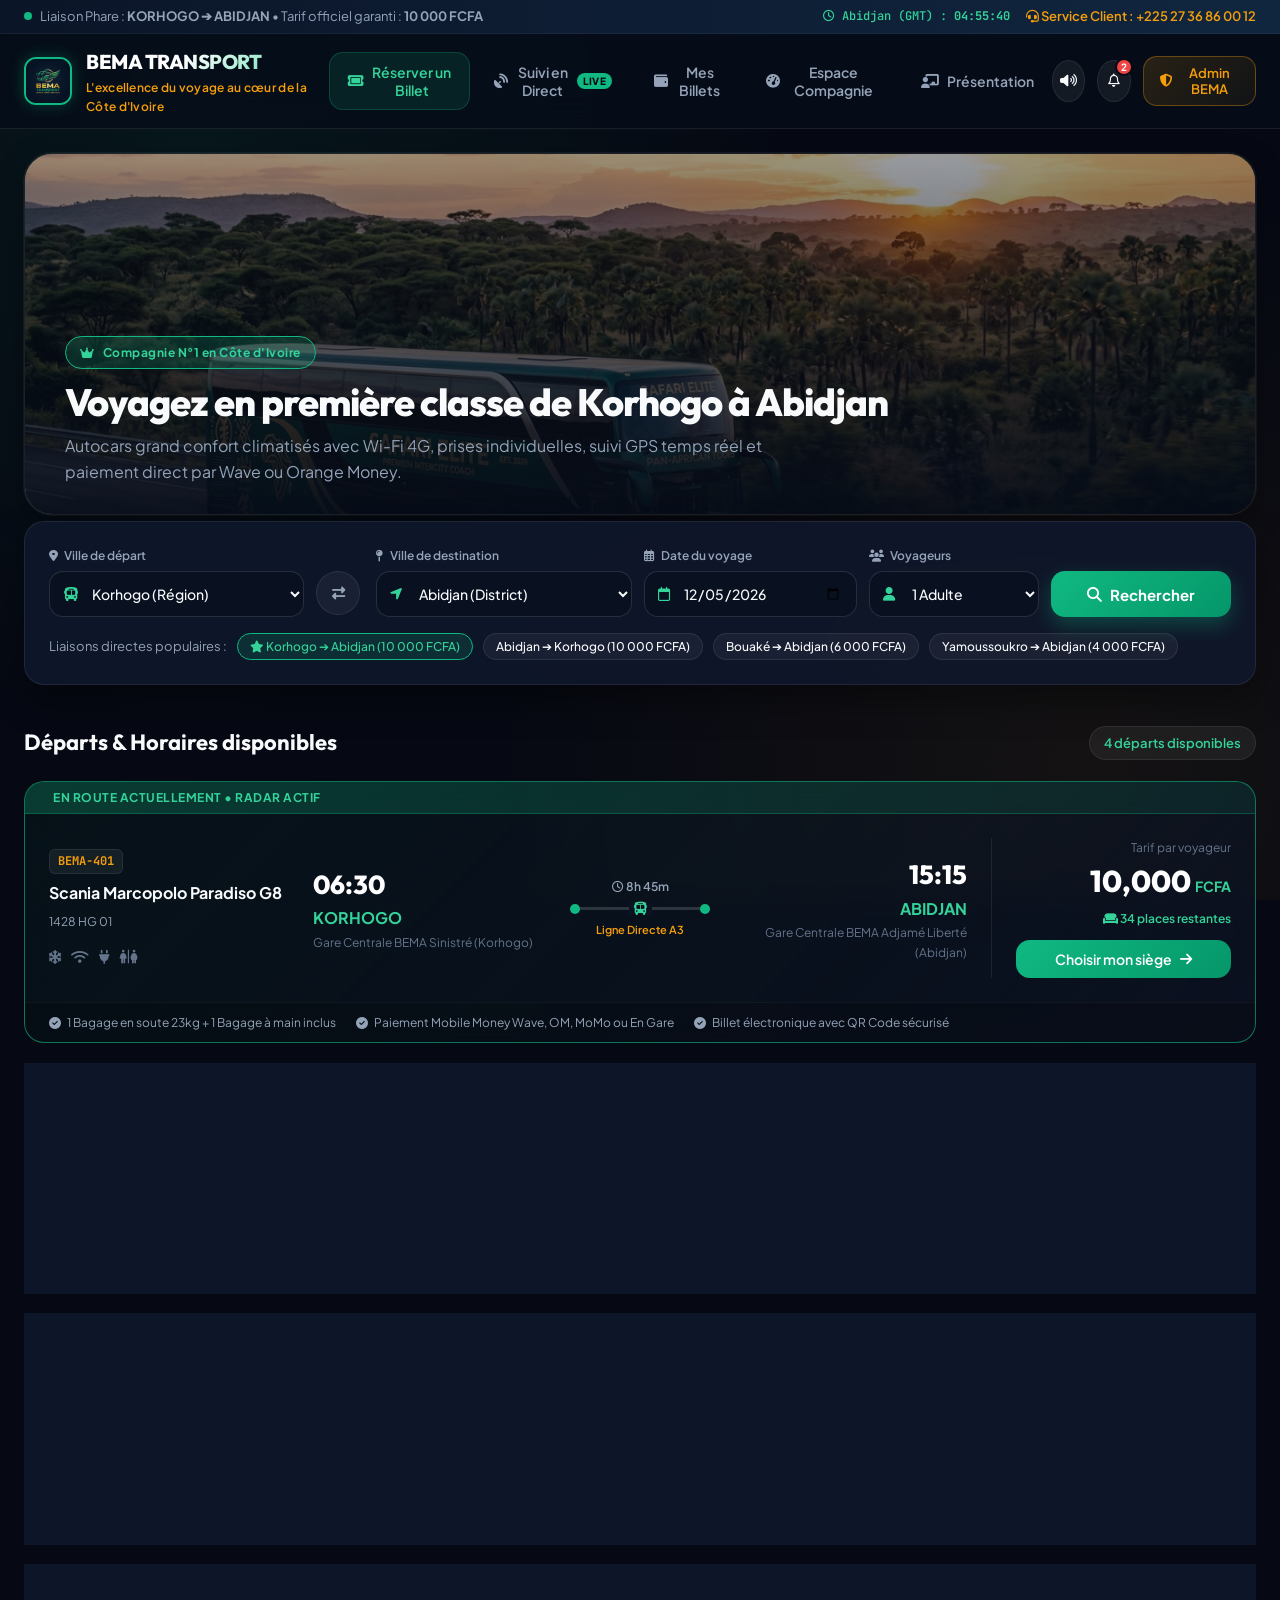
<file: index.html>
<!DOCTYPE html>
<html lang="fr">
<head>
    <meta charset="UTF-8">
    <meta name="viewport" content="width=device-width, initial-scale=1.0">
    <title>BEMA TRANSPORT - Réservation de Billets de Car & Suivi GPS en Direct | Côte d'Ivoire</title>
    <meta name="description" content="Plateforme officielle de réservation de billets de car interurbain en Côte d'Ivoire. Ligne Korhogo - Abidjan à 10 000 FCFA. Paiement sécurisé Wave, Orange Money, MTN MoMo et suivi GPS en temps réel.">
    <link rel="icon" type="image/jpeg" href="assets/logo.jpg">

    <!-- Feuilles de style Leaflet & Application -->
    <link rel="stylesheet" href="css/leaflet.css">
    <link rel="stylesheet" href="css/styles.css">

    <!-- FontAwesome pour les icônes d'interface -->
    <link rel="stylesheet" href="https://cdnjs.cloudflare.com/ajax/libs/font-awesome/6.5.1/css/all.min.css" integrity="sha512-DTOQO9RWCH3ppGqcWaEA1BIZOC6xxalwEsw9c2QQeAIftl+Vegovlnee1c9QX4TctnWMn13TZye+giMm8e2LwA==" crossorigin="anonymous" referrerpolicy="no-referrer" />
</head>
<body>

    <!-- ==========================================================================
         EN-TÊTE PRINCIPAL DU SITE BEMA TRANSPORT
         ========================================================================== -->
    <header class="site-header">
        <!-- Bandeau d'information et horloge GMT Abidjan -->
        <div class="top-bar-ticker">
            <div class="ticker-content">
                <div class="ticker-live-item">
                    <span class="ticker-dot-pulse"></span>
                    <span>Liaison Phare : <strong>KORHOGO ➔ ABIDJAN</strong> • Tarif officiel garanti : <strong>10 000 FCFA</strong></span>
                </div>
                <div class="ticker-right-tools">
                    <span class="clock-badge" id="abidjanClock"><i class="fa-regular fa-clock"></i> Abidjan : 12:00:00</span>
                    <span class="support-pill"><i class="fa-solid fa-headset"></i> Service Client : +225 27 36 86 00 12</span>
                </div>
            </div>
        </div>

        <!-- Navigation principale -->
        <nav class="main-header-nav">
            <div class="brand-identity" onclick="bemaApp.showSection('bookingSection')">
                <img src="assets/logo.jpg" alt="BEMA Transport Logo" class="brand-logo-img">
                <div class="brand-names">
                    <h1>BEMA TRANSPORT</h1>
                    <span class="brand-slogan">L'excellence du voyage au cœur de la Côte d'Ivoire</span>
                </div>
            </div>

            <!-- Liens de navigation -->
            <div class="site-nav-links">
                <button type="button" class="nav-link active" data-section="bookingSection" onclick="bemaApp.showSection('bookingSection')">
                    <i class="fa-solid fa-ticket"></i>
                    <span>Réserver un Billet</span>
                </button>
                <button type="button" class="nav-link" data-section="liveTrackingSection" onclick="bemaApp.showSection('liveTrackingSection')">
                    <i class="fa-solid fa-satellite-dish"></i>
                    <span>Suivi en Direct</span>
                    <span class="nav-badge-live">LIVE</span>
                </button>
                <button type="button" class="nav-link" data-section="myTicketsSection" onclick="bemaApp.showSection('myTicketsSection')">
                    <i class="fa-solid fa-wallet"></i>
                    <span>Mes Billets</span>
                </button>
                <button type="button" class="nav-link" data-section="adminSection" onclick="bemaApp.showSection('adminSection')">
                    <i class="fa-solid fa-gauge-high"></i>
                    <span>Espace Compagnie</span>
                </button>
                <a href="presentation.html" target="_blank" class="nav-link" title="Ouvrir la présentation diaporama pour les collaborateurs">
                    <i class="fa-solid fa-chalkboard-user"></i>
                    <span>Présentation</span>
                </a>
            </div>

            <!-- Actions rapides (Cloche notifications, Audio, Switch Admin) -->
            <div class="header-actions">
                <button type="button" class="btn-icon-header" id="btnAudioToggle" onclick="bemaAudio.toggleAudio(); bemaNotifications.showToast('Audio sonore basculé', 'info');" title="Activer / Désactiver les annonces sonores">
                    <i class="fa-solid fa-volume-high"></i>
                </button>
                <button type="button" class="btn-icon-header" id="btnNotifBell" onclick="bemaNotifications.togglePanel()" title="Centre de notifications">
                    <i class="fa-regular fa-bell"></i>
                    <span class="notif-badge-pill" id="notifBadgeCount" style="display:none;">0</span>
                </button>
                <button type="button" class="btn-admin-switch" onclick="bemaApp.showSection('adminSection')">
                    <i class="fa-solid fa-shield-halved"></i>
                    <span>Admin BEMA</span>
                </button>
            </div>
        </nav>

        <!-- Menu déroulant des notifications -->
        <div class="notifications-dropdown" id="notificationsPanel">
            <div class="notif-header">
                <h4><i class="fa-regular fa-bell"></i> Notifications en direct</h4>
                <button type="button" class="btn-text-action" onclick="bemaNotifications.markAllAsRead()">Tout marquer lu</button>
            </div>
            <div class="notifications-list" id="notificationsList">
                <!-- Rempli dynamiquement par notifications.js -->
            </div>
        </div>
    </header>

    <!-- ==========================================================================
         CONTENU PRINCIPAL DE L'APPLICATION (VUES DYNAMIQUES)
         ========================================================================== -->
    <main class="app-main-content">

        <!-- ====================================================================
             SECTION 1 : PORTAIL VOYAGEUR - RECHERCHE & RÉSERVATION (FLIXBUS STYLE)
             ==================================================================== -->
        <section class="app-section active" id="bookingSection">
            <!-- Bannière Hero -->
            <div class="hero-booking-banner">
                <div class="hero-background-wrap">
                    <img src="assets/hero.jpg" alt="Autocar de luxe BEMA sur l'Autoroute du Nord" class="hero-cover-img">
                    <div class="hero-gradient-overlay"></div>
                    <div class="hero-content-over">
                        <span class="hero-badge-highlight"><i class="fa-solid fa-crown"></i> Compagnie N°1 en Côte d'Ivoire</span>
                        <h2 class="hero-title">Voyagez en première classe de Korhogo à Abidjan</h2>
                        <p class="hero-subtitle">Autocars grand confort climatisés avec Wi-Fi 4G, prises individuelles, suivi GPS temps réel et paiement direct par Wave ou Orange Money.</p>
                    </div>
                </div>
            </div>

            <!-- Formulaire de recherche de trajet -->
            <div class="search-widget-card">
                <form id="tripSearchForm">
                    <div class="search-form-grid">
                        <!-- Ville de départ -->
                        <div class="search-field-group">
                            <label for="searchOrigin"><i class="fa-solid fa-location-dot"></i> Ville de départ</label>
                            <div class="input-with-icon">
                                <i class="fa-solid fa-bus"></i>
                                <select id="searchOrigin" class="form-select" required>
                                    <!-- Rempli par app.js -->
                                </select>
                            </div>
                        </div>

                        <!-- Bouton Permuter les villes -->
                        <button type="button" class="btn-swap-cities" id="btnSwapCities" title="Inverser les villes de départ et d'arrivée">
                            <i class="fa-solid fa-right-left"></i>
                        </button>

                        <!-- Ville d'arrivée -->
                        <div class="search-field-group">
                            <label for="searchDest"><i class="fa-solid fa-map-pin"></i> Ville de destination</label>
                            <div class="input-with-icon">
                                <i class="fa-solid fa-location-arrow"></i>
                                <select id="searchDest" class="form-select" required>
                                    <!-- Rempli par app.js -->
                                </select>
                            </div>
                        </div>

                        <!-- Date de départ -->
                        <div class="search-field-group">
                            <label for="searchDate"><i class="fa-regular fa-calendar-days"></i> Date du voyage</label>
                            <div class="input-with-icon">
                                <i class="fa-regular fa-calendar"></i>
                                <input type="date" id="searchDate" class="form-input" required>
                            </div>
                        </div>

                        <!-- Passagers -->
                        <div class="search-field-group">
                            <label for="searchPassengers"><i class="fa-solid fa-users"></i> Voyageurs</label>
                            <div class="input-with-icon">
                                <i class="fa-solid fa-user"></i>
                                <select id="searchPassengers" class="form-select">
                                    <option value="1">1 Adulte</option>
                                    <option value="2">2 Adultes</option>
                                    <option value="3">3 Adultes</option>
                                    <option value="4">4+ Groupe</option>
                                </select>
                            </div>
                        </div>

                        <!-- Bouton Rechercher -->
                        <button type="submit" class="btn-search-trips">
                            <i class="fa-solid fa-magnifying-glass"></i>
                            <span>Rechercher</span>
                        </button>
                    </div>

                    <!-- Raccourcis de trajets fréquents -->
                    <div class="quick-routes-pills">
                        <span>Liaisons directes populaires :</span>
                        <button type="button" class="route-pill-btn active" onclick="bemaApp.resetSearchToKorhogoAbidjan()">
                            <i class="fa-solid fa-star text-accent"></i> Korhogo ➔ Abidjan (10 000 FCFA)
                        </button>
                        <button type="button" class="route-pill-btn" onclick="document.getElementById('searchOrigin').value='ABIDJAN'; document.getElementById('searchDest').value='KORHOGO'; bemaApp.searchTrips();">
                            Abidjan ➔ Korhogo (10 000 FCFA)
                        </button>
                        <button type="button" class="route-pill-btn" onclick="document.getElementById('searchOrigin').value='BOUAKE'; document.getElementById('searchDest').value='ABIDJAN'; bemaApp.searchTrips();">
                            Bouaké ➔ Abidjan (6 000 FCFA)
                        </button>
                        <button type="button" class="route-pill-btn" onclick="document.getElementById('searchOrigin').value='YAMOUSSOUKRO'; document.getElementById('searchDest').value='ABIDJAN'; bemaApp.searchTrips();">
                            Yamoussoukro ➔ Abidjan (4 000 FCFA)
                        </button>
                    </div>
                </form>
            </div>

            <!-- Liste des départs disponibles (Flixbus style) -->
            <div class="results-wrapper">
                <div class="results-header-bar">
                    <h3>Départs & Horaires disponibles</h3>
                    <span class="results-count-badge" id="resultsCountBadge">4 départs disponibles</span>
                </div>

                <div class="trip-results-list" id="tripResultsContainer">
                    <!-- Rempli dynamiquement par app.js -->
                </div>
            </div>
        </section>

        <!-- ====================================================================
             SECTION 2 : RADAR DE SUIVI EN DIRECT (LIVE GPS TRACKING SUR CARTE)
             ==================================================================== -->
        <section class="app-section" id="liveTrackingSection">
            <div class="live-tracking-layout">
                <!-- Carte interactive Leaflet -->
                <div class="map-viewport-card">
                    <div class="map-live-header">
                        <div class="header-left">
                            <span class="badge-operator-secure"><i class="fa-solid fa-satellite"></i> RADAR SATELLITE ACTIF</span>
                            <h3>Suivi en direct : Car BEMA-401 (Korhogo ➔ Abidjan)</h3>
                        </div>
                        <div class="header-controls">
                            <button type="button" class="btn btn-sm btn-secondary" id="btnMapPlayPause" onclick="bemaMap.togglePlayPause()">
                                <i class="fa-solid fa-pause"></i> <span>Mettre en Pause</span>
                            </button>
                        </div>
                    </div>
                    <div id="liveMapContainer" class="map-container-frame"></div>
                </div>

                <!-- Télémétrie HUD du véhicule -->
                <div class="telemetry-hud-sidebar">
                    <div class="hud-title-wrap">
                        <h3>Télémétrie de Bord</h3>
                        <span class="status-pill-hud badge-ontime" id="hudTripStatusPill">
                            <i class="fa-solid fa-circle-check"></i> En Circulation Normale
                        </span>
                    </div>

                    <!-- Vitesse en direct -->
                    <div class="speedometer-card">
                        <span class="step-label">Vitesse Instantanée</span>
                        <div class="speedo-dial" id="hudSpeedValue">84</div>
                        <span class="speedo-unit">Kilomètres / Heure (km/h)</span>
                    </div>

                    <!-- Progression globale de Korhogo à Abidjan -->
                    <div class="hud-progress-block">
                        <div class="progress-labels-row">
                            <span>Progression de l'itinéraire</span>
                            <strong id="hudProgressPercent" class="text-emerald">48%</strong>
                        </div>
                        <div class="hud-track-bar">
                            <div class="hud-track-fill" id="hudProgressBarFill" style="width: 48%;"></div>
                        </div>
                        <div class="hud-km-stats">
                            <span>Parcourus : <strong id="hudKmCovered">278 km</strong></span>
                            <span>Restants : <strong id="hudKmRemaining">302 km</strong></span>
                        </div>
                    </div>

                    <!-- Prochain arrêt / Gare -->
                    <div class="hud-step-card">
                        <span class="step-label">Prochaine Étape / Arrêt</span>
                        <strong class="next-stop-title" id="hudNextStopName">Gare Centrale de Bouaké</strong>
                        <span class="step-distance" id="hudNextStopDist">à 14 km (arrivée dans ~12 min)</span>
                    </div>

                    <!-- Heure estimée d'arrivée (ETA) -->
                    <div class="hud-step-card">
                        <span class="step-label">Heure d'Arrivée Estimée à Abidjan</span>
                        <strong class="next-stop-title text-accent" id="hudEstimatedArrival">15:15 (À l'heure)</strong>
                        <span class="step-distance">Terminus : Gare Centrale BEMA Adjamé Liberté</span>
                    </div>

                    <!-- Simulateur interactif de conduite et d'incidents -->
                    <div class="sim-controls-block">
                        <span class="sim-controls-title">Contrôles du Simulateur GPS :</span>
                        <div class="sim-buttons-grid">
                            <button type="button" class="btn-sim btn-sim-speed" data-speed="1" onclick="bemaMap.setSimulationSpeed(1)">x1 (Réel)</button>
                            <button type="button" class="btn-sim btn-sim-speed active" data-speed="5" onclick="bemaMap.setSimulationSpeed(5)">x5 (Démo)</button>
                            <button type="button" class="btn-sim btn-sim-speed" data-speed="25" onclick="bemaMap.setSimulationSpeed(25)">x25 (Rapide)</button>
                            <button type="button" class="btn-sim" onclick="bemaMap.skipToNextCheckpoint()">Sauter étape</button>
                        </div>
                        <button type="button" class="btn-trigger-delay" onclick="bemaMap.triggerSimulatedDelay()">
                            <i class="fa-solid fa-triangle-exclamation"></i>
                            <span>Simuler un Retard (+25 min Péage)</span>
                        </button>
                    </div>
                </div>
            </div>
        </section>

        <!-- ====================================================================
             SECTION 3 : MES BILLETS & HISTORIQUE VOYAGEUR
             ==================================================================== -->
        <section class="app-section" id="myTicketsSection">
            <div class="section-title-wrap mb-4">
                <h2>Mon Portefeuille de Billets Électroniques</h2>
                <p class="text-secondary">Retrouvez tous vos titres de transport réservés avec leur QR code d'accès et le suivi en temps réel.</p>
            </div>
            <div id="myTicketsContainer">
                <!-- Rempli par ticket.js -->
            </div>
        </section>

        <!-- ====================================================================
             SECTION 4 : ESPACE COMPAGNIE & BACK-OFFICE ADMIN BEMA
             ==================================================================== -->
        <section class="app-section" id="adminSection">
            <div class="admin-header-strip">
                <div>
                    <h2>Espace Gestionnaire • BEMA TRANSPORT</h2>
                    <p class="text-secondary">Supervision du réseau, programmation des départs, contrôle d'embarquement et flotte.</p>
                </div>
                <button type="button" class="btn btn-primary" onclick="bemaAdmin.openNewScheduleModal()">
                    <i class="fa-solid fa-plus"></i>
                    <span>Programmer un Nouveau Départ</span>
                </button>
            </div>

            <!-- 4 Indicateurs Clés de Performance (KPIs) -->
            <div class="kpi-metrics-grid">
                <div class="kpi-card">
                    <div class="kpi-icon revenue"><i class="fa-solid fa-sack-dollar"></i></div>
                    <div>
                        <span class="kpi-value" id="kpiRevenue">2 450 000 FCFA</span>
                        <span class="kpi-label">Recettes encaissées aujourd'hui</span>
                    </div>
                </div>
                <div class="kpi-card">
                    <div class="kpi-icon tickets"><i class="fa-solid fa-ticket"></i></div>
                    <div>
                        <span class="kpi-value" id="kpiTicketsSold">245</span>
                        <span class="kpi-label">Billets délivrés ce jour</span>
                    </div>
                </div>
                <div class="kpi-card">
                    <div class="kpi-icon occupancy"><i class="fa-solid fa-chart-pie"></i></div>
                    <div>
                        <span class="kpi-value" id="kpiOccupancy">88%</span>
                        <span class="kpi-label">Taux d'occupation moyen</span>
                    </div>
                </div>
                <div class="kpi-card">
                    <div class="kpi-icon fleet"><i class="fa-solid fa-bus"></i></div>
                    <div>
                        <span class="kpi-value" id="kpiActiveBuses">4</span>
                        <span class="kpi-label">Autocars actifs sur le réseau</span>
                    </div>
                </div>
            </div>

            <!-- Module Scanner & Contrôle d'Embarquement en Gare -->
            <div class="admin-block-card">
                <div class="card-title-row">
                    <h3><i class="fa-solid fa-qrcode text-emerald"></i> Contrôle & Validation des Billets (Embarquement en Gare)</h3>
                    <span class="badge-operator-secure">Mode Contrôleur Actif</span>
                </div>
                <div class="scanner-grid-layout">
                    <!-- Viseur scanner -->
                    <div class="scanner-camera-box">
                        <div class="scanner-viewfinder">
                            <i class="fa-solid fa-qrcode"></i>
                            <div class="scanner-laser-line"></div>
                        </div>
                        <p class="mt-3 text-secondary">Placez le QR Code du billet devant le lecteur ou utilisez la saisie manuelle :</p>
                        <div class="input-group-manual mt-2" style="display:flex; gap:8px; width:80%; max-width:360px;">
                            <input type="text" id="scannerManualInput" class="form-input" placeholder="Ex: BEMA-KOR-ABJ-8842">
                            <button type="button" class="btn btn-secondary" onclick="bemaAdmin.validateScannedTicketInput()">Valider</button>
                        </div>
                        <button type="button" class="btn btn-sm btn-outline mt-3" onclick="bemaAdmin.scanLatestTicketShortcut()">
                            <i class="fa-solid fa-bolt"></i> Scanner automatiquement le dernier billet créé
                        </button>
                    </div>

                    <!-- Résultat de vérification -->
                    <div class="scanner-result-box" id="scannerResultDisplay">
                        <div class="text-center text-muted">
                            <i class="fa-solid fa-barcode" style="font-size: 40px; margin-bottom: 12px;"></i>
                            <p>En attente de scan d'un billet...</p>
                        </div>
                    </div>
                </div>
            </div>

            <!-- Tableau de Gestion des Départs & Horaires -->
            <div class="admin-block-card">
                <div class="card-title-row">
                    <h3><i class="fa-solid fa-calendar-check text-accent"></i> Horaires et Départs Programmés</h3>
                </div>
                <div class="table-responsive">
                    <table class="admin-data-table">
                        <thead>
                            <tr>
                                <th>Code Voyage</th>
                                <th>Liaison & Gare</th>
                                <th>Horaires</th>
                                <th>Autocar BEMA</th>
                                <th>Chauffeur</th>
                                <th>Tarif</th>
                                <th>Occupation</th>
                                <th>Statut</th>
                                <th>Actions</th>
                            </tr>
                        </thead>
                        <tbody id="adminDeparturesTableBody">
                            <!-- Rempli par admin.js -->
                        </tbody>
                    </table>
                </div>
            </div>

            <!-- Tableau de la Flotte BEMA TRANSPORT -->
            <div class="admin-block-card">
                <div class="card-title-row">
                    <h3><i class="fa-solid fa-van-shuttle text-info"></i> Parc Automobile & Véhicules BEMA</h3>
                </div>
                <div class="table-responsive">
                    <table class="admin-data-table">
                        <thead>
                            <tr>
                                <th>ID Car</th>
                                <th>Immatriculation CI</th>
                                <th>Modèle & Version</th>
                                <th>Capacité</th>
                                <th>Chauffeur Titulaire</th>
                                <th>Kilométrage</th>
                                <th>État Opérationnel</th>
                                <th>Équipements</th>
                            </tr>
                        </thead>
                        <tbody id="adminFleetTableBody">
                            <!-- Rempli par admin.js -->
                        </tbody>
                    </table>
                </div>
            </div>
        </section>

        <!-- ====================================================================
             SECTION 5 : VUE GRAND FORMAT DU E-BILLET APRÈS RÉSERVATION
             ==================================================================== -->
        <section class="app-section" id="ticketViewSection">
            <div id="ticketViewContainer">
                <!-- Rempli par ticket.js -->
            </div>
        </section>

    </main>

    <!-- ==========================================================================
         MODALES INTERACTIVES
         ========================================================================== -->

    <!-- Modal 1 : Plan de sièges interactif (SeatMap Flixbus) -->
    <div class="modal-overlay" id="seatSelectionModal">
        <div class="modal-card">
            <div class="modal-header">
                <div>
                    <h3>Sélectionnez votre Siège à bord</h3>
                    <p class="text-secondary text-sm">Choisissez votre place préférée (Fenêtre, Couloir ou Vue Panoramique)</p>
                </div>
                <button type="button" class="btn-close-modal" onclick="bemaApp.closeSeatSelectionModal()" title="Fermer">
                    <i class="fa-solid fa-xmark"></i>
                </button>
            </div>
            <div class="modal-body" id="seatMapContainer">
                <!-- Rendu par seatmap.js -->
            </div>
        </div>
    </div>

    <!-- Modal 2 : Coordonnées du voyageur -->
    <div class="modal-overlay" id="passengerModal">
        <div class="modal-card" style="max-width: 540px;">
            <div class="modal-header">
                <div>
                    <h3>Informations du Passager</h3>
                    <p class="text-secondary text-sm">Les informations doivent correspondre à votre pièce d'identité</p>
                </div>
                <button type="button" class="btn-close-modal" onclick="bemaApp.closePassengerModal()" title="Fermer">
                    <i class="fa-solid fa-xmark"></i>
                </button>
            </div>
            <div class="modal-body">
                <div id="passengerTripSummary" class="mb-3"></div>
                <form id="passengerDetailsForm">
                    <div class="form-group mb-3">
                        <label for="passFullName"><i class="fa-solid fa-user"></i> Nom et Prénom complet :</label>
                        <input type="text" id="passFullName" class="form-input" placeholder="Ex: Kouamé Jean-Marc" required value="Kouamé Jean-Marc">
                    </div>
                    <div class="form-group mb-3">
                        <label for="passPhone"><i class="fa-solid fa-phone"></i> Téléphone Mobile (Côte d'Ivoire) :</label>
                        <input type="tel" id="passPhone" class="form-input" placeholder="+225 07 XX XX XX XX" required value="+225 07 48 99 22 10">
                        <small class="text-muted">Nécessaire pour la réception du SMS de confirmation et du e-billet.</small>
                    </div>
                    <div class="form-group mb-3">
                        <label for="passIdCard"><i class="fa-solid fa-id-card"></i> Numéro CNI / Passeport / Attestation :</label>
                        <input type="text" id="passIdCard" class="form-input" placeholder="Ex: C009841284" value="CI-009841284">
                    </div>
                    <div class="form-group mb-4">
                        <label for="passEmail"><i class="fa-solid fa-envelope"></i> Adresse Email (Optionnel) :</label>
                        <input type="email" id="passEmail" class="form-input" placeholder="mon.email@gmail.com" value="voyageur.ci@gmail.com">
                    </div>
                    <button type="submit" class="btn btn-primary w-100" style="width:100%; justify-content:center; padding:14px; font-size:16px;">
                        <span>Accéder au Paiement Mobile Money</span>
                        <i class="fa-solid fa-arrow-right"></i>
                    </button>
                </form>
            </div>
        </div>
    </div>

    <!-- Modal 3 : Paiement Mobile Money (Wave, OM, MTN, Moov, Carte, En Gare) -->
    <div class="modal-overlay" id="paymentModal">
        <div id="paymentModalContent" style="width:100%; display:flex; justify-content:center;">
            <!-- Rendu par payment.js -->
        </div>
    </div>

    <!-- Modal 4 : Programmer un nouveau départ (Admin) -->
    <div class="modal-overlay" id="newScheduleModal">
        <div class="modal-card" style="max-width: 600px;">
            <div class="modal-header">
                <div>
                    <h3>Programmer un Nouveau Départ</h3>
                    <p class="text-secondary text-sm">Ajouter une liaison au tableau des horaires BEMA</p>
                </div>
                <button type="button" class="btn-close-modal" onclick="bemaAdmin.closeNewScheduleModal()" title="Fermer">
                    <i class="fa-solid fa-xmark"></i>
                </button>
            </div>
            <div class="modal-body">
                <form onsubmit="bemaAdmin.createNewDeparture(event)">
                    <div class="form-row-2 mb-3" style="display:grid; grid-template-columns:1fr 1fr; gap:12px;">
                        <div class="form-group">
                            <label for="adminNewOrigin">Ville de départ :</label>
                            <select id="adminNewOrigin" class="form-select" required></select>
                        </div>
                        <div class="form-group">
                            <label for="adminNewDest">Ville d'arrivée :</label>
                            <select id="adminNewDest" class="form-select" required></select>
                        </div>
                    </div>
                    <div class="form-row-2 mb-3" style="display:grid; grid-template-columns:1fr 1fr; gap:12px;">
                        <div class="form-group">
                            <label for="adminNewDepTime">Heure de départ :</label>
                            <input type="time" id="adminNewDepTime" class="form-input" value="10:00" required>
                        </div>
                        <div class="form-group">
                            <label for="adminNewArrTime">Heure d'arrivée estimée :</label>
                            <input type="time" id="adminNewArrTime" class="form-input" value="18:45" required>
                        </div>
                    </div>
                    <div class="form-group mb-3">
                        <label for="adminNewBusSelect">Affectation du Car BEMA :</label>
                        <select id="adminNewBusSelect" class="form-select" required></select>
                    </div>
                    <div class="form-group mb-3">
                        <label for="adminNewDriverSelect">Chauffeur Assigné :</label>
                        <select id="adminNewDriverSelect" class="form-select" required></select>
                    </div>
                    <div class="form-row-2 mb-4" style="display:grid; grid-template-columns:1fr 1fr; gap:12px;">
                        <div class="form-group">
                            <label for="adminNewPrice">Prix du Billet (FCFA) :</label>
                            <input type="number" id="adminNewPrice" class="form-input" value="10000" step="500" required>
                        </div>
                        <div class="form-group">
                            <label for="adminNewServiceType">Service :</label>
                            <select id="adminNewServiceType" class="form-select">
                                <option value="VIP Climatisé">VIP Climatisé Grand Confort</option>
                                <option value="Confort Plus">Confort Plus Climatisé</option>
                                <option value="Standard Climatisé">Standard Climatisé</option>
                                <option value="Bus de Nuit VIP">Bus de Nuit VIP Couchette</option>
                            </select>
                        </div>
                    </div>
                    <button type="submit" class="btn btn-primary" style="width:100%; justify-content:center; padding:12px;">
                        <i class="fa-solid fa-check"></i>
                        <span>Enregistrer et Publier le Départ</span>
                    </button>
                </form>
            </div>
        </div>
    </div>

    <!-- Modal 5 : Signalement de retard / modification de statut (Admin) -->
    <div class="modal-overlay" id="delayModal">
        <div class="modal-card" style="max-width: 500px;">
            <div class="modal-header">
                <div>
                    <h3>Mise à jour Horaire & Trafic</h3>
                    <p class="text-secondary text-sm" id="delayModalTripInfo">Car BEMA-401</p>
                </div>
                <button type="button" class="btn-close-modal" onclick="bemaAdmin.closeDelayModal()" title="Fermer">
                    <i class="fa-solid fa-xmark"></i>
                </button>
            </div>
            <div class="modal-body">
                <form onsubmit="bemaAdmin.saveDelayUpdate(event)">
                    <input type="hidden" id="delayDepartureId">
                    <div class="form-group mb-3">
                        <label for="delayStatusSelect">Statut du voyage :</label>
                        <select id="delayStatusSelect" class="form-select">
                            <option value="a_l_heure">À l'heure (Circulation normale)</option>
                            <option value="embarquement">En cours d'embarquement</option>
                            <option value="en_route">En route (Sur autoroute A3)</option>
                            <option value="retarde" selected>Retardé</option>
                            <option value="termine">Arrivé à quai / Terminé</option>
                        </select>
                    </div>
                    <div class="form-group mb-3">
                        <label for="delayMinutesInput">Retard estimé (en minutes) :</label>
                        <input type="number" id="delayMinutesInput" class="form-input" value="25" min="0" step="5">
                    </div>
                    <div class="form-group mb-4">
                        <label for="delayReasonInput">Motif du retard :</label>
                        <input type="text" id="delayReasonInput" class="form-input" value="Ralentissement important au péage de Yamoussoukro (travaux de voirie)">
                    </div>
                    <button type="submit" class="btn btn-primary" style="width:100%; justify-content:center; padding:12px;">
                        <i class="fa-solid fa-bell"></i>
                        <span>Diffuser la mise à jour aux voyageurs</span>
                    </button>
                </form>
            </div>
        </div>
    </div>

    <!-- Modal 6 : Diffusion d'alerte spécifique (Admin) -->
    <div class="modal-overlay" id="alertBroadcastModal">
        <div class="modal-card" style="max-width: 500px;">
            <div class="modal-header">
                <div>
                    <h3>Diffuser une alerte aux passagers</h3>
                    <p class="text-secondary text-sm" id="broadcastTargetInfo"></p>
                </div>
                <button type="button" class="btn-close-modal" onclick="bemaAdmin.closeAlertBroadcastModal()" title="Fermer">
                    <i class="fa-solid fa-xmark"></i>
                </button>
            </div>
            <div class="modal-body">
                <form onsubmit="bemaAdmin.sendBroadcastAlert(event)">
                    <input type="hidden" id="broadcastDepartureId">
                    <div class="form-group mb-3">
                        <label for="broadcastTitleInput">Titre de l'annonce :</label>
                        <input type="text" id="broadcastTitleInput" class="form-input" value="Changement de quai d'embarquement" required>
                    </div>
                    <div class="form-group mb-4">
                        <label for="broadcastMessageInput">Message diffusé par SMS & App :</label>
                        <textarea id="broadcastMessageInput" class="form-input" rows="4" style="height:auto;" required>Veuillez vous présenter au Quai N° 3 de la gare de Korhogo pour l'embarquement immédiat du car BEMA-401.</textarea>
                    </div>
                    <button type="submit" class="btn btn-primary" style="width:100%; justify-content:center; padding:12px;">
                        <i class="fa-solid fa-paper-plane"></i>
                        <span>Diffuser l'annonce immédiatement</span>
                    </button>
                </form>
            </div>
        </div>
    </div>

    <!-- Conteneur des notifications flottantes (Toast) -->
    <div class="toast-container" id="toastContainer"></div>

    <!-- ==========================================================================
         SCRIPTS JAVASCRIPT
         ========================================================================== -->
    <script src="js/leaflet.js"></script>
    <script src="js/qrcode.min.js"></script>
    <script src="js/audio.js"></script>
    <script src="js/data.js"></script>
    <script src="js/storage.js"></script>
    <script src="js/seatmap.js"></script>
    <script src="js/payment.js"></script>
    <script src="js/ticket.js"></script>
    <script src="js/map.js"></script>
    <script src="js/admin.js"></script>
    <script src="js/notifications.js"></script>
    <script src="js/app.js"></script>

</body>
</html>
</file>
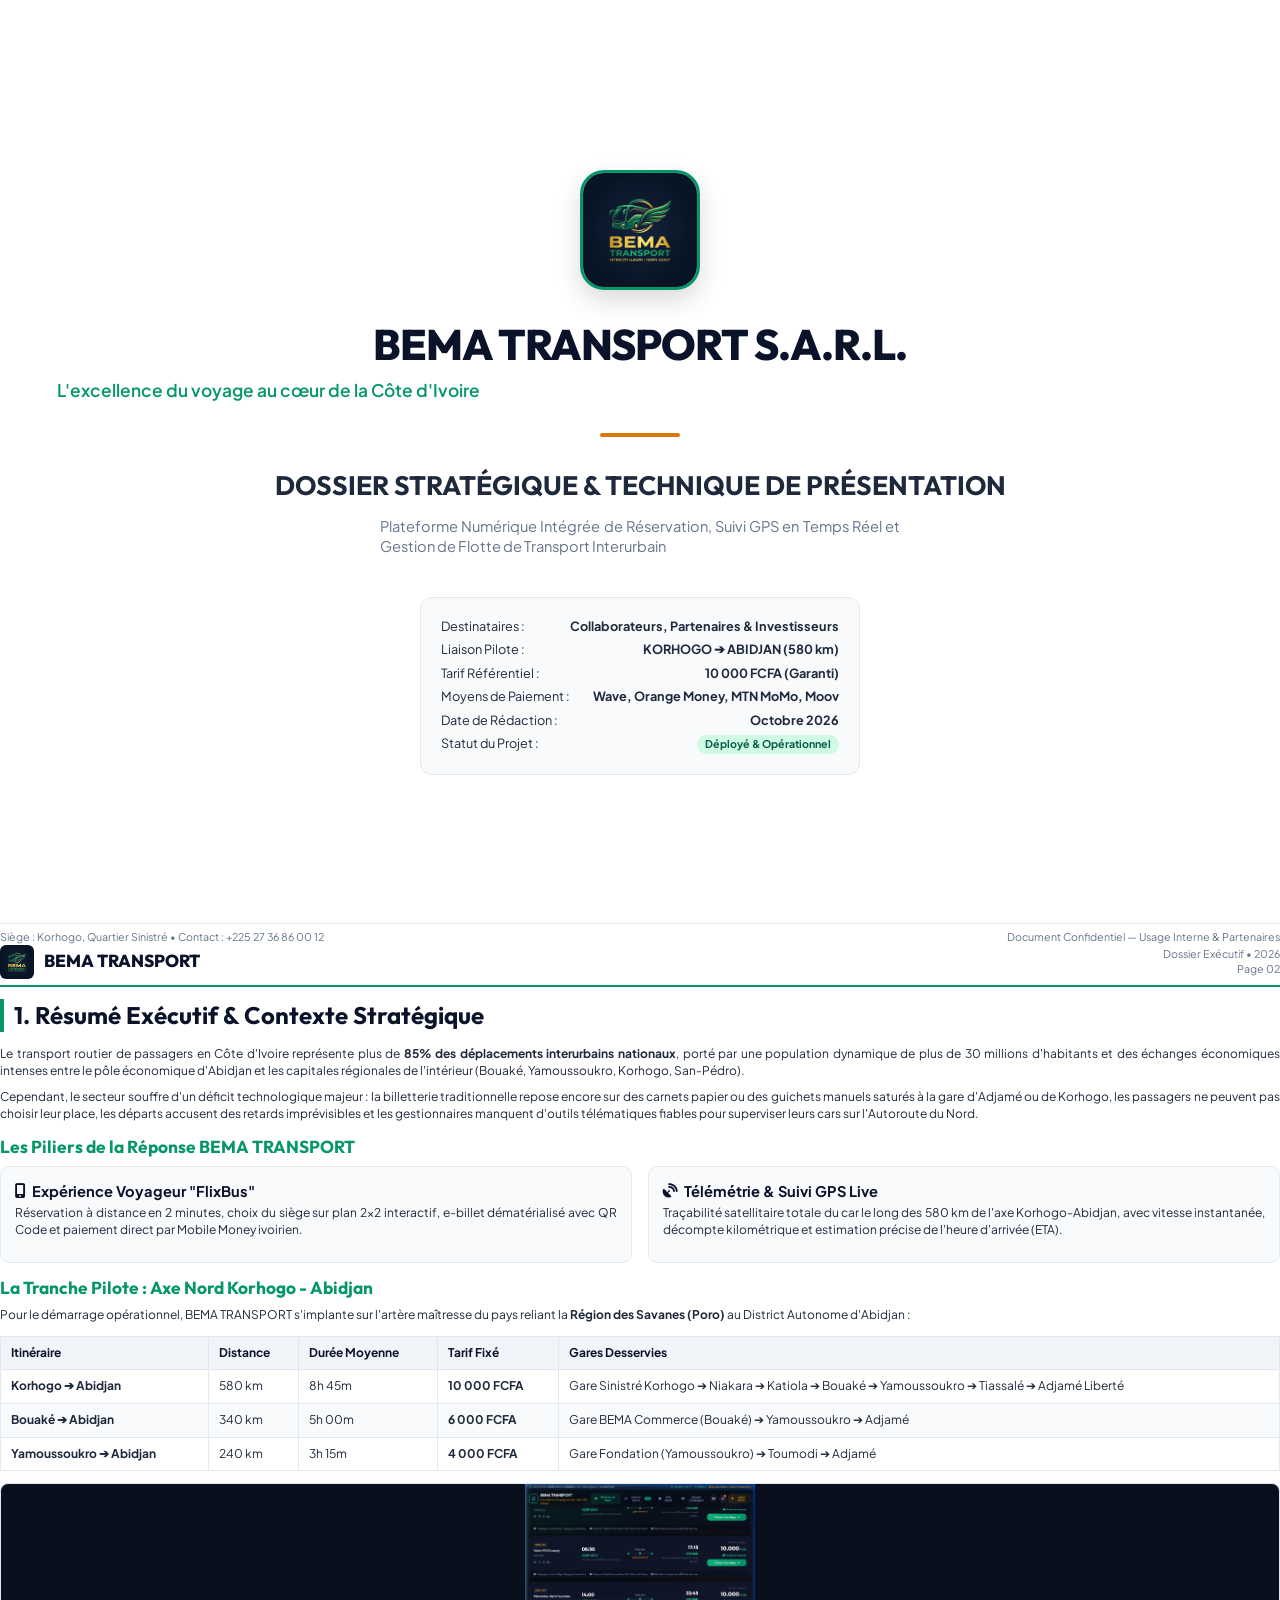
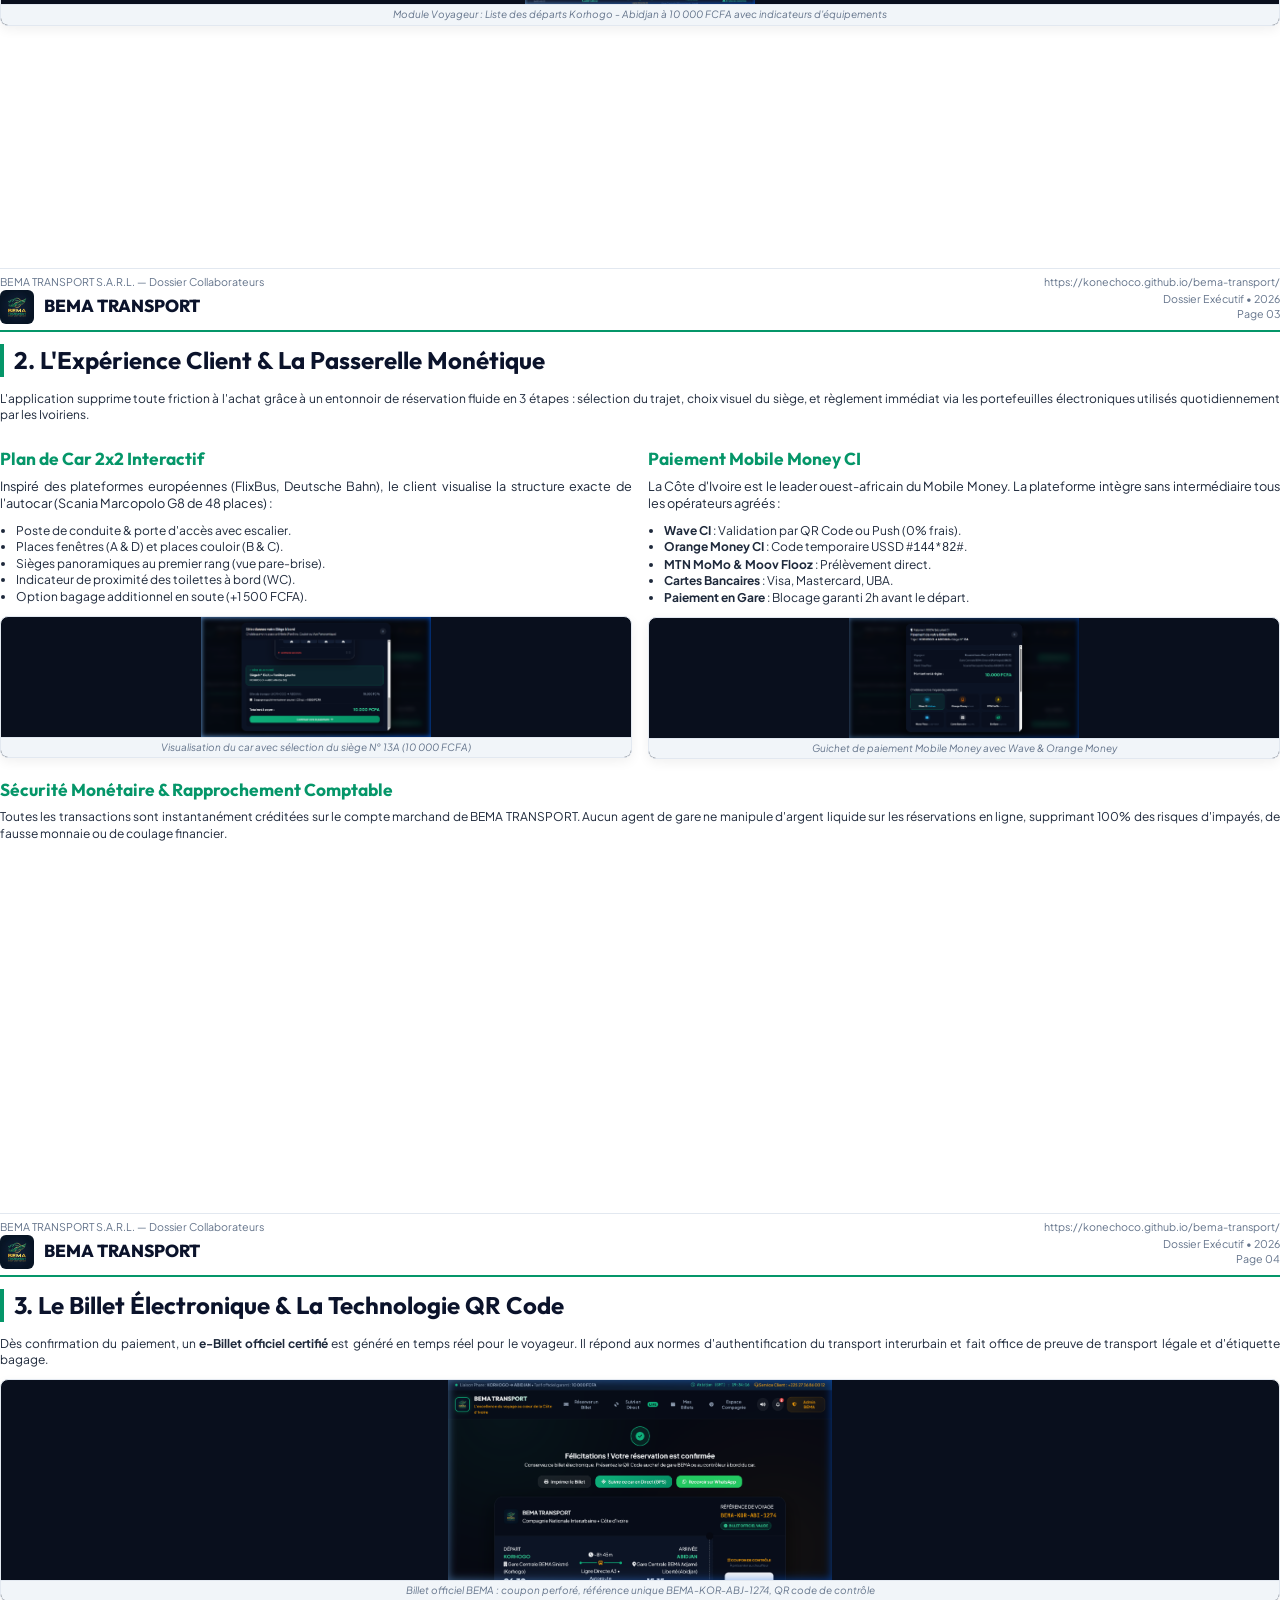
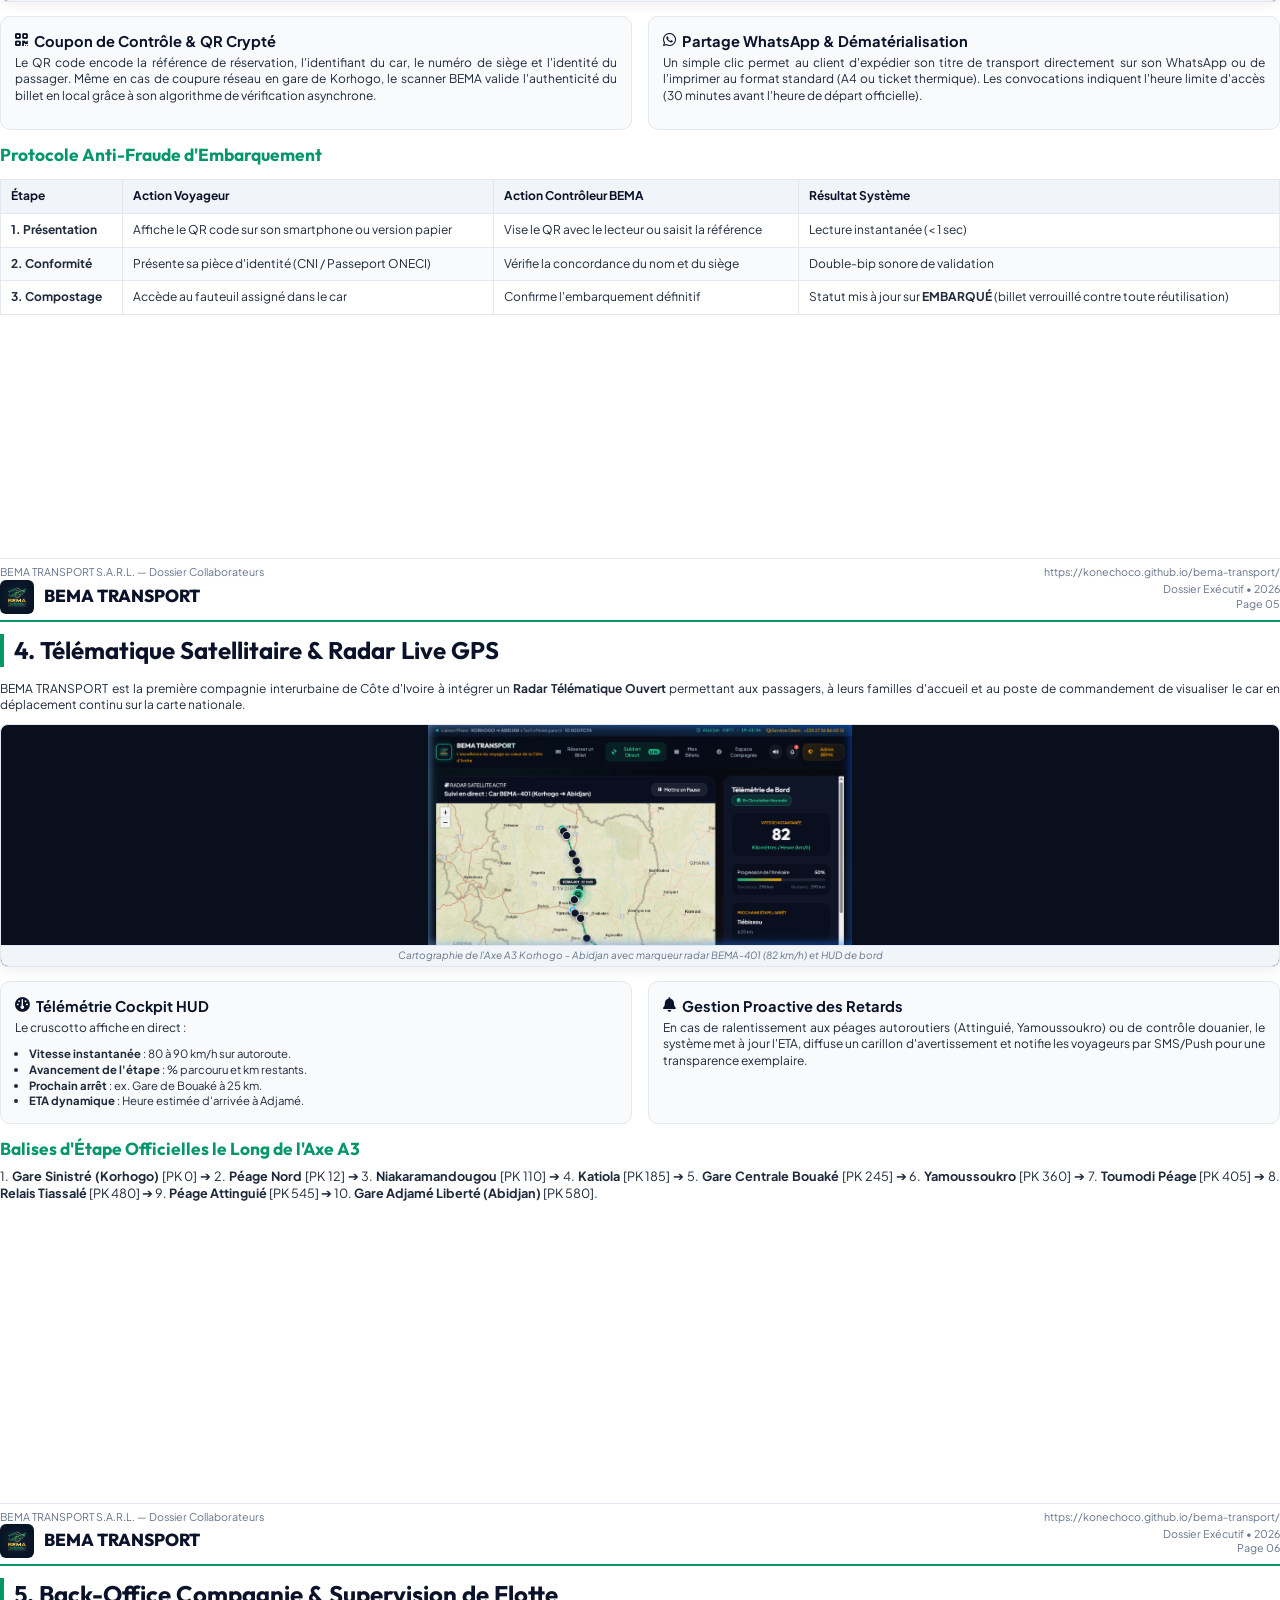
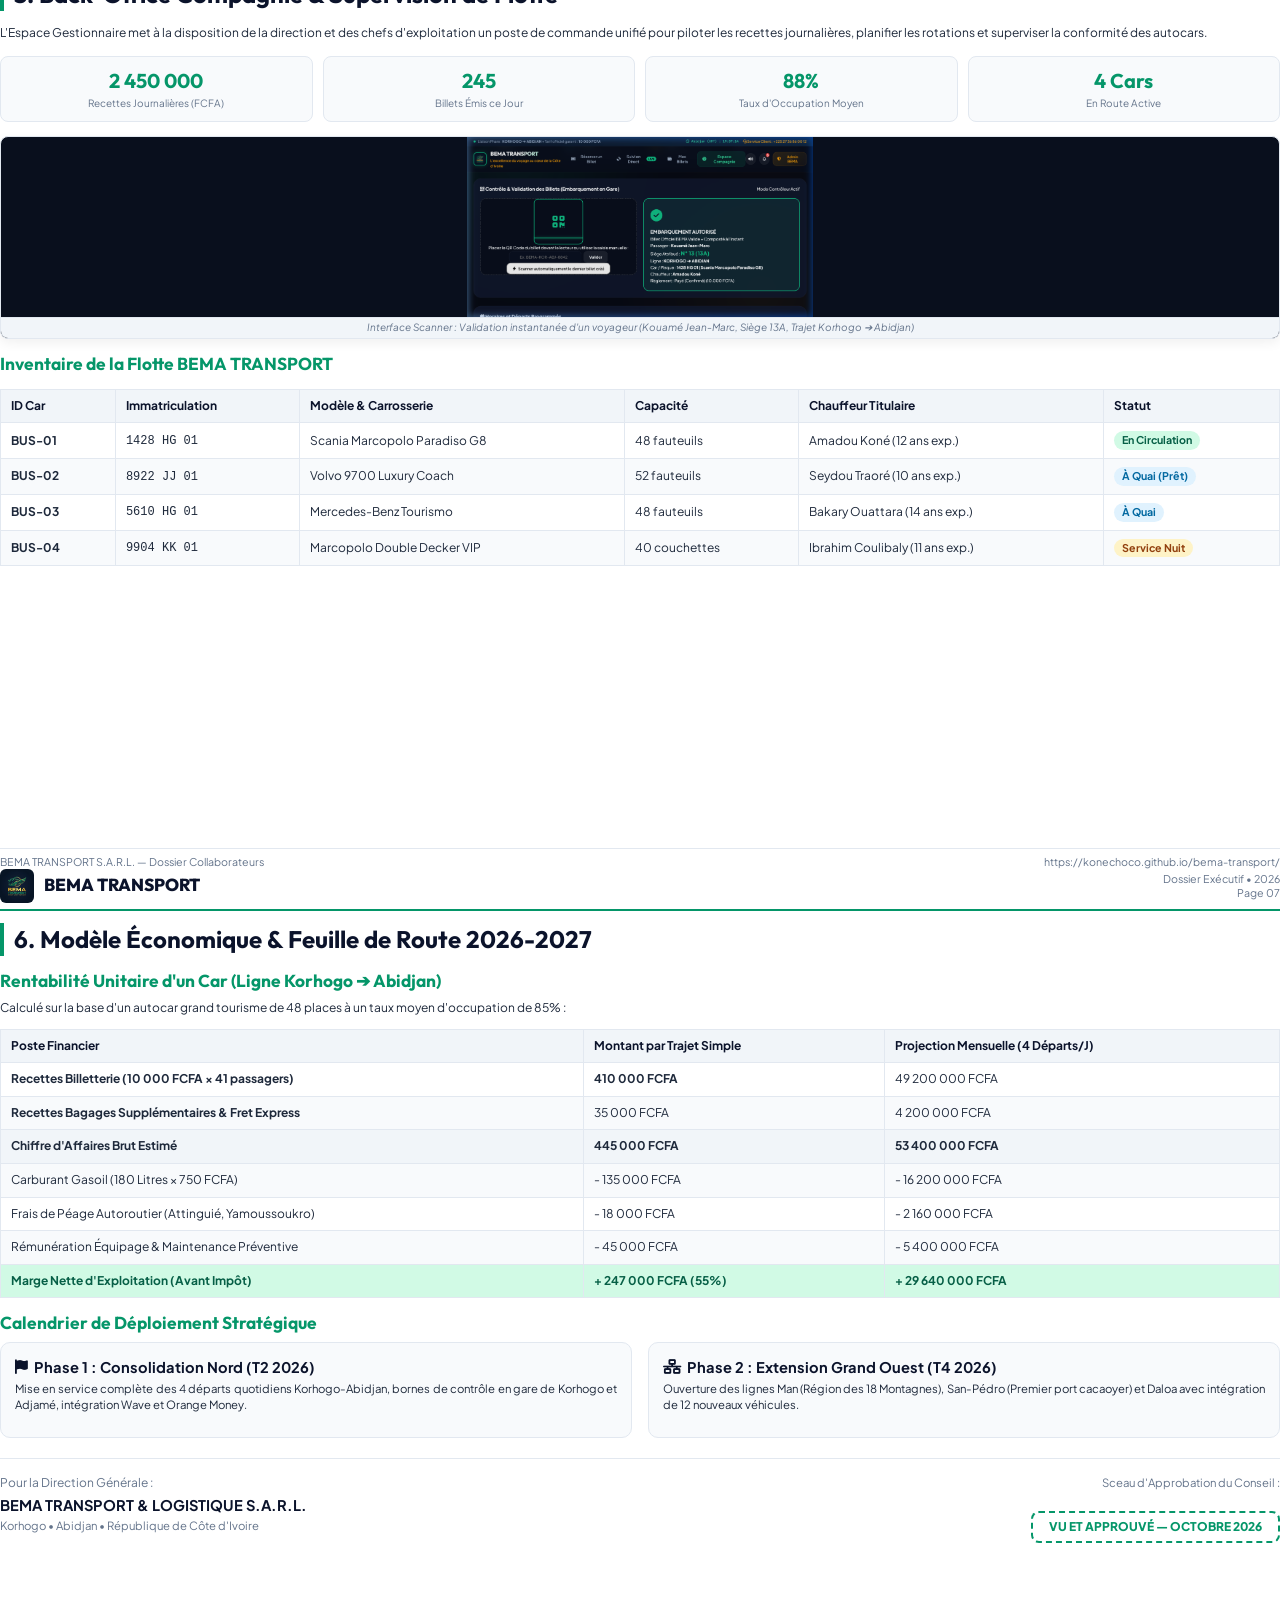
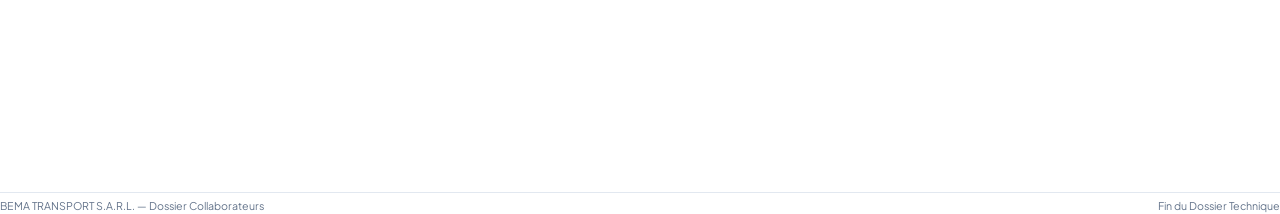
<file: dossier_presentation.html>
<!DOCTYPE html>
<html lang="fr">
<head>
    <meta charset="UTF-8">
    <meta name="viewport" content="width=device-width, initial-scale=1.0">
    <title>BEMA TRANSPORT — Dossier de Présentation Exécutif</title>
    <link rel="icon" type="image/jpeg" href="assets/logo.jpg">
    <link href="https://fonts.googleapis.com/css2?family=Outfit:wght@400;600;700;800&family=Plus+Jakarta+Sans:wght@300;400;500;600;700&family=JetBrains+Mono:wght@500;700&display=swap" rel="stylesheet">
    <link rel="stylesheet" href="https://cdnjs.cloudflare.com/ajax/libs/font-awesome/6.5.1/css/all.min.css">
    <style>
        @page {
            size: A4 portrait;
            margin: 10mm 15mm;
        }

        :root {
            --primary: #059669;
            --primary-light: #10b981;
            --dark: #0b132b;
            --text-dark: #1e293b;
            --text-light: #64748b;
            --border: #e2e8f0;
            --bg-light: #f8fafc;
            --accent: #d97706;
        }

        *, *::before, *::after {
            box-sizing: border-box;
            margin: 0;
            padding: 0;
        }

        body {
            font-family: 'Plus Jakarta Sans', sans-serif;
            color: var(--text-dark);
            background: #ffffff;
            font-size: 9pt;
            line-height: 1.38;
        }

        .page {
            width: 100%;
            height: 250mm;
            max-height: 250mm;
            page-break-inside: avoid;
            break-inside: avoid;
            page-break-after: always;
            break-after: page;
            position: relative;
            box-sizing: border-box;
            overflow: hidden;
            display: flex;
            flex-direction: column;
        }

        .page:last-of-type {
            page-break-after: auto;
            break-after: auto;
        }

        /* En-tête et pied de page officiel */
        .doc-header {
            display: flex;
            justify-content: space-between;
            align-items: center;
            border-bottom: 2px solid var(--primary);
            padding-bottom: 6px;
            margin-bottom: 12px;
        }

        .doc-header-brand {
            display: flex;
            align-items: center;
            gap: 10px;
        }

        .doc-logo {
            width: 34px;
            height: 34px;
            border-radius: 6px;
        }

        .doc-header-title {
            font-family: 'Outfit', sans-serif;
            font-size: 13pt;
            font-weight: 800;
            color: var(--dark);
        }

        .doc-header-meta {
            font-size: 8pt;
            color: var(--text-light);
            text-align: right;
        }

        .doc-footer {
            position: absolute;
            bottom: 0;
            left: 0;
            right: 0;
            border-top: 1px solid var(--border);
            padding-top: 6px;
            display: flex;
            justify-content: space-between;
            font-size: 8pt;
            color: var(--text-light);
            background: white;
        }

        /* Page de Garde */
        .cover-page {
            text-align: center;
            justify-content: center;
            padding: 40mm 15mm;
        }

        .cover-logo-big {
            width: 120px;
            height: 120px;
            border-radius: 24px;
            box-shadow: 0 10px 25px rgba(0,0,0,0.15);
            margin-bottom: 20px;
            border: 3px solid var(--primary);
        }

        .cover-company-name {
            font-family: 'Outfit', sans-serif;
            font-size: 32pt;
            font-weight: 800;
            color: var(--dark);
            letter-spacing: -1px;
            margin-bottom: 6px;
        }

        .cover-slogan {
            font-size: 13pt;
            color: var(--primary);
            font-weight: 600;
            margin-bottom: 30px;
        }

        .cover-divider {
            width: 80px;
            height: 4px;
            background: var(--accent);
            margin: 0 auto 30px;
            border-radius: 2px;
        }

        .cover-doc-title {
            font-family: 'Outfit', sans-serif;
            font-size: 20pt;
            font-weight: 700;
            color: var(--text-dark);
            margin-bottom: 12px;
        }

        .cover-doc-subtitle {
            font-size: 11pt;
            color: var(--text-light);
            max-width: 520px;
            margin: 0 auto 40px;
        }

        .cover-meta-box {
            background: var(--bg-light);
            border: 1px solid var(--border);
            border-radius: 12px;
            padding: 20px;
            max-width: 440px;
            margin: 0 auto;
            text-align: left;
            font-size: 9.5pt;
        }

        .cover-meta-box div {
            display: flex;
            justify-content: space-between;
            margin-bottom: 6px;
        }

        .cover-meta-box div:last-child {
            margin-bottom: 0;
        }

        /* Sections de contenu */
        h2.section-title {
            font-family: 'Outfit', sans-serif;
            font-size: 18pt;
            color: var(--dark);
            margin-bottom: 14px;
            display: flex;
            align-items: center;
            gap: 10px;
            border-left: 4px solid var(--primary);
            padding-left: 10px;
        }

        h3.subsection-title {
            font-family: 'Outfit', sans-serif;
            font-size: 13pt;
            color: var(--primary);
            margin: 14px 0 6px;
        }

        p {
            margin-bottom: 10px;
            color: var(--text-dark);
            text-align: justify;
        }

        /* Grilles & Cartes */
        .two-cols {
            display: grid;
            grid-template-columns: 1fr 1fr;
            gap: 16px;
            margin-bottom: 14px;
        }

        .card-box {
            background: var(--bg-light);
            border: 1px solid var(--border);
            border-radius: 10px;
            padding: 14px;
        }

        .card-box h4 {
            font-size: 11pt;
            color: var(--dark);
            margin-bottom: 4px;
            display: flex;
            align-items: center;
            gap: 6px;
        }

        .screenshot-container {
            border: 1px solid var(--border);
            border-radius: 8px;
            overflow: hidden;
            box-shadow: 0 4px 12px rgba(0,0,0,0.06);
            margin: 6px 0;
            text-align: center;
            background: #090f1d;
        }

        .screenshot-img {
            max-width: 100%;
            height: auto;
            max-height: 120px;
            object-fit: cover;
            display: block;
            margin: 0 auto;
        }

        .screenshot-caption {
            background: #f1f5f9;
            color: var(--text-light);
            font-size: 7.5pt;
            padding: 3px 8px;
            font-style: italic;
            border-top: 1px solid var(--border);
        }

        /* Tableaux */
        table.data-table {
            width: 100%;
            border-collapse: collapse;
            font-size: 9pt;
            margin: 12px 0;
        }

        table.data-table th, table.data-table td {
            border: 1px solid var(--border);
            padding: 8px 10px;
            text-align: left;
        }

        table.data-table th {
            background: #f1f5f9;
            font-weight: 700;
            color: var(--dark);
        }

        table.data-table tr:nth-child(even) {
            background: #f8fafc;
        }

        .badge-pill {
            display: inline-block;
            padding: 2px 8px;
            border-radius: 10px;
            font-size: 8pt;
            font-weight: 700;
        }

        .badge-green { background: #d1fae5; color: #065f46; }
        .badge-amber { background: #fef3c7; color: #92400e; }
        .badge-blue { background: #e0f2fe; color: #0369a1; }

        /* KPI Box */
        .kpi-row {
            display: grid;
            grid-template-columns: repeat(4, 1fr);
            gap: 10px;
            margin: 14px 0;
        }

        .kpi-item {
            background: #f8fafc;
            border: 1px solid var(--border);
            border-radius: 8px;
            padding: 10px;
            text-align: center;
        }

        .kpi-item strong {
            font-family: 'Outfit', sans-serif;
            font-size: 15pt;
            color: var(--primary);
            display: block;
        }

        .kpi-item span {
            font-size: 7.5pt;
            color: var(--text-light);
        }

        /* Print adjustments */
        @media print {
            body { background: white; }
            .page {
                height: 255mm !important;
                max-height: 255mm !important;
                min-height: auto !important;
                page-break-inside: avoid !important;
                page-break-after: always !important;
                break-inside: avoid !important;
                break-after: page !important;
                overflow: hidden !important;
            }
            .page:last-of-type {
                page-break-after: auto !important;
                break-after: auto !important;
            }
        }
    </style>
</head>
<body>

    <!-- ==========================================================================
         PAGE 1 : COUVERTURE OFFICIELLE DU DOSSIER
         ========================================================================== -->
    <div class="page cover-page">
        <div>
            <img src="assets/logo.jpg" alt="Logo BEMA" class="cover-logo-big">
            <h1 class="cover-company-name">BEMA TRANSPORT S.A.R.L.</h1>
            <p class="cover-slogan">L'excellence du voyage au cœur de la Côte d'Ivoire</p>
            <div class="cover-divider"></div>

            <h2 class="cover-doc-title">DOSSIER STRATÉGIQUE & TECHNIQUE DE PRÉSENTATION</h2>
            <p class="cover-doc-subtitle">
                Plateforme Numérique Intégrée de Réservation, Suivi GPS en Temps Réel et Gestion de Flotte de Transport Interurbain
            </p>

            <div class="cover-meta-box">
                <div><span>Destinataires :</span> <strong>Collaborateurs, Partenaires & Investisseurs</strong></div>
                <div><span>Liaison Pilote :</span> <strong>KORHOGO ➔ ABIDJAN (580 km)</strong></div>
                <div><span>Tarif Référentiel :</span> <strong>10 000 FCFA (Garanti)</strong></div>
                <div><span>Moyens de Paiement :</span> <strong>Wave, Orange Money, MTN MoMo, Moov</strong></div>
                <div><span>Date de Rédaction :</span> <strong>Octobre 2026</strong></div>
                <div><span>Statut du Projet :</span> <span class="badge-pill badge-green">Déployé & Opérationnel</span></div>
            </div>
        </div>
        <div class="doc-footer" style="margin-top:40px;">
            <span>Siège : Korhogo, Quartier Sinistré • Contact : +225 27 36 86 00 12</span>
            <span>Document Confidentiel — Usage Interne & Partenaires</span>
        </div>
    </div>

    <!-- ==========================================================================
         PAGE 2 : RÉSUMÉ EXÉCUTIF & OPPORTUNITÉ DU MARCHÉ
         ========================================================================== -->
    <div class="page">
        <div>
            <div class="doc-header">
                <div class="doc-header-brand">
                    <img src="assets/logo.jpg" alt="Logo" class="doc-logo">
                    <span class="doc-header-title">BEMA TRANSPORT</span>
                </div>
                <div class="doc-header-meta">Dossier Exécutif • 2026<br>Page 02</div>
            </div>

            <h2 class="section-title">1. Résumé Exécutif & Contexte Stratégique</h2>
            <p>
                Le transport routier de passagers en Côte d'Ivoire représente plus de <strong>85% des déplacements interurbains nationaux</strong>, porté par une population dynamique de plus de 30 millions d'habitants et des échanges économiques intenses entre le pôle économique d'Abidjan et les capitales régionales de l'intérieur (Bouaké, Yamoussoukro, Korhogo, San-Pédro).
            </p>
            <p>
                Cependant, le secteur souffre d'un déficit technologique majeur : la billetterie traditionnelle repose encore sur des carnets papier ou des guichets manuels saturés à la gare d'Adjamé ou de Korhogo, les passagers ne peuvent pas choisir leur place, les départs accusent des retards imprévisibles et les gestionnaires manquent d'outils télématiques fiables pour superviser leurs cars sur l'Autoroute du Nord.
            </p>

            <h3 class="subsection-title">Les Piliers de la Réponse BEMA TRANSPORT</h3>
            <div class="two-cols">
                <div class="card-box">
                    <h4><i class="fa-solid fa-mobile-screen text-emerald"></i> Expérience Voyageur "FlixBus"</h4>
                    <p>Réservation à distance en 2 minutes, choix du siège sur plan 2x2 interactif, e-billet dématérialisé avec QR Code et paiement direct par Mobile Money ivoirien.</p>
                </div>
                <div class="card-box">
                    <h4><i class="fa-solid fa-satellite-dish text-emerald"></i> Télémétrie & Suivi GPS Live</h4>
                    <p>Traçabilité satellitaire totale du car le long des 580 km de l'axe Korhogo-Abidjan, avec vitesse instantanée, décompte kilométrique et estimation précise de l'heure d'arrivée (ETA).</p>
                </div>
            </div>

            <h3 class="subsection-title">La Tranche Pilote : Axe Nord Korhogo - Abidjan</h3>
            <p>
                Pour le démarrage opérationnel, BEMA TRANSPORT s'implante sur l'artère maîtresse du pays reliant la <strong>Région des Savanes (Poro)</strong> au District Autonome d'Abidjan :
            </p>
            <table class="data-table">
                <thead>
                    <tr>
                        <th>Itinéraire</th>
                        <th>Distance</th>
                        <th>Durée Moyenne</th>
                        <th>Tarif Fixé</th>
                        <th>Gares Desservies</th>
                    </tr>
                </thead>
                <tbody>
                    <tr>
                        <td><strong>Korhogo ➔ Abidjan</strong></td>
                        <td>580 km</td>
                        <td>8h 45m</td>
                        <td><strong>10 000 FCFA</strong></td>
                        <td>Gare Sinistré Korhogo ➔ Niakara ➔ Katiola ➔ Bouaké ➔ Yamoussoukro ➔ Tiassalé ➔ Adjamé Liberté</td>
                    </tr>
                    <tr>
                        <td><strong>Bouaké ➔ Abidjan</strong></td>
                        <td>340 km</td>
                        <td>5h 00m</td>
                        <td><strong>6 000 FCFA</strong></td>
                        <td>Gare BEMA Commerce (Bouaké) ➔ Yamoussoukro ➔ Adjamé</td>
                    </tr>
                    <tr>
                        <td><strong>Yamoussoukro ➔ Abidjan</strong></td>
                        <td>240 km</td>
                        <td>3h 15m</td>
                        <td><strong>4 000 FCFA</strong></td>
                        <td>Gare Fondation (Yamoussoukro) ➔ Toumodi ➔ Adjamé</td>
                    </tr>
                </tbody>
            </table>

            <div class="screenshot-container">
                <img src="assets/screenshots/trips.png" alt="Horaires et Départs BEMA" class="screenshot-img">
                <div class="screenshot-caption">Module Voyageur : Liste des départs Korhogo - Abidjan à 10 000 FCFA avec indicateurs d'équipements</div>
            </div>
        </div>

        <div class="doc-footer">
            <span>BEMA TRANSPORT S.A.R.L. — Dossier Collaborateurs</span>
            <span>https://konechoco.github.io/bema-transport/</span>
        </div>
    </div>

    <!-- ==========================================================================
         PAGE 3 : PARCOURS CLIENT, PLAN DE CAR & PAIEMENTS MOBILE MONEY
         ========================================================================== -->
    <div class="page">
        <div>
            <div class="doc-header">
                <div class="doc-header-brand">
                    <img src="assets/logo.jpg" alt="Logo" class="doc-logo">
                    <span class="doc-header-title">BEMA TRANSPORT</span>
                </div>
                <div class="doc-header-meta">Dossier Exécutif • 2026<br>Page 03</div>
            </div>

            <h2 class="section-title">2. L'Expérience Client & La Passerelle Monétique</h2>
            <p>
                L'application supprime toute friction à l'achat grâce à un entonnoir de réservation fluide en 3 étapes : sélection du trajet, choix visuel du siège, et règlement immédiat via les portefeuilles électroniques utilisés quotidiennement par les Ivoiriens.
            </p>

            <div class="two-cols">
                <div>
                    <h3 class="subsection-title">Plan de Car 2x2 Interactif</h3>
                    <p style="font-size:9.5pt;">
                        Inspiré des plateformes européennes (FlixBus, Deutsche Bahn), le client visualise la structure exacte de l'autocar (Scania Marcopolo G8 de 48 places) :
                    </p>
                    <ul style="font-size:9pt; margin-left:16px; margin-bottom:10px; color:var(--text-dark);">
                        <li>Poste de conduite & porte d'accès avec escalier.</li>
                        <li>Places fenêtres (A & D) et places couloir (B & C).</li>
                        <li>Sièges panoramiques au premier rang (vue pare-brise).</li>
                        <li>Indicateur de proximité des toilettes à bord (WC).</li>
                        <li>Option bagage additionnel en soute (+1 500 FCFA).</li>
                    </ul>
                    <div class="screenshot-container">
                        <img src="assets/screenshots/seatmap.png" alt="Plan de sièges interactif" class="screenshot-img">
                        <div class="screenshot-caption">Visualisation du car avec sélection du siège N° 13A (10 000 FCFA)</div>
                    </div>
                </div>

                <div>
                    <h3 class="subsection-title">Paiement Mobile Money CI</h3>
                    <p style="font-size:9.5pt;">
                        La Côte d'Ivoire est le leader ouest-africain du Mobile Money. La plateforme intègre sans intermédiaire tous les opérateurs agréés :
                    </p>
                    <ul style="font-size:9pt; margin-left:16px; margin-bottom:10px; color:var(--text-dark);">
                        <li><strong>Wave CI</strong> : Validation par QR Code ou Push (0% frais).</li>
                        <li><strong>Orange Money CI</strong> : Code temporaire USSD <code>#144*82#</code>.</li>
                        <li><strong>MTN MoMo & Moov Flooz</strong> : Prélèvement direct.</li>
                        <li><strong>Cartes Bancaires</strong> : Visa, Mastercard, UBA.</li>
                        <li><strong>Paiement en Gare</strong> : Blocage garanti 2h avant le départ.</li>
                    </ul>
                    <div class="screenshot-container">
                        <img src="assets/screenshots/payment.png" alt="Passerelle Mobile Money" class="screenshot-img">
                        <div class="screenshot-caption">Guichet de paiement Mobile Money avec Wave & Orange Money</div>
                    </div>
                </div>
            </div>

            <h3 class="subsection-title">Sécurité Monétaire & Rapprochement Comptable</h3>
            <p>
                Toutes les transactions sont instantanément créditées sur le compte marchand de BEMA TRANSPORT. Aucun agent de gare ne manipule d'argent liquide sur les réservations en ligne, supprimant 100% des risques d'impayés, de fausse monnaie ou de coulage financier.
            </p>
        </div>

        <div class="doc-footer">
            <span>BEMA TRANSPORT S.A.R.L. — Dossier Collaborateurs</span>
            <span>https://konechoco.github.io/bema-transport/</span>
        </div>
    </div>

    <!-- ==========================================================================
         PAGE 4 : LE TITRE DE VOYAGE E-BILLET & CONTRÔLE D'ACCÈS QR
         ========================================================================== -->
    <div class="page">
        <div>
            <div class="doc-header">
                <div class="doc-header-brand">
                    <img src="assets/logo.jpg" alt="Logo" class="doc-logo">
                    <span class="doc-header-title">BEMA TRANSPORT</span>
                </div>
                <div class="doc-header-meta">Dossier Exécutif • 2026<br>Page 04</div>
            </div>

            <h2 class="section-title">3. Le Billet Électronique & La Technologie QR Code</h2>
            <p>
                Dès confirmation du paiement, un <strong>e-Billet officiel certifié</strong> est généré en temps réel pour le voyageur. Il répond aux normes d'authentification du transport interurbain et fait office de preuve de transport légale et d'étiquette bagage.
            </p>

            <div class="screenshot-container" style="max-height:240px;">
                <img src="assets/screenshots/ticket.png" alt="Billet Électronique Officiel BEMA" class="screenshot-img" style="max-height:200px;">
                <div class="screenshot-caption">Billet officiel BEMA : coupon perforé, référence unique BEMA-KOR-ABJ-1274, QR code de contrôle</div>
            </div>

            <div class="two-cols" style="margin-top:14px;">
                <div class="card-box">
                    <h4><i class="fa-solid fa-qrcode text-emerald"></i> Coupon de Contrôle & QR Crypté</h4>
                    <p style="font-size:9pt;">
                        Le QR code encode la référence de réservation, l'identifiant du car, le numéro de siège et l'identité du passager. Même en cas de coupure réseau en gare de Korhogo, le scanner BEMA valide l'authenticité du billet en local grâce à son algorithme de vérification asynchrone.
                    </p>
                </div>
                <div class="card-box">
                    <h4><i class="fa-brands fa-whatsapp text-emerald"></i> Partage WhatsApp & Dématérialisation</h4>
                    <p style="font-size:9pt;">
                        Un simple clic permet au client d'expédier son titre de transport directement sur son WhatsApp ou de l'imprimer au format standard (A4 ou ticket thermique). Les convocations indiquent l'heure limite d'accès (30 minutes avant l'heure de départ officielle).
                    </p>
                </div>
            </div>

            <h3 class="subsection-title">Protocole Anti-Fraude d'Embarquement</h3>
            <table class="data-table">
                <thead>
                    <tr>
                        <th>Étape</th>
                        <th>Action Voyageur</th>
                        <th>Action Contrôleur BEMA</th>
                        <th>Résultat Système</th>
                    </tr>
                </thead>
                <tbody>
                    <tr>
                        <td><strong>1. Présentation</strong></td>
                        <td>Affiche le QR code sur son smartphone ou version papier</td>
                        <td>Vise le QR avec le lecteur ou saisit la référence</td>
                        <td>Lecture instantanée (&lt; 1 sec)</td>
                    </tr>
                    <tr>
                        <td><strong>2. Conformité</strong></td>
                        <td>Présente sa pièce d'identité (CNI / Passeport ONECI)</td>
                        <td>Vérifie la concordance du nom et du siège</td>
                        <td>Double-bip sonore de validation</td>
                    </tr>
                    <tr>
                        <td><strong>3. Compostage</strong></td>
                        <td>Accède au fauteuil assigné dans le car</td>
                        <td>Confirme l'embarquement définitif</td>
                        <td>Statut mis à jour sur <strong>EMBARQUÉ</strong> (billet verrouillé contre toute réutilisation)</td>
                    </tr>
                </tbody>
            </table>
        </div>

        <div class="doc-footer">
            <span>BEMA TRANSPORT S.A.R.L. — Dossier Collaborateurs</span>
            <span>https://konechoco.github.io/bema-transport/</span>
        </div>
    </div>

    <!-- ==========================================================================
         PAGE 5 : SUIVI GPS RADAR EN TEMPS RÉEL & TÉLÉMÉTRIE
         ========================================================================== -->
    <div class="page">
        <div>
            <div class="doc-header">
                <div class="doc-header-brand">
                    <img src="assets/logo.jpg" alt="Logo" class="doc-logo">
                    <span class="doc-header-title">BEMA TRANSPORT</span>
                </div>
                <div class="doc-header-meta">Dossier Exécutif • 2026<br>Page 05</div>
            </div>

            <h2 class="section-title">4. Télématique Satellitaire & Radar Live GPS</h2>
            <p>
                BEMA TRANSPORT est la première compagnie interurbaine de Côte d'Ivoire à intégrer un <strong>Radar Télématique Ouvert</strong> permettant aux passagers, à leurs familles d'accueil et au poste de commandement de visualiser le car en déplacement continu sur la carte nationale.
            </p>

            <div class="screenshot-container">
                <img src="assets/screenshots/map.png" alt="Radar GPS en direct" class="screenshot-img" style="max-height:220px;">
                <div class="screenshot-caption">Cartographie de l'Axe A3 Korhogo - Abidjan avec marqueur radar BEMA-401 (82 km/h) et HUD de bord</div>
            </div>

            <div class="two-cols" style="margin-top:14px;">
                <div class="card-box">
                    <h4><i class="fa-solid fa-gauge text-info"></i> Télémétrie Cockpit HUD</h4>
                    <p style="font-size:9pt;">
                        Le cruscotto affiche en direct :
                    </p>
                    <ul style="font-size:8.5pt; margin-left:14px; color:var(--text-dark);">
                        <li><strong>Vitesse instantanée</strong> : 80 à 90 km/h sur autoroute.</li>
                        <li><strong>Avancement de l'étape</strong> : % parcouru et km restants.</li>
                        <li><strong>Prochain arrêt</strong> : ex. Gare de Bouaké à 25 km.</li>
                        <li><strong>ETA dynamique</strong> : Heure estimée d'arrivée à Adjamé.</li>
                    </ul>
                </div>
                <div class="card-box">
                    <h4><i class="fa-solid fa-bell text-accent"></i> Gestion Proactive des Retards</h4>
                    <p style="font-size:9pt;">
                        En cas de ralentissement aux péages autoroutiers (Attinguié, Yamoussoukro) ou de contrôle douanier, le système met à jour l'ETA, diffuse un carillon d'avertissement et notifie les voyageurs par SMS/Push pour une transparence exemplaire.
                    </p>
                </div>
            </div>

            <h3 class="subsection-title">Balises d'Étape Officielles le Long de l'Axe A3</h3>
            <p style="font-size:9.5pt;">
                1. <strong>Gare Sinistré (Korhogo)</strong> [PK 0] ➔ 2. <strong>Péage Nord</strong> [PK 12] ➔ 3. <strong>Niakaramandougou</strong> [PK 110] ➔ 4. <strong>Katiola</strong> [PK 185] ➔ 5. <strong>Gare Centrale Bouaké</strong> [PK 245] ➔ 6. <strong>Yamoussoukro</strong> [PK 360] ➔ 7. <strong>Toumodi Péage</strong> [PK 405] ➔ 8. <strong>Relais Tiassalé</strong> [PK 480] ➔ 9. <strong>Péage Attinguié</strong> [PK 545] ➔ 10. <strong>Gare Adjamé Liberté (Abidjan)</strong> [PK 580].
            </p>
        </div>

        <div class="doc-footer">
            <span>BEMA TRANSPORT S.A.R.L. — Dossier Collaborateurs</span>
            <span>https://konechoco.github.io/bema-transport/</span>
        </div>
    </div>

    <!-- ==========================================================================
         PAGE 6 : ESPACE COMPAGNIE, FLOTTE & SCANNER D'EMBARQUEMENT
         ========================================================================== -->
    <div class="page">
        <div>
            <div class="doc-header">
                <div class="doc-header-brand">
                    <img src="assets/logo.jpg" alt="Logo" class="doc-logo">
                    <span class="doc-header-title">BEMA TRANSPORT</span>
                </div>
                <div class="doc-header-meta">Dossier Exécutif • 2026<br>Page 06</div>
            </div>

            <h2 class="section-title">5. Back-Office Compagnie & Supervision de Flotte</h2>
            <p>
                L'Espace Gestionnaire met à la disposition de la direction et des chefs d'exploitation un poste de commande unifié pour piloter les recettes journalières, planifier les rotations et superviser la conformité des autocars.
            </p>

            <div class="kpi-row">
                <div class="kpi-item">
                    <strong>2 450 000</strong>
                    <span>Recettes Journalières (FCFA)</span>
                </div>
                <div class="kpi-item">
                    <strong>245</strong>
                    <span>Billets Émis ce Jour</span>
                </div>
                <div class="kpi-item">
                    <strong>88%</strong>
                    <span>Taux d'Occupation Moyen</span>
                </div>
                <div class="kpi-item">
                    <strong>4 Cars</strong>
                    <span>En Route Active</span>
                </div>
            </div>

            <div class="screenshot-container">
                <img src="assets/screenshots/scanner.png" alt="Scanner de validation en gare" class="screenshot-img" style="max-height:180px;">
                <div class="screenshot-caption">Interface Scanner : Validation instantanée d'un voyageur (Kouamé Jean-Marc, Siège 13A, Trajet Korhogo ➔ Abidjan)</div>
            </div>

            <h3 class="subsection-title">Inventaire de la Flotte BEMA TRANSPORT</h3>
            <table class="data-table">
                <thead>
                    <tr>
                        <th>ID Car</th>
                        <th>Immatriculation</th>
                        <th>Modèle & Carrosserie</th>
                        <th>Capacité</th>
                        <th>Chauffeur Titulaire</th>
                        <th>Statut</th>
                    </tr>
                </thead>
                <tbody>
                    <tr>
                        <td><strong>BUS-01</strong></td>
                        <td><code>1428 HG 01</code></td>
                        <td>Scania Marcopolo Paradiso G8</td>
                        <td>48 fauteuils</td>
                        <td>Amadou Koné (12 ans exp.)</td>
                        <td><span class="badge-pill badge-green">En Circulation</span></td>
                    </tr>
                    <tr>
                        <td><strong>BUS-02</strong></td>
                        <td><code>8922 JJ 01</code></td>
                        <td>Volvo 9700 Luxury Coach</td>
                        <td>52 fauteuils</td>
                        <td>Seydou Traoré (10 ans exp.)</td>
                        <td><span class="badge-pill badge-blue">À Quai (Prêt)</span></td>
                    </tr>
                    <tr>
                        <td><strong>BUS-03</strong></td>
                        <td><code>5610 HG 01</code></td>
                        <td>Mercedes-Benz Tourismo</td>
                        <td>48 fauteuils</td>
                        <td>Bakary Ouattara (14 ans exp.)</td>
                        <td><span class="badge-pill badge-blue">À Quai</span></td>
                    </tr>
                    <tr>
                        <td><strong>BUS-04</strong></td>
                        <td><code>9904 KK 01</code></td>
                        <td>Marcopolo Double Decker VIP</td>
                        <td>40 couchettes</td>
                        <td>Ibrahim Coulibaly (11 ans exp.)</td>
                        <td><span class="badge-pill badge-amber">Service Nuit</span></td>
                    </tr>
                </tbody>
            </table>
        </div>

        <div class="doc-footer">
            <span>BEMA TRANSPORT S.A.R.L. — Dossier Collaborateurs</span>
            <span>https://konechoco.github.io/bema-transport/</span>
        </div>
    </div>

    <!-- ==========================================================================
         PAGE 7 : MODÈLE ÉCONOMIQUE, FEUILLE DE ROUTE & SIGNATURES
         ========================================================================== -->
    <div class="page">
        <div>
            <div class="doc-header">
                <div class="doc-header-brand">
                    <img src="assets/logo.jpg" alt="Logo" class="doc-logo">
                    <span class="doc-header-title">BEMA TRANSPORT</span>
                </div>
                <div class="doc-header-meta">Dossier Exécutif • 2026<br>Page 07</div>
            </div>

            <h2 class="section-title">6. Modèle Économique & Feuille de Route 2026-2027</h2>
            
            <h3 class="subsection-title">Rentabilité Unitaire d'un Car (Ligne Korhogo ➔ Abidjan)</h3>
            <p>
                Calculé sur la base d'un autocar grand tourisme de 48 places à un taux moyen d'occupation de 85% :
            </p>

            <table class="data-table">
                <thead>
                    <tr>
                        <th>Poste Financier</th>
                        <th>Montant par Trajet Simple</th>
                        <th>Projection Mensuelle (4 Départs/J)</th>
                    </tr>
                </thead>
                <tbody>
                    <tr>
                        <td><strong>Recettes Billetterie (10 000 FCFA × 41 passagers)</strong></td>
                        <td><strong>410 000 FCFA</strong></td>
                        <td>49 200 000 FCFA</td>
                    </tr>
                    <tr>
                        <td><strong>Recettes Bagages Supplémentaires & Fret Express</strong></td>
                        <td>35 000 FCFA</td>
                        <td>4 200 000 FCFA</td>
                    </tr>
                    <tr style="background:#f1f5f9; font-weight:700;">
                        <td><strong>Chiffre d'Affaires Brut Estimé</strong></td>
                        <td><strong>445 000 FCFA</strong></td>
                        <td><strong>53 400 000 FCFA</strong></td>
                    </tr>
                    <tr>
                        <td>Carburant Gasoil (180 Litres × 750 FCFA)</td>
                        <td>- 135 000 FCFA</td>
                        <td>- 16 200 000 FCFA</td>
                    </tr>
                    <tr>
                        <td>Frais de Péage Autoroutier (Attinguié, Yamoussoukro)</td>
                        <td>- 18 000 FCFA</td>
                        <td>- 2 160 000 FCFA</td>
                    </tr>
                    <tr>
                        <td>Rémunération Équipage & Maintenance Préventive</td>
                        <td>- 45 000 FCFA</td>
                        <td>- 5 400 000 FCFA</td>
                    </tr>
                    <tr style="background:#d1fae5; font-weight:800; color:#065f46;">
                        <td><strong>Marge Nette d'Exploitation (Avant Impôt)</strong></td>
                        <td><strong>+ 247 000 FCFA (55%)</strong></td>
                        <td><strong>+ 29 640 000 FCFA</strong></td>
                    </tr>
                </tbody>
            </table>

            <h3 class="subsection-title">Calendrier de Déploiement Stratégique</h3>
            <div class="two-cols">
                <div class="card-box">
                    <h4><i class="fa-solid fa-flag text-emerald"></i> Phase 1 : Consolidation Nord (T2 2026)</h4>
                    <p style="font-size:8.5pt;">Mise en service complète des 4 départs quotidiens Korhogo-Abidjan, bornes de contrôle en gare de Korhogo et Adjamé, intégration Wave et Orange Money.</p>
                </div>
                <div class="card-box">
                    <h4><i class="fa-solid fa-network-wired text-emerald"></i> Phase 2 : Extension Grand Ouest (T4 2026)</h4>
                    <p style="font-size:8.5pt;">Ouverture des lignes Man (Région des 18 Montagnes), San-Pédro (Premier port cacaoyer) et Daloa avec intégration de 12 nouveaux véhicules.</p>
                </div>
            </div>

            <div style="margin-top:20px; border-top:1px solid var(--border); padding-top:16px; display:flex; justify-content:space-between; align-items:flex-end;">
                <div>
                    <span style="font-size:9pt; color:var(--text-light); display:block; margin-bottom:4px;">Pour la Direction Générale :</span>
                    <strong style="font-size:11pt; color:var(--dark);">BEMA TRANSPORT & LOGISTIQUE S.A.R.L.</strong>
                    <p style="font-size:8.5pt; color:var(--text-light); margin-top:2px;">Korhogo • Abidjan • République de Côte d'Ivoire</p>
                </div>
                <div style="text-align:right;">
                    <span style="font-size:8.5pt; color:var(--text-light); display:block; margin-bottom:20px;">Sceau d'Approbation du Conseil :</span>
                    <div style="display:inline-block; border:2px dashed var(--primary); padding:6px 16px; border-radius:8px; font-weight:800; color:var(--primary); font-size:9pt;">
                        VU ET APPROUVÉ — OCTOBRE 2026
                    </div>
                </div>
            </div>
        </div>

        <div class="doc-footer">
            <span>BEMA TRANSPORT S.A.R.L. — Dossier Collaborateurs</span>
            <span>Fin du Dossier Technique</span>
        </div>
    </div>

</body>
</html>
</file>
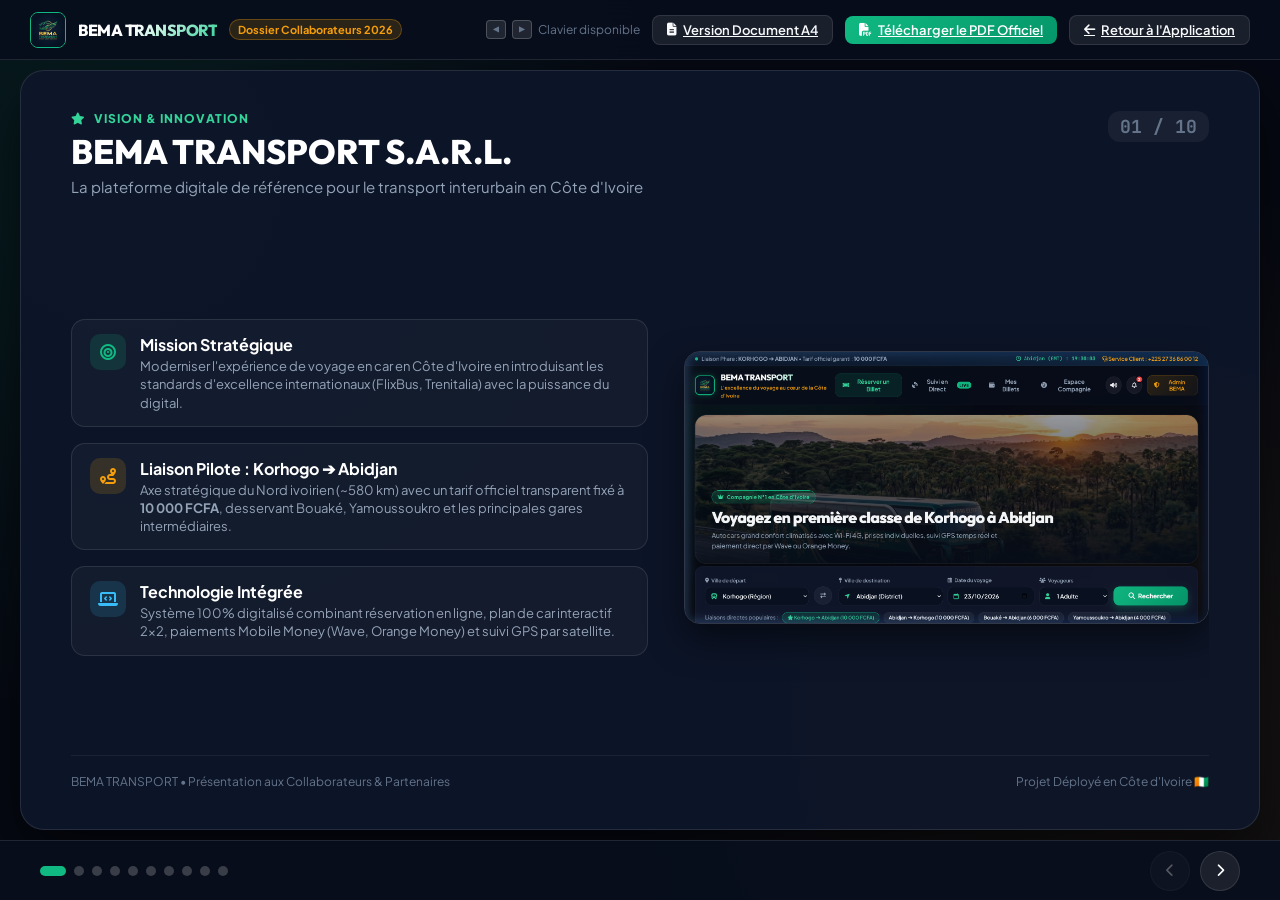
<file: presentation.html>
<!DOCTYPE html>
<html lang="fr">
<head>
    <meta charset="UTF-8">
    <meta name="viewport" content="width=device-width, initial-scale=1.0">
    <title>Présentation BEMA TRANSPORT — Dossier Collaborateurs & Partenaires</title>
    <link rel="icon" type="image/jpeg" href="assets/logo.jpg">
    <link rel="stylesheet" href="https://cdnjs.cloudflare.com/ajax/libs/font-awesome/6.5.1/css/all.min.css">
    <link href="https://fonts.googleapis.com/css2?family=Outfit:wght@400;600;700;800&family=Plus+Jakarta+Sans:wght@300;400;500;600;700;800&family=JetBrains+Mono:wght@500;700&display=swap" rel="stylesheet">
    <style>
        :root {
            --bg-base: #060913;
            --bg-card: rgba(14, 22, 42, 0.92);
            --border-color: rgba(255, 255, 255, 0.1);
            --primary: #10b981;
            --primary-light: #34d399;
            --primary-dark: #059669;
            --accent: #f59e0b;
            --info: #38bdf8;
            --text-primary: #f8fafc;
            --text-secondary: #94a3b8;
            --text-muted: #64748b;
            --font-heading: 'Outfit', sans-serif;
            --font-body: 'Plus Jakarta Sans', sans-serif;
            --font-mono: 'JetBrains Mono', monospace;
        }

        *, *::before, *::after {
            box-sizing: border-box;
            margin: 0;
            padding: 0;
        }

        body {
            background-color: var(--bg-base);
            background-image: 
                radial-gradient(circle at 10% 20%, rgba(16, 185, 129, 0.12) 0%, transparent 40%),
                radial-gradient(circle at 90% 80%, rgba(245, 158, 11, 0.08) 0%, transparent 40%);
            color: var(--text-primary);
            font-family: var(--font-body);
            overflow: hidden;
            height: 100vh;
            width: 100vw;
            display: flex;
            flex-direction: column;
        }

        /* Barre d'outils supérieure */
        .presentation-topbar {
            height: 60px;
            background: rgba(8, 14, 28, 0.9);
            backdrop-filter: blur(15px);
            border-bottom: 1px solid var(--border-color);
            display: flex;
            align-items: center;
            justify-content: space-between;
            padding: 0 30px;
            z-index: 100;
        }

        .brand-block {
            display: flex;
            align-items: center;
            gap: 12px;
        }

        .brand-logo-small {
            width: 36px;
            height: 36px;
            border-radius: 8px;
            border: 1px solid var(--primary);
        }

        .brand-title {
            font-family: var(--font-heading);
            font-weight: 800;
            font-size: 16px;
            letter-spacing: -0.5px;
            background: linear-gradient(135deg, #ffffff 40%, var(--primary-light) 100%);
            -webkit-background-clip: text;
            -webkit-text-fill-color: transparent;
        }

        .deck-badge {
            font-size: 11px;
            background: rgba(245, 158, 11, 0.15);
            color: var(--accent);
            border: 1px solid rgba(245, 158, 11, 0.3);
            padding: 3px 8px;
            border-radius: 12px;
            font-weight: 700;
        }

        .deck-controls {
            display: flex;
            align-items: center;
            gap: 12px;
        }

        .btn-ctrl {
            background: rgba(255, 255, 255, 0.08);
            border: 1px solid var(--border-color);
            color: var(--text-primary);
            padding: 6px 14px;
            border-radius: 8px;
            font-size: 13px;
            font-weight: 600;
            cursor: pointer;
            display: inline-flex;
            align-items: center;
            gap: 6px;
            transition: all 0.2s ease;
        }

        .btn-ctrl:hover {
            background: rgba(255, 255, 255, 0.15);
            border-color: rgba(255, 255, 255, 0.3);
        }

        .btn-ctrl-primary {
            background: linear-gradient(135deg, var(--primary) 0%, var(--primary-dark) 100%);
            border: none;
            color: white;
        }

        .btn-ctrl-primary:hover {
            transform: translateY(-1px);
            box-shadow: 0 4px 15px rgba(16, 185, 129, 0.4);
        }

        /* Scène des slides */
        .slide-viewport {
            flex: 1;
            position: relative;
            overflow: hidden;
            display: flex;
            align-items: center;
            justify-content: center;
            padding: 20px 40px;
        }

        .slide {
            position: absolute;
            width: 100%;
            max-width: 1240px;
            height: calc(100% - 20px);
            background: var(--bg-card);
            border: 1px solid var(--border-color);
            border-radius: 24px;
            padding: 40px 50px;
            display: flex;
            flex-direction: column;
            justify-content: space-between;
            box-shadow: 0 25px 60px rgba(0, 0, 0, 0.6);
            opacity: 0;
            pointer-events: none;
            transform: scale(0.96) translateY(20px);
            transition: all 0.4s cubic-bezier(0.16, 1, 0.3, 1);
        }

        .slide.active {
            opacity: 1;
            pointer-events: auto;
            transform: scale(1) translateY(0);
        }

        /* En-tête de slide */
        .slide-header {
            display: flex;
            justify-content: space-between;
            align-items: flex-start;
            margin-bottom: 24px;
        }

        .slide-tag {
            font-size: 12px;
            font-weight: 800;
            text-transform: uppercase;
            letter-spacing: 1px;
            color: var(--primary-light);
            display: flex;
            align-items: center;
            gap: 8px;
            margin-bottom: 6px;
        }

        .slide-title {
            font-family: var(--font-heading);
            font-size: 34px;
            font-weight: 800;
            line-height: 1.2;
            color: #ffffff;
        }

        .slide-subtitle {
            font-size: 15px;
            color: var(--text-secondary);
            margin-top: 4px;
        }

        .slide-number-indicator {
            font-family: var(--font-mono);
            font-size: 18px;
            color: var(--text-muted);
            font-weight: 700;
            background: rgba(255, 255, 255, 0.05);
            padding: 4px 12px;
            border-radius: 12px;
        }

        /* Corps de la slide */
        .slide-body {
            flex: 1;
            display: flex;
            gap: 36px;
            align-items: center;
            overflow: hidden;
        }

        .slide-text-col {
            flex: 1.1;
            display: flex;
            flex-direction: column;
            gap: 16px;
        }

        .slide-media-col {
            flex: 1;
            height: 100%;
            display: flex;
            align-items: center;
            justify-content: center;
            position: relative;
        }

        .slide-preview-img {
            max-width: 100%;
            max-height: 380px;
            border-radius: 16px;
            border: 1px solid rgba(255, 255, 255, 0.15);
            box-shadow: 0 15px 35px rgba(0, 0, 0, 0.5);
            object-fit: cover;
        }

        .feature-bullet {
            display: flex;
            align-items: flex-start;
            gap: 14px;
            background: rgba(255, 255, 255, 0.03);
            border: 1px solid var(--border-color);
            padding: 14px 18px;
            border-radius: 14px;
        }

        .bullet-icon {
            width: 36px;
            height: 36px;
            border-radius: 10px;
            background: rgba(16, 185, 129, 0.15);
            color: var(--primary);
            display: flex;
            align-items: center;
            justify-content: center;
            font-size: 16px;
            flex-shrink: 0;
        }

        .bullet-icon.accent { background: rgba(245, 158, 11, 0.15); color: var(--accent); }
        .bullet-icon.info { background: rgba(56, 189, 248, 0.15); color: var(--info); }

        .bullet-text h4 {
            font-size: 16px;
            font-weight: 700;
            margin-bottom: 2px;
            color: #ffffff;
        }

        .bullet-text p {
            font-size: 13px;
            color: var(--text-secondary);
            line-height: 1.4;
        }

        /* Grilles personnalisées pour les slides */
        .stats-grid-4 {
            display: grid;
            grid-template-columns: repeat(2, 1fr);
            gap: 14px;
            width: 100%;
        }

        .stat-card-deck {
            background: rgba(255, 255, 255, 0.03);
            border: 1px solid var(--border-color);
            padding: 18px;
            border-radius: 14px;
            text-align: center;
        }

        .stat-card-deck strong {
            font-family: var(--font-heading);
            font-size: 28px;
            color: var(--primary-light);
            display: block;
        }

        .stat-card-deck span {
            font-size: 12px;
            color: var(--text-secondary);
        }

        /* Pied de slide */
        .slide-footer {
            padding-top: 18px;
            border-top: 1px solid rgba(255, 255, 255, 0.06);
            display: flex;
            justify-content: space-between;
            align-items: center;
            font-size: 12px;
            color: var(--text-muted);
        }

        /* Barre de navigation inférieure */
        .presentation-bottombar {
            height: 60px;
            background: rgba(8, 14, 28, 0.95);
            border-top: 1px solid var(--border-color);
            display: flex;
            align-items: center;
            justify-content: space-between;
            padding: 0 40px;
            z-index: 100;
        }

        .slide-dots {
            display: flex;
            gap: 8px;
        }

        .slide-dot {
            width: 10px;
            height: 10px;
            border-radius: 50%;
            background: rgba(255, 255, 255, 0.2);
            cursor: pointer;
            transition: all 0.2s ease;
        }

        .slide-dot.active {
            background: var(--primary);
            width: 26px;
            border-radius: 10px;
        }

        .nav-arrows {
            display: flex;
            gap: 10px;
        }

        .btn-arrow {
            width: 40px;
            height: 40px;
            border-radius: 50%;
            background: rgba(255, 255, 255, 0.08);
            border: 1px solid var(--border-color);
            color: white;
            cursor: pointer;
            display: flex;
            align-items: center;
            justify-content: center;
            transition: all 0.2s ease;
        }

        .btn-arrow:hover:not(:disabled) {
            background: var(--primary);
            color: #060913;
            border-color: var(--primary);
        }

        .btn-arrow:disabled {
            opacity: 0.3;
            cursor: not-allowed;
        }

        /* Modal plein écran & touches raccourcis */
        .keyboard-hint {
            font-size: 12px;
            color: var(--text-muted);
            display: flex;
            align-items: center;
            gap: 6px;
        }

        .kbd-key {
            background: rgba(255, 255, 255, 0.1);
            border: 1px solid rgba(255, 255, 255, 0.2);
            padding: 2px 6px;
            border-radius: 4px;
            font-family: var(--font-mono);
            font-size: 10px;
        }
    </style>
</head>
<body>

    <!-- Barre d'outils supérieure -->
    <header class="presentation-topbar">
        <div class="brand-block">
            <img src="assets/logo.jpg" alt="Logo BEMA" class="brand-logo-small">
            <span class="brand-title">BEMA TRANSPORT</span>
            <span class="deck-badge">Dossier Collaborateurs 2026</span>
        </div>

        <div class="deck-controls">
            <span class="keyboard-hint"><span class="kbd-key">◀</span> <span class="kbd-key">▶</span> Clavier disponible</span>
            <a href="dossier_presentation.html" target="_blank" class="btn-ctrl">
                <i class="fa-solid fa-file-lines"></i>
                <span>Version Document A4</span>
            </a>
            <a href="BEMA_TRANSPORT_Dossier_de_Presentation.pdf" target="_blank" class="btn-ctrl btn-ctrl-primary">
                <i class="fa-solid fa-file-pdf"></i>
                <span>Télécharger le PDF Officiel</span>
            </a>
            <a href="index.html" class="btn-ctrl">
                <i class="fa-solid fa-arrow-left"></i>
                <span>Retour à l'Application</span>
            </a>
        </div>
    </header>

    <!-- Zone principale des slides -->
    <main class="slide-viewport">

        <!-- SLIDE 1 : Titre & Vision -->
        <section class="slide active" id="slide-1">
            <div class="slide-header">
                <div>
                    <span class="slide-tag"><i class="fa-solid fa-star text-accent"></i> Vision & Innovation</span>
                    <h2 class="slide-title">BEMA TRANSPORT S.A.R.L.</h2>
                    <p class="slide-subtitle">La plateforme digitale de référence pour le transport interurbain en Côte d'Ivoire</p>
                </div>
                <span class="slide-number-indicator">01 / 10</span>
            </div>
            <div class="slide-body">
                <div class="slide-text-col">
                    <div class="feature-bullet">
                        <div class="bullet-icon"><i class="fa-solid fa-bullseye"></i></div>
                        <div class="bullet-text">
                            <h4>Mission Stratégique</h4>
                            <p>Moderniser l'expérience de voyage en car en Côte d'Ivoire en introduisant les standards d'excellence internationaux (FlixBus, Trenitalia) avec la puissance du digital.</p>
                        </div>
                    </div>
                    <div class="feature-bullet">
                        <div class="bullet-icon accent"><i class="fa-solid fa-route"></i></div>
                        <div class="bullet-text">
                            <h4>Liaison Pilote : Korhogo ➔ Abidjan</h4>
                            <p>Axe stratégique du Nord ivoirien (~580 km) avec un tarif officiel transparent fixé à <strong>10 000 FCFA</strong>, desservant Bouaké, Yamoussoukro et les principales gares intermédiaires.</p>
                        </div>
                    </div>
                    <div class="feature-bullet">
                        <div class="bullet-icon info"><i class="fa-solid fa-laptop-code"></i></div>
                        <div class="bullet-text">
                            <h4>Technologie Intégrée</h4>
                            <p>Système 100% digitalisé combinant réservation en ligne, plan de car interactif 2x2, paiements Mobile Money (Wave, Orange Money) et suivi GPS par satellite.</p>
                        </div>
                    </div>
                </div>
                <div class="slide-media-col">
                    <img src="assets/screenshots/home.png" alt="Accueil BEMA Transport" class="slide-preview-img">
                </div>
            </div>
            <div class="slide-footer">
                <span>BEMA TRANSPORT • Présentation aux Collaborateurs & Partenaires</span>
                <span>Projet Déployé en Côte d'Ivoire 🇨🇮</span>
            </div>
        </section>

        <!-- SLIDE 2 : Le Contexte & Les Problèmes du Marché -->
        <section class="slide" id="slide-2">
            <div class="slide-header">
                <div>
                    <span class="slide-tag"><i class="fa-solid fa-triangle-exclamation text-accent"></i> Analyse de Marché</span>
                    <h2 class="slide-title">Les Défis du Transport en Côte d'Ivoire</h2>
                    <p class="slide-subtitle">Pourquoi le modèle traditionnel des gares routières doit évoluer</p>
                </div>
                <span class="slide-number-indicator">02 / 10</span>
            </div>
            <div class="slide-body">
                <div class="slide-text-col">
                    <div class="feature-bullet">
                        <div class="bullet-icon accent"><i class="fa-solid fa-people-group"></i></div>
                        <div class="bullet-text">
                            <h4>Files d'Attente & Engorgement des Gares</h4>
                            <p>Les passagers doivent se déplacer physiquement des heures à l'avance à la gare d'Adjamé ou de Korhogo sans garantie d'obtenir une place dans le prochain départ.</p>
                        </div>
                    </div>
                    <div class="feature-bullet">
                        <div class="bullet-icon accent"><i class="fa-solid fa-money-bill-wave"></i></div>
                        <div class="bullet-text">
                            <h4>Gestion Manuelle des Espèces & Fraude</h4>
                            <p>Les encaissements en liquide entraînent des écarts de caisse, des surcoûts logistiques et des risques de faux billets ou de doubles ventes de sièges.</p>
                        </div>
                    </div>
                    <div class="feature-bullet">
                        <div class="bullet-icon accent"><i class="fa-solid fa-clock-rotate-left"></i></div>
                        <div class="bullet-text">
                            <h4>Absence Totale de Visibilité sur les Retards</h4>
                            <p>Les voyageurs et leurs familles n'ont aucun moyen de savoir où se trouve le car en circulation entre Korhogo et Abidjan ni son heure réelle d'arrivée.</p>
                        </div>
                    </div>
                </div>
                <div class="slide-media-col">
                    <img src="assets/screenshots/trips.png" alt="Horaires et Départs BEMA" class="slide-preview-img">
                </div>
            </div>
            <div class="slide-footer">
                <span>BEMA TRANSPORT • Analyse & Opportunité de Marché</span>
                <span>Potentiel : +15 Millions de trajets interurbains annuels en CI</span>
            </div>
        </section>

        <!-- SLIDE 3 : La Solution BEMA TRANSPORT -->
        <section class="slide" id="slide-3">
            <div class="slide-header">
                <div>
                    <span class="slide-tag"><i class="fa-solid fa-shield-halved text-emerald"></i> Notre Solution</span>
                    <h2 class="slide-title">L'Écosystème Digital BEMA TRANSPORT</h2>
                    <p class="slide-subtitle">Une solution unifiée pour les voyageurs et la compagnie de transport</p>
                </div>
                <span class="slide-number-indicator">03 / 10</span>
            </div>
            <div class="slide-body">
                <div class="slide-text-col">
                    <div class="feature-bullet">
                        <div class="bullet-icon"><i class="fa-solid fa-mobile-screen"></i></div>
                        <div class="bullet-text">
                            <h4>Portail Client Web & Mobile</h4>
                            <p>Réservation instantanée de billets depuis un smartphone ou ordinateur en moins de 2 minutes, avec sélection visuelle du siège et e-billet dématérialisé.</p>
                        </div>
                    </div>
                    <div class="feature-bullet">
                        <div class="bullet-icon info"><i class="fa-solid fa-satellite-dish"></i></div>
                        <div class="bullet-text">
                            <h4>Radar de Suivi GPS en Temps Réel</h4>
                            <p>Télémétrie satellite de chaque autocar avec vitesse, progression kilométrique et calcul dynamique de l'heure d'arrivée (ETA).</p>
                        </div>
                    </div>
                    <div class="feature-bullet">
                        <div class="bullet-icon accent"><i class="fa-solid fa-gauge-high"></i></div>
                        <div class="bullet-text">
                            <h4>Back-Office Compagnie & Scanner d'Embarquement</h4>
                            <p>Contrôle des flux financiers en FCFA, gestion des horaires de départs, suivi de la flotte et validation QR code anti-fraude en gare.</p>
                        </div>
                    </div>
                </div>
                <div class="slide-media-col">
                    <div class="stats-grid-4">
                        <div class="stat-card-deck">
                            <strong>10 000</strong>
                            <span>Prix Korhogo-Abidjan (FCFA)</span>
                        </div>
                        <div class="stat-card-deck">
                            <strong>100%</strong>
                            <span>Mobile Money (Wave, OM, MTN)</span>
                        </div>
                        <div class="stat-card-deck">
                            <strong>580 km</strong>
                            <span>Itinéraire A3 & Autoroute du Nord</span>
                        </div>
                        <div class="stat-card-deck">
                            <strong>&lt; 3 sec</strong>
                            <span>Validation du QR Code en gare</span>
                        </div>
                    </div>
                </div>
            </div>
            <div class="slide-footer">
                <span>BEMA TRANSPORT • Architecture & Proposition de Valeur</span>
                <span>Modèle Éprouvé & Déployé</span>
            </div>
        </section>

        <!-- SLIDE 4 : Le Plan de Car Interactif (FlixBus) -->
        <section class="slide" id="slide-4">
            <div class="slide-header">
                <div>
                    <span class="slide-tag"><i class="fa-solid fa-couch text-emerald"></i> Expérience Utilisateur</span>
                    <h2 class="slide-title">Plan de Car Interactif & Choix du Siège</h2>
                    <p class="slide-subtitle">Inspiré de l'ergonomie FlixBus et adapté aux autocars grand tourisme ivoiriens</p>
                </div>
                <span class="slide-number-indicator">04 / 10</span>
            </div>
            <div class="slide-body">
                <div class="slide-text-col">
                    <div class="feature-bullet">
                        <div class="bullet-icon"><i class="fa-solid fa-chair"></i></div>
                        <div class="bullet-text">
                            <h4>Visualisation 2x2 Réaliste</h4>
                            <p>Représentation fidèle de l'intérieur du car : cabine conducteur, volant, marches d'accès, rangées fenêtres (A & D), couloir (B & C) et banquette arrière.</p>
                        </div>
                    </div>
                    <div class="feature-bullet">
                        <div class="bullet-icon accent"><i class="fa-solid fa-binoculars"></i></div>
                        <div class="bullet-text">
                            <h4>Catégorisation des Sièges</h4>
                            <p>Places Panoramiques avant (Rangée 1 vue pare-brise), places avec espace jambes supérieur, et repérage visuel de la proximité des toilettes.</p>
                        </div>
                    </div>
                    <div class="feature-bullet">
                        <div class="bullet-icon info"><i class="fa-solid fa-suitcase-rolling"></i></div>
                        <div class="bullet-text">
                            <h4>Services Complémentaires (Upsell)</h4>
                            <p>Option pour ajouter un bagage supplémentaire en soute de 23 kg (+1 500 FCFA), calculé immédiatement dans le total net à régler.</p>
                        </div>
                    </div>
                </div>
                <div class="slide-media-col">
                    <img src="assets/screenshots/seatmap.png" alt="Plan de sièges interactif BEMA" class="slide-preview-img">
                </div>
            </div>
            <div class="slide-footer">
                <span>BEMA TRANSPORT • Système de Réservation de Fauteuils</span>
                <span>Confort & Transparence pour le Voyageur</span>
            </div>
        </section>

        <!-- SLIDE 5 : Paiements Mobile Money Locaux -->
        <section class="slide" id="slide-5">
            <div class="slide-header">
                <div>
                    <span class="slide-tag"><i class="fa-solid fa-wallet text-accent"></i> Inclusion Financière</span>
                    <h2 class="slide-title">Paiements 100% Adaptés à la Côte d'Ivoire</h2>
                    <p class="slide-subtitle">Intégration native des canaux Mobile Money privilégiés par la population</p>
                </div>
                <span class="slide-number-indicator">05 / 10</span>
            </div>
            <div class="slide-body">
                <div class="slide-text-col">
                    <div class="feature-bullet">
                        <div class="bullet-icon" style="background:rgba(29,196,254,0.15); color:#1dc4fe;"><i class="fa-solid fa-water"></i></div>
                        <div class="bullet-text">
                            <h4>Wave Côte d'Ivoire (0% de Frais)</h4>
                            <p>Paiement instantané par QR code scannable ou validation par notification push directe sur l'application Wave.</p>
                        </div>
                    </div>
                    <div class="feature-bullet">
                        <div class="bullet-icon" style="background:rgba(255,121,0,0.15); color:#ff7900;"><i class="fa-solid fa-mobile-screen-button"></i></div>
                        <div class="bullet-text">
                            <h4>Orange Money CI (#144#)</h4>
                            <p>Validation sécurisée via code d'autorisation temporaire généré par le code USSD <code>#144*82#</code>.</p>
                        </div>
                    </div>
                    <div class="feature-bullet">
                        <div class="bullet-icon" style="background:rgba(255,204,0,0.15); color:#ffcc00;"><i class="fa-solid fa-bolt"></i></div>
                        <div class="bullet-text">
                            <h4>MTN MoMo, Moov Flooz, Carte & Espèces</h4>
                            <p>Prise en charge de tous les réseaux mobiles nationaux, cartes bancaires Visa/Mastercard et réservation avec règlement au guichet physique.</p>
                        </div>
                    </div>
                </div>
                <div class="slide-media-col">
                    <img src="assets/screenshots/payment.png" alt="Passerelle Mobile Money" class="slide-preview-img">
                </div>
            </div>
            <div class="slide-footer">
                <span>BEMA TRANSPORT • Intégration Monétique CI</span>
                <span>Zéro friction de paiement • Transactions chiffrées</span>
            </div>
        </section>

        <!-- SLIDE 6 : Le Billet Électronique Sécurisé (E-Ticket) -->
        <section class="slide" id="slide-6">
            <div class="slide-header">
                <div>
                    <span class="slide-tag"><i class="fa-solid fa-qrcode text-emerald"></i> Titre de Transport</span>
                    <h2 class="slide-title">Le E-Billet Numérique avec QR Code</h2>
                    <p class="slide-subtitle">Un titre de voyage officiel infalsifiable, imprimable et partageable sur smartphone</p>
                </div>
                <span class="slide-number-indicator">06 / 10</span>
            </div>
            <div class="slide-body">
                <div class="slide-text-col">
                    <div class="feature-bullet">
                        <div class="bullet-icon"><i class="fa-solid fa-ticket-simple"></i></div>
                        <div class="bullet-text">
                            <h4>Design Style Billet Ferroviaire / Grand Tourisme</h4>
                            <p>Mise en page haut de gamme avec ligne de perforation virtuelle, détails complets du trajet, quai d'embarquement et heure limite de convocation.</p>
                        </div>
                    </div>
                    <div class="feature-bullet">
                        <div class="bullet-icon accent"><i class="fa-solid fa-shield-halved"></i></div>
                        <div class="bullet-text">
                            <h4>QR Code Cryptographique Anti-Fraude</h4>
                            <p>Contient les métadonnées certifiées du voyage (référence, matricule du car, nom du passager et numéro de siège) vérifiables en 1 seconde par le scanner.</p>
                        </div>
                    </div>
                    <div class="feature-bullet">
                        <div class="bullet-icon info"><i class="fa-brands fa-whatsapp"></i></div>
                        <div class="bullet-text">
                            <h4>Partage Instantané WhatsApp & Impression PDF</h4>
                            <p>Les passagers peuvent imprimer leur titre ou le recevoir directement sur leur messagerie WhatsApp sans avoir à créer un compte complexe.</p>
                        </div>
                    </div>
                </div>
                <div class="slide-media-col">
                    <img src="assets/screenshots/ticket.png" alt="E-Billet BEMA" class="slide-preview-img">
                </div>
            </div>
            <div class="slide-footer">
                <span>BEMA TRANSPORT • Dématérialisation & Sécurité</span>
                <span>Conforme aux normes de transport interurbain</span>
            </div>
        </section>

        <!-- SLIDE 7 : Suivi GPS en Temps Réel & Télémétrie -->
        <section class="slide" id="slide-7">
            <div class="slide-header">
                <div>
                    <span class="slide-tag"><i class="fa-solid fa-satellite text-info"></i> Télémétrie Satellite</span>
                    <h2 class="slide-title">Radar de Suivi GPS en Direct & Télémétrie</h2>
                    <p class="slide-subtitle">Tracé officiel de la Route A3 / Autoroute du Nord avec suivi dynamique de la position</p>
                </div>
                <span class="slide-number-indicator">07 / 10</span>
            </div>
            <div class="slide-body">
                <div class="slide-text-col">
                    <div class="feature-bullet">
                        <div class="bullet-icon info"><i class="fa-solid fa-map-location-dot"></i></div>
                        <div class="bullet-text">
                            <h4>Cartographie Haute Définition</h4>
                            <p>Affichage des villes et gares relais (Korhogo, Niakara, Katiola, Bouaké, Yamoussoukro, Tiassalé, Abidjan Adjamé) avec tracé néon autoroutier.</p>
                        </div>
                    </div>
                    <div class="feature-bullet">
                        <div class="bullet-icon"><i class="fa-solid fa-gauge"></i></div>
                        <div class="bullet-text">
                            <h4>Cockpit HUD & Indicateurs en Direct</h4>
                            <p>Tachymètre dynamique (82 km/h), barre de progression kilométrique, prochaine escale et heure d'arrivée estimée (ETA) recalculée en temps réel.</p>
                        </div>
                    </div>
                    <div class="feature-bullet">
                        <div class="bullet-icon accent"><i class="fa-solid fa-bell"></i></div>
                        <div class="bullet-text">
                            <h4>Gestion des Retards & Alertes Trafic</h4>
                            <p>Système de simulation de ralentissement (ex: péage Yamoussoukro +25 min) avec avertissement sonore et notification push immédiate aux voyageurs.</p>
                        </div>
                    </div>
                </div>
                <div class="slide-media-col">
                    <img src="assets/screenshots/map.png" alt="Radar GPS en Direct" class="slide-preview-img">
                </div>
            </div>
            <div class="slide-footer">
                <span>BEMA TRANSPORT • Télématique & Sérénité</span>
                <span>Zéro stress pour les passagers et les familles</span>
            </div>
        </section>

        <!-- SLIDE 8 : Espace Gestionnaire & Scanner d'Embarquement -->
        <section class="slide" id="slide-8">
            <div class="slide-header">
                <div>
                    <span class="slide-tag"><i class="fa-solid fa-building text-accent"></i> Back-Office Compagnie</span>
                    <h2 class="slide-title">Supervision & Contrôle des Embarquements</h2>
                    <p class="slide-subtitle">Un outil puissant pour les chefs de gare, contrôleurs et gestionnaires de flotte</p>
                </div>
                <span class="slide-number-indicator">08 / 10</span>
            </div>
            <div class="slide-body">
                <div class="slide-text-col">
                    <div class="feature-bullet">
                        <div class="bullet-icon"><i class="fa-solid fa-chart-line"></i></div>
                        <div class="bullet-text">
                            <h4>Indicateurs Financiers & Taux d'Occupation</h4>
                            <p>Suivi en direct du chiffre d'affaires du jour en FCFA, du nombre de billets vendus et du taux de remplissage moyen de chaque car (88%).</p>
                        </div>
                    </div>
                    <div class="feature-bullet">
                        <div class="bullet-icon accent"><i class="fa-solid fa-calendar-plus"></i></div>
                        <div class="bullet-text">
                            <h4>Programmation Instantanée de Départs</h4>
                            <p>Création rapide de nouvelles rotations avec sélection du véhicule dans la flotte, de l'horaire et du chauffeur titulaire titulaire du permis lourd.</p>
                        </div>
                    </div>
                    <div class="feature-bullet">
                        <div class="bullet-icon info"><i class="fa-solid fa-barcode"></i></div>
                        <div class="bullet-text">
                            <h4>Scanner d'Embarquement en Gare</h4>
                            <p>Validation instantanée du QR code à la porte du car avec bip sonore de conformité, marquant le passager sur le statut officiel <strong>EMBARQUÉ</strong>.</p>
                        </div>
                    </div>
                </div>
                <div class="slide-media-col">
                    <img src="assets/screenshots/scanner.png" alt="Scanner de billet d'embarquement" class="slide-preview-img">
                </div>
            </div>
            <div class="slide-footer">
                <span>BEMA TRANSPORT • Contrôle Opérationnel & Rentabilité</span>
                <span>Élimination des fraudes et gestion de flotte en temps réel</span>
            </div>
        </section>

        <!-- SLIDE 9 : Modèle Économique & Rentabilité -->
        <section class="slide" id="slide-9">
            <div class="slide-header">
                <div>
                    <span class="slide-tag"><i class="fa-solid fa-sack-dollar text-emerald"></i> Business Model</span>
                    <h2 class="slide-title">Modèle Économique & Rentabilité de la Ligne</h2>
                    <p class="slide-subtitle">Étude financière sur la ligne pilote Korhogo ➔ Abidjan (Autocar 48 places)</p>
                </div>
                <span class="slide-number-indicator">09 / 10</span>
            </div>
            <div class="slide-body">
                <div class="slide-text-col">
                    <div class="feature-bullet">
                        <div class="bullet-icon"><i class="fa-solid fa-bus-simple"></i></div>
                        <div class="bullet-text">
                            <h4>Recette Brute par Trajet Simple</h4>
                            <p>48 passagers × <strong>10 000 FCFA</strong> = <strong>480 000 FCFA</strong> par voyage (hors suppléments bagages et services VIP à 12 000 FCFA).</p>
                        </div>
                    </div>
                    <div class="feature-bullet">
                        <div class="bullet-icon accent"><i class="fa-solid fa-calculator"></i></div>
                        <div class="bullet-text">
                            <h4>Potentiel Mensuel sur 4 Départs Quotidiens</h4>
                            <p>4 trajets/jour × 450 000 FCFA en moyenne = 1 800 000 FCFA / jour, soit plus de <strong>54 000 000 FCFA / mois</strong> de volume d'affaires sur cette seule ligne.</p>
                        </div>
                    </div>
                    <div class="feature-bullet">
                        <div class="bullet-icon info"><i class="fa-solid fa-gem"></i></div>
                        <div class="bullet-text">
                            <h4>Sources de Revenus Additionnelles</h4>
                            <p>Suppléments bagages en soute (+1 500 FCFA), bus de nuit couchette (+20%), transport de colis express en gare et commissions de réservation.</p>
                        </div>
                    </div>
                </div>
                <div class="slide-media-col">
                    <img src="assets/screenshots/admin.png" alt="Tableau de bord financier BEMA" class="slide-preview-img">
                </div>
            </div>
            <div class="slide-footer">
                <span>BEMA TRANSPORT • Modèle Économique Solide</span>
                <span>Point mort atteint dès 62% de remplissage par car</span>
            </div>
        </section>

        <!-- SLIDE 10 : Feuille de Route & Conclusion -->
        <section class="slide" id="slide-10">
            <div class="slide-header">
                <div>
                    <span class="slide-tag"><i class="fa-solid fa-flag-checkered text-emerald"></i> Feuille de Route</span>
                    <h2 class="slide-title">Prochaines Étapes & Perspectives d'Expansion</h2>
                    <p class="slide-subtitle">Construire ensemble le champion ouest-africain de la mobilité interurbaine</p>
                </div>
                <span class="slide-number-indicator">10 / 10</span>
            </div>
            <div class="slide-body">
                <div class="slide-text-col">
                    <div class="feature-bullet">
                        <div class="bullet-icon"><i class="fa-solid fa-circle-check"></i></div>
                        <div class="bullet-text">
                            <h4>Phase 1 : Lancement Axe Nord (Déployé)</h4>
                            <p>Ligne pilote Korhogo ➔ Abidjan à 10 000 FCFA, validation Mobile Money Wave & Orange Money, radar GPS live et scanner en gare.</p>
                        </div>
                    </div>
                    <div class="feature-bullet">
                        <div class="bullet-icon accent"><i class="fa-solid fa-network-wired"></i></div>
                        <div class="bullet-text">
                            <h4>Phase 2 : Maillage National Côte d'Ivoire (Q3 2026)</h4>
                            <p>Ouverture des lignes San-Pédro, Man (Région des 18 Montagnes), Ferkessédougou, Daloa et Yamoussoukro avec 15 autocars connectés supplémentaires.</p>
                        </div>
                    </div>
                    <div class="feature-bullet">
                        <div class="bullet-icon info"><i class="fa-solid fa-earth-africa"></i></div>
                        <div class="bullet-text">
                            <h4>Phase 3 : Corridor Régional CEDEAO (2027)</h4>
                            <p>Interconnexion transfrontalière Abidjan - Bamako (Mali) et Abidjan - Ouagadougou (Burkina Faso) avec dédouanement et réservation numérisée.</p>
                        </div>
                    </div>
                </div>
                <div class="slide-media-col">
                    <div class="stat-card-deck" style="padding:30px; text-align:center; width:100%;">
                        <img src="assets/logo.jpg" alt="Logo BEMA" style="width:72px; height:72px; border-radius:16px; margin:0 auto 16px; border:2px solid var(--primary);">
                        <h3 style="font-family:var(--font-heading); font-size:24px; margin-bottom:8px;">BEMA TRANSPORT S.A.R.L.</h3>
                        <p style="color:var(--text-secondary); font-size:14px; margin-bottom:16px;">"L'excellence du voyage au cœur de la Côte d'Ivoire"</p>
                        <span style="display:inline-block; background:rgba(16,185,129,0.15); border:1px solid var(--primary); color:var(--primary-light); padding:8px 16px; border-radius:20px; font-weight:700; font-size:13px;">
                            <i class="fa-solid fa-handshake"></i> Partenariat & Investissement Ouverts
                        </span>
                    </div>
                </div>
            </div>
            <div class="slide-footer">
                <span>BEMA TRANSPORT • Korhogo - Abidjan • contact@bematransport.ci</span>
                <span>Merci pour votre attention !</span>
            </div>
        </section>

    </main>

    <!-- Barre de navigation inférieure -->
    <footer class="presentation-bottombar">
        <div class="slide-dots" id="slideDotsContainer">
            <!-- Rempli par JavaScript -->
        </div>

        <div class="nav-arrows">
            <button type="button" class="btn-arrow" id="btnPrevSlide" title="Slide précédente (Flèche Gauche)">
                <i class="fa-solid fa-chevron-left"></i>
            </button>
            <button type="button" class="btn-arrow" id="btnNextSlide" title="Slide suivante (Flèche Droite ou Espace)">
                <i class="fa-solid fa-chevron-right"></i>
            </button>
        </div>
    </footer>

    <!-- Script de contrôle du diaporama -->
    <script>
        const totalSlides = 10;
        let currentSlide = 1;

        const dotsContainer = document.getElementById('slideDotsContainer');
        const btnPrev = document.getElementById('btnPrevSlide');
        const btnNext = document.getElementById('btnNextSlide');

        // Créer les indicateurs
        for (let i = 1; i <= totalSlides; i++) {
            const dot = document.createElement('div');
            dot.className = `slide-dot ${i === 1 ? 'active' : ''}`;
            dot.title = `Aller à la slide ${i}`;
            dot.addEventListener('click', () => goToSlide(i));
            dotsContainer.appendChild(dot);
        }

        function updateSlideUI() {
            // Mettre à jour l'affichage des slides
            for (let i = 1; i <= totalSlides; i++) {
                const s = document.getElementById(`slide-${i}`);
                if (s) {
                    if (i === currentSlide) {
                        s.classList.add('active');
                    } else {
                        s.classList.remove('active');
                    }
                }
            }

            // Mettre à jour les dots
            const dots = dotsContainer.querySelectorAll('.slide-dot');
            dots.forEach((dot, index) => {
                if (index + 1 === currentSlide) {
                    dot.classList.add('active');
                } else {
                    dot.classList.remove('active');
                }
            });

            // Boutons précédent / suivant
            btnPrev.disabled = currentSlide === 1;
            btnNext.disabled = currentSlide === totalSlides;
        }

        function goToSlide(n) {
            if (n >= 1 && n <= totalSlides) {
                currentSlide = n;
                updateSlideUI();
            }
        }

        function prevSlide() {
            if (currentSlide > 1) {
                currentSlide--;
                updateSlideUI();
            }
        }

        function nextSlide() {
            if (currentSlide < totalSlides) {
                currentSlide++;
                updateSlideUI();
            }
        }

        btnPrev.addEventListener('click', prevSlide);
        btnNext.addEventListener('click', nextSlide);

        // Navigation par clavier
        document.addEventListener('keydown', (e) => {
            if (e.key === 'ArrowRight' || e.key === 'Space') {
                nextSlide();
            } else if (e.key === 'ArrowLeft') {
                prevSlide();
            }
        });

        updateSlideUI();
    </script>
</body>
</html>
</file>
<file: css/leaflet.css>
/* required styles */

.leaflet-pane,
.leaflet-tile,
.leaflet-marker-icon,
.leaflet-marker-shadow,
.leaflet-tile-container,
.leaflet-pane > svg,
.leaflet-pane > canvas,
.leaflet-zoom-box,
.leaflet-image-layer,
.leaflet-layer {
	position: absolute;
	left: 0;
	top: 0;
	}
.leaflet-container {
	overflow: hidden;
	}
.leaflet-tile,
.leaflet-marker-icon,
.leaflet-marker-shadow {
	-webkit-user-select: none;
	   -moz-user-select: none;
	        user-select: none;
	  -webkit-user-drag: none;
	}
/* Prevents IE11 from highlighting tiles in blue */
.leaflet-tile::selection {
	background: transparent;
}
/* Safari renders non-retina tile on retina better with this, but Chrome is worse */
.leaflet-safari .leaflet-tile {
	image-rendering: -webkit-optimize-contrast;
	}
/* hack that prevents hw layers "stretching" when loading new tiles */
.leaflet-safari .leaflet-tile-container {
	width: 1600px;
	height: 1600px;
	-webkit-transform-origin: 0 0;
	}
.leaflet-marker-icon,
.leaflet-marker-shadow {
	display: block;
	}
/* .leaflet-container svg: reset svg max-width decleration shipped in Joomla! (joomla.org) 3.x */
/* .leaflet-container img: map is broken in FF if you have max-width: 100% on tiles */
.leaflet-container .leaflet-overlay-pane svg {
	max-width: none !important;
	max-height: none !important;
	}
.leaflet-container .leaflet-marker-pane img,
.leaflet-container .leaflet-shadow-pane img,
.leaflet-container .leaflet-tile-pane img,
.leaflet-container img.leaflet-image-layer,
.leaflet-container .leaflet-tile {
	max-width: none !important;
	max-height: none !important;
	width: auto;
	padding: 0;
	}

.leaflet-container img.leaflet-tile {
	/* See: https://bugs.chromium.org/p/chromium/issues/detail?id=600120 */
	mix-blend-mode: plus-lighter;
}

.leaflet-container.leaflet-touch-zoom {
	-ms-touch-action: pan-x pan-y;
	touch-action: pan-x pan-y;
	}
.leaflet-container.leaflet-touch-drag {
	-ms-touch-action: pinch-zoom;
	/* Fallback for FF which doesn't support pinch-zoom */
	touch-action: none;
	touch-action: pinch-zoom;
}
.leaflet-container.leaflet-touch-drag.leaflet-touch-zoom {
	-ms-touch-action: none;
	touch-action: none;
}
.leaflet-container {
	-webkit-tap-highlight-color: transparent;
}
.leaflet-container a {
	-webkit-tap-highlight-color: rgba(51, 181, 229, 0.4);
}
.leaflet-tile {
	filter: inherit;
	visibility: hidden;
	}
.leaflet-tile-loaded {
	visibility: inherit;
	}
.leaflet-zoom-box {
	width: 0;
	height: 0;
	-moz-box-sizing: border-box;
	     box-sizing: border-box;
	z-index: 800;
	}
/* workaround for https://bugzilla.mozilla.org/show_bug.cgi?id=888319 */
.leaflet-overlay-pane svg {
	-moz-user-select: none;
	}

.leaflet-pane         { z-index: 400; }

.leaflet-tile-pane    { z-index: 200; }
.leaflet-overlay-pane { z-index: 400; }
.leaflet-shadow-pane  { z-index: 500; }
.leaflet-marker-pane  { z-index: 600; }
.leaflet-tooltip-pane   { z-index: 650; }
.leaflet-popup-pane   { z-index: 700; }

.leaflet-map-pane canvas { z-index: 100; }
.leaflet-map-pane svg    { z-index: 200; }

.leaflet-vml-shape {
	width: 1px;
	height: 1px;
	}
.lvml {
	behavior: url(#default#VML);
	display: inline-block;
	position: absolute;
	}


/* control positioning */

.leaflet-control {
	position: relative;
	z-index: 800;
	pointer-events: visiblePainted; /* IE 9-10 doesn't have auto */
	pointer-events: auto;
	}
.leaflet-top,
.leaflet-bottom {
	position: absolute;
	z-index: 1000;
	pointer-events: none;
	}
.leaflet-top {
	top: 0;
	}
.leaflet-right {
	right: 0;
	}
.leaflet-bottom {
	bottom: 0;
	}
.leaflet-left {
	left: 0;
	}
.leaflet-control {
	float: left;
	clear: both;
	}
.leaflet-right .leaflet-control {
	float: right;
	}
.leaflet-top .leaflet-control {
	margin-top: 10px;
	}
.leaflet-bottom .leaflet-control {
	margin-bottom: 10px;
	}
.leaflet-left .leaflet-control {
	margin-left: 10px;
	}
.leaflet-right .leaflet-control {
	margin-right: 10px;
	}


/* zoom and fade animations */

.leaflet-fade-anim .leaflet-popup {
	opacity: 0;
	-webkit-transition: opacity 0.2s linear;
	   -moz-transition: opacity 0.2s linear;
	        transition: opacity 0.2s linear;
	}
.leaflet-fade-anim .leaflet-map-pane .leaflet-popup {
	opacity: 1;
	}
.leaflet-zoom-animated {
	-webkit-transform-origin: 0 0;
	    -ms-transform-origin: 0 0;
	        transform-origin: 0 0;
	}
svg.leaflet-zoom-animated {
	will-change: transform;
}

.leaflet-zoom-anim .leaflet-zoom-animated {
	-webkit-transition: -webkit-transform 0.25s cubic-bezier(0,0,0.25,1);
	   -moz-transition:    -moz-transform 0.25s cubic-bezier(0,0,0.25,1);
	        transition:         transform 0.25s cubic-bezier(0,0,0.25,1);
	}
.leaflet-zoom-anim .leaflet-tile,
.leaflet-pan-anim .leaflet-tile {
	-webkit-transition: none;
	   -moz-transition: none;
	        transition: none;
	}

.leaflet-zoom-anim .leaflet-zoom-hide {
	visibility: hidden;
	}


/* cursors */

.leaflet-interactive {
	cursor: pointer;
	}
.leaflet-grab {
	cursor: -webkit-grab;
	cursor:    -moz-grab;
	cursor:         grab;
	}
.leaflet-crosshair,
.leaflet-crosshair .leaflet-interactive {
	cursor: crosshair;
	}
.leaflet-popup-pane,
.leaflet-control {
	cursor: auto;
	}
.leaflet-dragging .leaflet-grab,
.leaflet-dragging .leaflet-grab .leaflet-interactive,
.leaflet-dragging .leaflet-marker-draggable {
	cursor: move;
	cursor: -webkit-grabbing;
	cursor:    -moz-grabbing;
	cursor:         grabbing;
	}

/* marker & overlays interactivity */
.leaflet-marker-icon,
.leaflet-marker-shadow,
.leaflet-image-layer,
.leaflet-pane > svg path,
.leaflet-tile-container {
	pointer-events: none;
	}

.leaflet-marker-icon.leaflet-interactive,
.leaflet-image-layer.leaflet-interactive,
.leaflet-pane > svg path.leaflet-interactive,
svg.leaflet-image-layer.leaflet-interactive path {
	pointer-events: visiblePainted; /* IE 9-10 doesn't have auto */
	pointer-events: auto;
	}

/* visual tweaks */

.leaflet-container {
	background: #ddd;
	outline-offset: 1px;
	}
.leaflet-container a {
	color: #0078A8;
	}
.leaflet-zoom-box {
	border: 2px dotted #38f;
	background: rgba(255,255,255,0.5);
	}


/* general typography */
.leaflet-container {
	font-family: "Helvetica Neue", Arial, Helvetica, sans-serif;
	font-size: 12px;
	font-size: 0.75rem;
	line-height: 1.5;
	}


/* general toolbar styles */

.leaflet-bar {
	box-shadow: 0 1px 5px rgba(0,0,0,0.65);
	border-radius: 4px;
	}
.leaflet-bar a {
	background-color: #fff;
	border-bottom: 1px solid #ccc;
	width: 26px;
	height: 26px;
	line-height: 26px;
	display: block;
	text-align: center;
	text-decoration: none;
	color: black;
	}
.leaflet-bar a,
.leaflet-control-layers-toggle {
	background-position: 50% 50%;
	background-repeat: no-repeat;
	display: block;
	}
.leaflet-bar a:hover,
.leaflet-bar a:focus {
	background-color: #f4f4f4;
	}
.leaflet-bar a:first-child {
	border-top-left-radius: 4px;
	border-top-right-radius: 4px;
	}
.leaflet-bar a:last-child {
	border-bottom-left-radius: 4px;
	border-bottom-right-radius: 4px;
	border-bottom: none;
	}
.leaflet-bar a.leaflet-disabled {
	cursor: default;
	background-color: #f4f4f4;
	color: #bbb;
	}

.leaflet-touch .leaflet-bar a {
	width: 30px;
	height: 30px;
	line-height: 30px;
	}
.leaflet-touch .leaflet-bar a:first-child {
	border-top-left-radius: 2px;
	border-top-right-radius: 2px;
	}
.leaflet-touch .leaflet-bar a:last-child {
	border-bottom-left-radius: 2px;
	border-bottom-right-radius: 2px;
	}

/* zoom control */

.leaflet-control-zoom-in,
.leaflet-control-zoom-out {
	font: bold 18px 'Lucida Console', Monaco, monospace;
	text-indent: 1px;
	}

.leaflet-touch .leaflet-control-zoom-in, .leaflet-touch .leaflet-control-zoom-out  {
	font-size: 22px;
	}


/* layers control */

.leaflet-control-layers {
	box-shadow: 0 1px 5px rgba(0,0,0,0.4);
	background: #fff;
	border-radius: 5px;
	}
.leaflet-control-layers-toggle {
	background-image: url(images/layers.png);
	width: 36px;
	height: 36px;
	}
.leaflet-retina .leaflet-control-layers-toggle {
	background-image: url(images/layers-2x.png);
	background-size: 26px 26px;
	}
.leaflet-touch .leaflet-control-layers-toggle {
	width: 44px;
	height: 44px;
	}
.leaflet-control-layers .leaflet-control-layers-list,
.leaflet-control-layers-expanded .leaflet-control-layers-toggle {
	display: none;
	}
.leaflet-control-layers-expanded .leaflet-control-layers-list {
	display: block;
	position: relative;
	}
.leaflet-control-layers-expanded {
	padding: 6px 10px 6px 6px;
	color: #333;
	background: #fff;
	}
.leaflet-control-layers-scrollbar {
	overflow-y: scroll;
	overflow-x: hidden;
	padding-right: 5px;
	}
.leaflet-control-layers-selector {
	margin-top: 2px;
	position: relative;
	top: 1px;
	}
.leaflet-control-layers label {
	display: block;
	font-size: 13px;
	font-size: 1.08333em;
	}
.leaflet-control-layers-separator {
	height: 0;
	border-top: 1px solid #ddd;
	margin: 5px -10px 5px -6px;
	}

/* Default icon URLs */
.leaflet-default-icon-path { /* used only in path-guessing heuristic, see L.Icon.Default */
	background-image: url(images/marker-icon.png);
	}


/* attribution and scale controls */

.leaflet-container .leaflet-control-attribution {
	background: #fff;
	background: rgba(255, 255, 255, 0.8);
	margin: 0;
	}
.leaflet-control-attribution,
.leaflet-control-scale-line {
	padding: 0 5px;
	color: #333;
	line-height: 1.4;
	}
.leaflet-control-attribution a {
	text-decoration: none;
	}
.leaflet-control-attribution a:hover,
.leaflet-control-attribution a:focus {
	text-decoration: underline;
	}
.leaflet-attribution-flag {
	display: inline !important;
	vertical-align: baseline !important;
	width: 1em;
	height: 0.6669em;
	}
.leaflet-left .leaflet-control-scale {
	margin-left: 5px;
	}
.leaflet-bottom .leaflet-control-scale {
	margin-bottom: 5px;
	}
.leaflet-control-scale-line {
	border: 2px solid #777;
	border-top: none;
	line-height: 1.1;
	padding: 2px 5px 1px;
	white-space: nowrap;
	-moz-box-sizing: border-box;
	     box-sizing: border-box;
	background: rgba(255, 255, 255, 0.8);
	text-shadow: 1px 1px #fff;
	}
.leaflet-control-scale-line:not(:first-child) {
	border-top: 2px solid #777;
	border-bottom: none;
	margin-top: -2px;
	}
.leaflet-control-scale-line:not(:first-child):not(:last-child) {
	border-bottom: 2px solid #777;
	}

.leaflet-touch .leaflet-control-attribution,
.leaflet-touch .leaflet-control-layers,
.leaflet-touch .leaflet-bar {
	box-shadow: none;
	}
.leaflet-touch .leaflet-control-layers,
.leaflet-touch .leaflet-bar {
	border: 2px solid rgba(0,0,0,0.2);
	background-clip: padding-box;
	}


/* popup */

.leaflet-popup {
	position: absolute;
	text-align: center;
	margin-bottom: 20px;
	}
.leaflet-popup-content-wrapper {
	padding: 1px;
	text-align: left;
	border-radius: 12px;
	}
.leaflet-popup-content {
	margin: 13px 24px 13px 20px;
	line-height: 1.3;
	font-size: 13px;
	font-size: 1.08333em;
	min-height: 1px;
	}
.leaflet-popup-content p {
	margin: 17px 0;
	margin: 1.3em 0;
	}
.leaflet-popup-tip-container {
	width: 40px;
	height: 20px;
	position: absolute;
	left: 50%;
	margin-top: -1px;
	margin-left: -20px;
	overflow: hidden;
	pointer-events: none;
	}
.leaflet-popup-tip {
	width: 17px;
	height: 17px;
	padding: 1px;

	margin: -10px auto 0;
	pointer-events: auto;

	-webkit-transform: rotate(45deg);
	   -moz-transform: rotate(45deg);
	    -ms-transform: rotate(45deg);
	        transform: rotate(45deg);
	}
.leaflet-popup-content-wrapper,
.leaflet-popup-tip {
	background: white;
	color: #333;
	box-shadow: 0 3px 14px rgba(0,0,0,0.4);
	}
.leaflet-container a.leaflet-popup-close-button {
	position: absolute;
	top: 0;
	right: 0;
	border: none;
	text-align: center;
	width: 24px;
	height: 24px;
	font: 16px/24px Tahoma, Verdana, sans-serif;
	color: #757575;
	text-decoration: none;
	background: transparent;
	}
.leaflet-container a.leaflet-popup-close-button:hover,
.leaflet-container a.leaflet-popup-close-button:focus {
	color: #585858;
	}
.leaflet-popup-scrolled {
	overflow: auto;
	}

.leaflet-oldie .leaflet-popup-content-wrapper {
	-ms-zoom: 1;
	}
.leaflet-oldie .leaflet-popup-tip {
	width: 24px;
	margin: 0 auto;

	-ms-filter: "progid:DXImageTransform.Microsoft.Matrix(M11=0.70710678, M12=0.70710678, M21=-0.70710678, M22=0.70710678)";
	filter: progid:DXImageTransform.Microsoft.Matrix(M11=0.70710678, M12=0.70710678, M21=-0.70710678, M22=0.70710678);
	}

.leaflet-oldie .leaflet-control-zoom,
.leaflet-oldie .leaflet-control-layers,
.leaflet-oldie .leaflet-popup-content-wrapper,
.leaflet-oldie .leaflet-popup-tip {
	border: 1px solid #999;
	}


/* div icon */

.leaflet-div-icon {
	background: #fff;
	border: 1px solid #666;
	}


/* Tooltip */
/* Base styles for the element that has a tooltip */
.leaflet-tooltip {
	position: absolute;
	padding: 6px;
	background-color: #fff;
	border: 1px solid #fff;
	border-radius: 3px;
	color: #222;
	white-space: nowrap;
	-webkit-user-select: none;
	-moz-user-select: none;
	-ms-user-select: none;
	user-select: none;
	pointer-events: none;
	box-shadow: 0 1px 3px rgba(0,0,0,0.4);
	}
.leaflet-tooltip.leaflet-interactive {
	cursor: pointer;
	pointer-events: auto;
	}
.leaflet-tooltip-top:before,
.leaflet-tooltip-bottom:before,
.leaflet-tooltip-left:before,
.leaflet-tooltip-right:before {
	position: absolute;
	pointer-events: none;
	border: 6px solid transparent;
	background: transparent;
	content: "";
	}

/* Directions */

.leaflet-tooltip-bottom {
	margin-top: 6px;
}
.leaflet-tooltip-top {
	margin-top: -6px;
}
.leaflet-tooltip-bottom:before,
.leaflet-tooltip-top:before {
	left: 50%;
	margin-left: -6px;
	}
.leaflet-tooltip-top:before {
	bottom: 0;
	margin-bottom: -12px;
	border-top-color: #fff;
	}
.leaflet-tooltip-bottom:before {
	top: 0;
	margin-top: -12px;
	margin-left: -6px;
	border-bottom-color: #fff;
	}
.leaflet-tooltip-left {
	margin-left: -6px;
}
.leaflet-tooltip-right {
	margin-left: 6px;
}
.leaflet-tooltip-left:before,
.leaflet-tooltip-right:before {
	top: 50%;
	margin-top: -6px;
	}
.leaflet-tooltip-left:before {
	right: 0;
	margin-right: -12px;
	border-left-color: #fff;
	}
.leaflet-tooltip-right:before {
	left: 0;
	margin-left: -12px;
	border-right-color: #fff;
	}

/* Printing */

@media print {
	/* Prevent printers from removing background-images of controls. */
	.leaflet-control {
		-webkit-print-color-adjust: exact;
		print-color-adjust: exact;
		}
	}
</file>
<file: css/styles.css>
/* ==========================================================================
   BEMA TRANSPORT - FEUILLE DE STYLE PRINCIPALE
   Système de Réservation, Suivi GPS en Temps Réel & Gestion de Flotte (Côte d'Ivoire)
   ========================================================================== */

@import url('https://fonts.googleapis.com/css2?family=Outfit:wght@400;500;600;700;800&family=Plus+Jakarta+Sans:wght@300;400;500;600;700;800&family=JetBrains+Mono:wght@400;600;700&display=swap');

:root {
    --bg-base: #060913;
    --bg-surface: #0c1222;
    --bg-card: rgba(16, 24, 45, 0.85);
    --bg-card-hover: rgba(23, 35, 65, 0.95);
    --border-color: rgba(255, 255, 255, 0.08);
    --border-highlight: rgba(16, 185, 129, 0.35);

    --primary: #10b981;
    --primary-light: #34d399;
    --primary-dark: #059669;
    --primary-glow: rgba(16, 185, 129, 0.3);

    --accent: #f59e0b;
    --accent-glow: rgba(245, 158, 11, 0.3);
    --danger: #ef4444;
    --info: #38bdf8;

    --text-primary: #f8fafc;
    --text-secondary: #94a3b8;
    --text-muted: #64748b;

    --wave-cyan: #1dc4fe;
    --orange-om: #ff7900;
    --mtn-yellow: #ffcc00;
    --moov-blue: #005baa;

    --radius-sm: 8px;
    --radius-md: 14px;
    --radius-lg: 20px;
    --radius-xl: 28px;

    --font-heading: 'Outfit', sans-serif;
    --font-body: 'Plus Jakarta Sans', sans-serif;
    --font-mono: 'JetBrains Mono', monospace;

    --shadow-card: 0 10px 30px -5px rgba(0, 0, 0, 0.5), 0 0 0 1px rgba(255, 255, 255, 0.06);
    --shadow-glow: 0 0 25px var(--primary-glow);
    --transition: all 0.25s cubic-bezier(0.16, 1, 0.3, 1);
}

/* Base & Reset */
*, *::before, *::after {
    box-sizing: border-box;
    margin: 0;
    padding: 0;
}

body {
    background-color: var(--bg-base);
    background-image: 
        radial-gradient(circle at 15% 15%, rgba(16, 185, 129, 0.08) 0%, transparent 45%),
        radial-gradient(circle at 85% 85%, rgba(245, 158, 11, 0.06) 0%, transparent 45%);
    background-attachment: fixed;
    color: var(--text-primary);
    font-family: var(--font-body);
    font-size: 15px;
    line-height: 1.6;
    overflow-x: hidden;
    min-height: 100vh;
}

a {
    color: inherit;
    text-decoration: none;
}

button, input, select, textarea {
    font-family: inherit;
}

/* ==========================================================================
   HEADER & NAVIGATION
   ========================================================================== */
.site-header {
    position: sticky;
    top: 0;
    z-index: 1000;
    background: rgba(7, 13, 25, 0.85);
    backdrop-filter: blur(18px);
    -webkit-backdrop-filter: blur(18px);
    border-bottom: 1px solid var(--border-color);
}

.top-bar-ticker {
    background: linear-gradient(90deg, #0b1528, #10263f);
    border-bottom: 1px solid rgba(255, 255, 255, 0.05);
    padding: 6px 24px;
    font-size: 13px;
}

.ticker-content {
    max-width: 1380px;
    margin: 0 auto;
    display: flex;
    justify-content: space-between;
    align-items: center;
    color: var(--text-secondary);
}

.ticker-live-item {
    display: flex;
    align-items: center;
    gap: 8px;
}

.ticker-dot-pulse {
    width: 8px;
    height: 8px;
    background-color: var(--primary);
    border-radius: 50%;
    animation: pulse-ring 1.8s infinite;
}

.ticker-right-tools {
    display: flex;
    align-items: center;
    gap: 16px;
}

.clock-badge {
    color: var(--primary-light);
    font-family: var(--font-mono);
    font-weight: 500;
    font-size: 12px;
}

.support-pill {
    color: var(--accent);
    font-weight: 600;
}

.main-header-nav {
    max-width: 1380px;
    margin: 0 auto;
    padding: 12px 24px;
    display: flex;
    justify-content: space-between;
    align-items: center;
}

.brand-identity {
    display: flex;
    align-items: center;
    gap: 14px;
    cursor: pointer;
}

.brand-logo-img {
    width: 48px;
    height: 48px;
    border-radius: 12px;
    object-fit: cover;
    border: 2px solid var(--primary);
    box-shadow: 0 0 15px var(--primary-glow);
}

.brand-names h1 {
    font-family: var(--font-heading);
    font-size: 20px;
    font-weight: 800;
    letter-spacing: -0.5px;
    background: linear-gradient(135deg, #ffffff 40%, var(--primary-light) 100%);
    -webkit-background-clip: text;
    -webkit-text-fill-color: transparent;
}

.brand-slogan {
    font-size: 12px;
    color: var(--accent);
    font-weight: 600;
    letter-spacing: 0.3px;
    display: block;
}

.site-nav-links {
    display: flex;
    gap: 6px;
}

.nav-link {
    background: transparent;
    border: none;
    color: var(--text-secondary);
    padding: 10px 18px;
    border-radius: var(--radius-md);
    cursor: pointer;
    font-weight: 600;
    font-size: 14px;
    display: flex;
    align-items: center;
    gap: 8px;
    transition: var(--transition);
}

.nav-link:hover {
    color: var(--text-primary);
    background: rgba(255, 255, 255, 0.05);
}

.nav-link.active {
    color: var(--primary-light);
    background: rgba(16, 185, 129, 0.12);
    border: 1px solid rgba(16, 185, 129, 0.25);
}

.nav-badge-live {
    background-color: var(--primary);
    color: #060913;
    font-size: 10px;
    font-weight: 800;
    padding: 2px 6px;
    border-radius: 10px;
    letter-spacing: 0.5px;
}

.header-actions {
    display: flex;
    align-items: center;
    gap: 12px;
}

.btn-icon-header {
    background: rgba(255, 255, 255, 0.06);
    border: 1px solid var(--border-color);
    color: var(--text-primary);
    width: 42px;
    height: 42px;
    border-radius: 50%;
    cursor: pointer;
    display: flex;
    align-items: center;
    justify-content: center;
    position: relative;
    transition: var(--transition);
}

.btn-icon-header:hover {
    background: rgba(255, 255, 255, 0.12);
    border-color: rgba(255, 255, 255, 0.2);
}

.notif-badge-pill {
    position: absolute;
    top: -3px;
    right: -3px;
    background: var(--danger);
    color: white;
    font-size: 10px;
    font-weight: 700;
    min-width: 18px;
    height: 18px;
    padding: 0 4px;
    border-radius: 10px;
    display: flex;
    align-items: center;
    justify-content: center;
    border: 2px solid var(--bg-base);
}

.btn-admin-switch {
    background: linear-gradient(135deg, rgba(245, 158, 11, 0.15), rgba(245, 158, 11, 0.05));
    border: 1px solid rgba(245, 158, 11, 0.35);
    color: var(--accent);
    padding: 8px 16px;
    border-radius: var(--radius-md);
    cursor: pointer;
    font-weight: 600;
    font-size: 13px;
    display: flex;
    align-items: center;
    gap: 8px;
    transition: var(--transition);
}

.btn-admin-switch:hover {
    background: rgba(245, 158, 11, 0.25);
    color: #fef3c7;
    border-color: var(--accent);
}

/* ==========================================================================
   NOTIFICATIONS DROPDOWN PANEL
   ========================================================================== */
.notifications-dropdown {
    position: absolute;
    top: calc(100% + 10px);
    right: 24px;
    width: 380px;
    background: #0d1527;
    border: 1px solid rgba(255, 255, 255, 0.12);
    border-radius: var(--radius-lg);
    box-shadow: 0 20px 40px rgba(0, 0, 0, 0.6);
    display: none;
    z-index: 1100;
    overflow: hidden;
    animation: fadeInSlide 0.25s ease-out forwards;
}

.notifications-dropdown.active {
    display: block;
}

.notif-header {
    padding: 16px 20px;
    display: flex;
    justify-content: space-between;
    align-items: center;
    border-bottom: 1px solid var(--border-color);
}

.notif-header h4 {
    font-family: var(--font-heading);
    font-size: 16px;
    display: flex;
    align-items: center;
    gap: 8px;
}

.btn-text-action {
    background: transparent;
    border: none;
    color: var(--primary-light);
    font-size: 12px;
    font-weight: 600;
    cursor: pointer;
}

.notifications-list {
    max-height: 380px;
    overflow-y: auto;
}

.notif-item {
    padding: 14px 18px;
    border-bottom: 1px solid rgba(255, 255, 255, 0.04);
    display: flex;
    gap: 12px;
    transition: var(--transition);
}

.notif-item:hover {
    background: rgba(255, 255, 255, 0.03);
}

.notif-item.unread {
    background: rgba(16, 185, 129, 0.05);
}

.notif-icon {
    width: 36px;
    height: 36px;
    border-radius: 50%;
    display: flex;
    align-items: center;
    justify-content: center;
    flex-shrink: 0;
}

.notif-item.type-info .notif-icon { background: rgba(56, 189, 248, 0.15); color: var(--info); }
.notif-item.type-warning .notif-icon { background: rgba(245, 158, 11, 0.15); color: var(--accent); }
.notif-item.type-success .notif-icon { background: rgba(16, 185, 129, 0.15); color: var(--primary); }

.notif-content h5 {
    font-size: 14px;
    font-weight: 600;
    margin-bottom: 4px;
}

.notif-content p {
    font-size: 13px;
    color: var(--text-secondary);
    line-height: 1.4;
    margin-bottom: 6px;
}

.notif-time {
    font-size: 11px;
    color: var(--text-muted);
}

/* ==========================================================================
   APP MAIN & SECTIONS
   ========================================================================== */
.app-main-content {
    max-width: 1380px;
    margin: 0 auto;
    padding: 24px;
}

.app-section {
    display: none;
    animation: fadeIn 0.3s ease-in-out;
}

.app-section.active {
    display: block;
}

/* ==========================================================================
   HERO & RECHERCHE DE BILLETS
   ========================================================================== */
.hero-booking-banner {
    position: relative;
    border-radius: var(--radius-xl);
    overflow: hidden;
    margin-bottom: 36px;
    box-shadow: var(--shadow-card);
    border: 1px solid var(--border-color);
}

.hero-background-wrap {
    height: 360px;
    position: relative;
}

.hero-cover-img {
    width: 100%;
    height: 100%;
    object-fit: cover;
    object-position: center 35%;
}

.hero-gradient-overlay {
    position: absolute;
    inset: 0;
    background: linear-gradient(180deg, rgba(7, 13, 25, 0.4) 0%, rgba(7, 13, 25, 0.95) 100%);
}

.hero-content-over {
    position: absolute;
    bottom: 30px;
    left: 40px;
    right: 40px;
}

.hero-badge-highlight {
    background: rgba(16, 185, 129, 0.18);
    border: 1px solid var(--primary);
    color: var(--primary-light);
    font-weight: 700;
    font-size: 12px;
    letter-spacing: 0.5px;
    padding: 6px 14px;
    border-radius: 20px;
    display: inline-flex;
    align-items: center;
    gap: 8px;
    margin-bottom: 12px;
}

.hero-title {
    font-family: var(--font-heading);
    font-size: 38px;
    font-weight: 800;
    line-height: 1.15;
    margin-bottom: 8px;
    letter-spacing: -1px;
}

.hero-subtitle {
    font-size: 16px;
    color: var(--text-secondary);
    max-width: 720px;
}

/* Barre de recherche style Flixbus */
.search-widget-card {
    background: var(--bg-card);
    backdrop-filter: blur(20px);
    border: 1px solid var(--border-color);
    border-radius: var(--radius-lg);
    padding: 24px;
    margin-top: -30px;
    margin-bottom: 40px;
    box-shadow: 0 15px 35px rgba(0, 0, 0, 0.4);
    position: relative;
    z-index: 10;
}

.search-form-grid {
    display: grid;
    grid-template-columns: 1.2fr 48px 1.2fr 1fr 0.8fr 180px;
    gap: 12px;
    align-items: end;
}

.search-field-group {
    display: flex;
    flex-direction: column;
    gap: 6px;
}

.search-field-group label {
    font-size: 12px;
    font-weight: 600;
    color: var(--text-secondary);
    display: flex;
    align-items: center;
    gap: 6px;
}

.input-with-icon {
    position: relative;
}

.input-with-icon i {
    position: absolute;
    left: 14px;
    top: 50%;
    transform: translateY(-50%);
    color: var(--primary-light);
    font-size: 14px;
}

.form-select, .form-input {
    width: 100%;
    background: #091020;
    border: 1px solid rgba(255, 255, 255, 0.12);
    color: var(--text-primary);
    padding: 12px 14px 12px 38px;
    border-radius: var(--radius-md);
    font-size: 14px;
    font-weight: 500;
    outline: none;
    transition: var(--transition);
}

.form-select:focus, .form-input:focus {
    border-color: var(--primary);
    box-shadow: 0 0 0 3px rgba(16, 185, 129, 0.15);
}

.btn-swap-cities {
    width: 44px;
    height: 44px;
    background: rgba(255, 255, 255, 0.05);
    border: 1px solid var(--border-color);
    color: var(--text-secondary);
    border-radius: 50%;
    cursor: pointer;
    display: flex;
    align-items: center;
    justify-content: center;
    transition: var(--transition);
    margin-bottom: 2px;
}

.btn-swap-cities:hover {
    color: var(--primary);
    background: rgba(16, 185, 129, 0.1);
    transform: rotate(180deg);
}

.btn-search-trips {
    background: linear-gradient(135deg, var(--primary) 0%, var(--primary-dark) 100%);
    color: #ffffff;
    border: none;
    padding: 14px 20px;
    border-radius: var(--radius-md);
    font-weight: 700;
    font-size: 15px;
    cursor: pointer;
    display: flex;
    align-items: center;
    justify-content: center;
    gap: 8px;
    box-shadow: 0 8px 20px rgba(16, 185, 129, 0.3);
    transition: var(--transition);
    height: 46px;
}

.btn-search-trips:hover {
    transform: translateY(-2px);
    box-shadow: 0 12px 25px rgba(16, 185, 129, 0.45);
}

/* Liens rapides de trajets phares */
.quick-routes-pills {
    display: flex;
    align-items: center;
    gap: 10px;
    margin-top: 16px;
    flex-wrap: wrap;
    font-size: 13px;
    color: var(--text-secondary);
}

.route-pill-btn {
    background: rgba(255, 255, 255, 0.05);
    border: 1px solid var(--border-color);
    color: var(--text-primary);
    padding: 5px 12px;
    border-radius: 20px;
    cursor: pointer;
    font-size: 12px;
    font-weight: 500;
    transition: var(--transition);
}

.route-pill-btn:hover, .route-pill-btn.active {
    background: rgba(16, 185, 129, 0.15);
    border-color: var(--primary);
    color: var(--primary-light);
}

/* ==========================================================================
   LISTE DES RÉSULTATS DE VOYAGES (FLIXBUS STYLE)
   ========================================================================== */
.results-header-bar {
    display: flex;
    justify-content: space-between;
    align-items: center;
    margin-bottom: 20px;
}

.results-header-bar h3 {
    font-family: var(--font-heading);
    font-size: 22px;
    font-weight: 700;
}

.results-count-badge {
    background: rgba(255, 255, 255, 0.06);
    border: 1px solid var(--border-color);
    padding: 6px 14px;
    border-radius: 20px;
    font-size: 13px;
    color: var(--primary-light);
    font-weight: 600;
}

.trip-card {
    background: var(--bg-card);
    backdrop-filter: blur(14px);
    border: 1px solid var(--border-color);
    border-radius: var(--radius-lg);
    margin-bottom: 20px;
    position: relative;
    overflow: hidden;
    transition: var(--transition);
}

.trip-card:hover {
    border-color: rgba(16, 185, 129, 0.4);
    box-shadow: 0 12px 30px rgba(0, 0, 0, 0.4);
    transform: translateY(-2px);
}

.trip-card.card-live-tracking {
    border-color: rgba(16, 185, 129, 0.6);
    background: linear-gradient(135deg, rgba(16, 185, 129, 0.05) 0%, rgba(12, 18, 34, 0.85) 100%);
}

.live-tracking-ribbon {
    background: linear-gradient(90deg, rgba(16, 185, 129, 0.25), rgba(16, 185, 129, 0.1));
    border-bottom: 1px solid rgba(16, 185, 129, 0.3);
    padding: 6px 20px;
    font-size: 12px;
    font-weight: 700;
    color: var(--primary-light);
    display: flex;
    align-items: center;
    gap: 8px;
    letter-spacing: 0.5px;
}

.trip-card-main {
    padding: 24px;
    display: grid;
    grid-template-columns: 240px 1fr 240px;
    gap: 24px;
    align-items: center;
}

/* Col 1 : Bus Info */
.trip-brand-col {
    display: flex;
    flex-direction: column;
    gap: 6px;
}

.trip-code-pill {
    background: rgba(255, 255, 255, 0.06);
    border: 1px solid var(--border-color);
    color: var(--accent);
    font-family: var(--font-mono);
    font-size: 12px;
    font-weight: 700;
    padding: 2px 8px;
    border-radius: 6px;
    display: inline-block;
    width: fit-content;
}

.bus-model-name {
    font-size: 16px;
    font-weight: 700;
    color: var(--text-primary);
}

.bus-plate-sub {
    font-size: 12px;
    color: var(--text-secondary);
}

.amenities-icons-list {
    display: flex;
    gap: 10px;
    margin-top: 8px;
    color: var(--text-muted);
    font-size: 14px;
}

.amenities-icons-list span {
    transition: var(--transition);
}

.amenities-icons-list span:hover {
    color: var(--primary);
}

/* Col 2 : Timeline */
.trip-timeline-col {
    display: grid;
    grid-template-columns: 1fr 140px 1fr;
    gap: 16px;
    align-items: center;
}

.timeline-station {
    display: flex;
    flex-direction: column;
}

.timeline-station.departure {
    text-align: left;
}

.timeline-station.arrival {
    text-align: right;
}

.time-big {
    font-family: var(--font-heading);
    font-size: 26px;
    font-weight: 800;
    color: #ffffff;
}

.city-name {
    font-size: 16px;
    font-weight: 700;
    color: var(--primary-light);
}

.station-name {
    font-size: 12px;
    color: var(--text-muted);
    display: block;
    margin-top: 2px;
}

.timeline-graphic {
    display: flex;
    flex-direction: column;
    align-items: center;
    gap: 6px;
}

.duration-text {
    font-size: 12px;
    color: var(--text-secondary);
    font-weight: 600;
}

.track-bar {
    width: 100%;
    position: relative;
    display: flex;
    align-items: center;
    justify-content: space-between;
}

.track-line {
    position: absolute;
    left: 6px;
    right: 6px;
    height: 3px;
    background: rgba(255, 255, 255, 0.15);
    z-index: 1;
}

.track-dot {
    width: 10px;
    height: 10px;
    border-radius: 50%;
    background: var(--primary);
    z-index: 2;
}

.track-bus-icon {
    font-size: 13px;
    color: var(--primary-light);
    background: var(--bg-surface);
    padding: 0 4px;
    z-index: 2;
}

.direct-sub {
    font-size: 11px;
    color: var(--accent);
    font-weight: 600;
}

/* Col 3 : Prix & Bouton */
.trip-pricing-col {
    display: flex;
    flex-direction: column;
    align-items: flex-end;
    gap: 12px;
    border-left: 1px solid var(--border-color);
    padding-left: 24px;
}

.price-box {
    text-align: right;
}

.price-from-label {
    font-size: 12px;
    color: var(--text-muted);
    display: block;
}

.price-amount-wrap {
    display: flex;
    align-items: baseline;
    gap: 4px;
    justify-content: flex-end;
}

.price-amount {
    font-family: var(--font-heading);
    font-size: 30px;
    font-weight: 800;
    color: #ffffff;
}

.price-currency {
    font-size: 14px;
    font-weight: 700;
    color: var(--primary-light);
}

.seats-left-tag {
    font-size: 12px;
    color: var(--primary-light);
    display: block;
    margin-top: 4px;
    font-weight: 600;
}

.seats-left-tag.urgent {
    color: var(--danger);
}

.btn-select-trip {
    background: linear-gradient(135deg, var(--primary) 0%, var(--primary-dark) 100%);
    color: white;
    border: none;
    padding: 12px 20px;
    border-radius: var(--radius-md);
    font-weight: 700;
    font-size: 14px;
    cursor: pointer;
    display: flex;
    align-items: center;
    gap: 8px;
    transition: var(--transition);
    width: 100%;
    justify-content: center;
}

.btn-select-trip:hover {
    transform: translateY(-2px);
    box-shadow: 0 8px 20px rgba(16, 185, 129, 0.4);
}

.trip-card-footer {
    background: rgba(0, 0, 0, 0.2);
    border-top: 1px solid rgba(255, 255, 255, 0.04);
    padding: 10px 24px;
}

.inclusions-row {
    display: flex;
    gap: 20px;
    flex-wrap: wrap;
    font-size: 12px;
    color: var(--text-secondary);
}

.inclusions-row span {
    display: flex;
    align-items: center;
    gap: 6px;
}

/* ==========================================================================
   MODAL DE SÉLECTION DE SIÈGES (SEATMAP FLIXBUS)
   ========================================================================== */
.modal-overlay {
    position: fixed;
    inset: 0;
    background: rgba(4, 7, 15, 0.85);
    backdrop-filter: blur(12px);
    z-index: 2000;
    display: none;
    align-items: center;
    justify-content: center;
    padding: 20px;
    overflow-y: auto;
}

.modal-overlay.active {
    display: flex;
}

.modal-card {
    background: #0c1426;
    border: 1px solid var(--border-color);
    border-radius: var(--radius-xl);
    box-shadow: 0 25px 60px rgba(0, 0, 0, 0.7);
    width: 100%;
    max-width: 820px;
    max-height: 90vh;
    display: flex;
    flex-direction: column;
    overflow: hidden;
    animation: zoomIn 0.25s cubic-bezier(0.16, 1, 0.3, 1) forwards;
}

.modal-header {
    padding: 20px 24px;
    display: flex;
    justify-content: space-between;
    align-items: center;
    border-bottom: 1px solid var(--border-color);
    background: #091020;
}

.btn-close-modal {
    background: rgba(255, 255, 255, 0.08);
    border: none;
    color: var(--text-secondary);
    width: 36px;
    height: 36px;
    border-radius: 50%;
    cursor: pointer;
    display: flex;
    align-items: center;
    justify-content: center;
    transition: var(--transition);
}

.btn-close-modal:hover {
    background: rgba(255, 255, 255, 0.15);
    color: white;
}

.modal-body {
    padding: 24px;
    overflow-y: auto;
}

/* Disposition Visuelle du Car BEMA */
.seatmap-wrapper {
    display: flex;
    flex-direction: column;
    align-items: center;
    gap: 20px;
}

.bus-info-pill {
    display: flex;
    gap: 12px;
    flex-wrap: wrap;
    font-size: 13px;
    background: rgba(255, 255, 255, 0.04);
    padding: 8px 16px;
    border-radius: 20px;
    border: 1px solid var(--border-color);
}

.seatmap-legend {
    display: flex;
    gap: 18px;
    margin-top: 10px;
    font-size: 13px;
    color: var(--text-secondary);
}

.legend-item {
    display: flex;
    align-items: center;
    gap: 8px;
}

.seat-sample {
    width: 22px;
    height: 22px;
    border-radius: 6px;
    display: inline-block;
}

.seat-sample.seat-available {
    background: #152238;
    border: 1px solid rgba(255, 255, 255, 0.2);
}

.seat-sample.seat-selected {
    background: var(--primary);
    border: 1px solid #ffffff;
    box-shadow: 0 0 10px var(--primary-glow);
}

.seat-sample.seat-occupied {
    background: #080d19;
    border: 1px solid rgba(255, 255, 255, 0.05);
    opacity: 0.5;
}

.seat-sample.seat-vip {
    background: #152238;
    border: 1px solid var(--accent);
}

/* Châssis de l'autocar */
.bus-chassis {
    width: 100%;
    max-width: 440px;
    background: #091122;
    border: 3px solid rgba(255, 255, 255, 0.15);
    border-radius: 50px 50px 30px 30px;
    padding: 20px 16px;
    box-shadow: 0 20px 50px rgba(0, 0, 0, 0.5);
    position: relative;
}

.bus-front {
    border-bottom: 2px dashed rgba(255, 255, 255, 0.1);
    padding-bottom: 16px;
    margin-bottom: 16px;
}

.windshield-glass {
    height: 48px;
    background: linear-gradient(180deg, rgba(56, 189, 248, 0.25) 0%, rgba(56, 189, 248, 0.05) 100%);
    border: 1px solid rgba(56, 189, 248, 0.3);
    border-radius: 40px 40px 10px 10px;
    display: flex;
    align-items: center;
    justify-content: center;
    margin-bottom: 12px;
}

.front-label {
    font-size: 11px;
    font-weight: 700;
    color: var(--info);
    letter-spacing: 0.5px;
}

.cockpit-deck {
    display: flex;
    justify-content: space-between;
    align-items: center;
    padding: 0 10px;
}

.driver-cabin {
    display: flex;
    align-items: center;
    gap: 8px;
}

.steering-wheel {
    width: 38px;
    height: 38px;
    background: #1c2b46;
    border: 2px solid rgba(255, 255, 255, 0.2);
    border-radius: 50%;
    display: flex;
    align-items: center;
    justify-content: center;
    color: var(--accent);
    font-size: 18px;
}

.driver-tag {
    font-size: 11px;
    color: var(--text-secondary);
    font-weight: 600;
}

.bus-entrance-door {
    display: flex;
    align-items: center;
    gap: 6px;
    background: rgba(16, 185, 129, 0.1);
    border: 1px solid rgba(16, 185, 129, 0.3);
    padding: 4px 10px;
    border-radius: 8px;
}

.door-stairs span {
    display: block;
    width: 12px;
    height: 2px;
    background: var(--primary);
    margin: 2px 0;
}

.door-text {
    font-size: 11px;
    font-weight: 700;
    color: var(--primary-light);
}

.bus-cabin-interior {
    padding: 8px 0;
}

.cabin-aisle-guide {
    display: grid;
    grid-template-columns: 2fr 1fr 2fr;
    text-align: center;
    font-size: 11px;
    color: var(--text-muted);
    font-weight: 600;
    margin-bottom: 12px;
}

.seats-left-column, .seats-right-column {
    display: flex;
    justify-content: space-around;
}

.seats-grid {
    display: flex;
    flex-direction: column;
    gap: 10px;
}

.bus-row {
    display: grid;
    grid-template-columns: 24px 1fr 40px 1fr;
    align-items: center;
    gap: 6px;
}

.row-number {
    font-size: 11px;
    color: var(--text-muted);
    font-weight: 700;
    text-align: center;
}

.seat-pair {
    display: grid;
    grid-template-columns: 1fr 1fr;
    gap: 6px;
}

.aisle-spacer {
    height: 100%;
}

.toilet-cell {
    background: rgba(245, 158, 11, 0.1);
    border: 1px solid rgba(245, 158, 11, 0.3);
    border-radius: 6px;
    height: 38px;
    display: flex;
    flex-direction: column;
    align-items: center;
    justify-content: center;
    font-size: 10px;
    color: var(--accent);
}

.seat-btn {
    height: 42px;
    border-radius: 8px;
    background: #142035;
    border: 1px solid rgba(255, 255, 255, 0.14);
    color: var(--text-primary);
    cursor: pointer;
    display: flex;
    flex-direction: column;
    align-items: center;
    justify-content: center;
    position: relative;
    transition: var(--transition);
}

.seat-btn:hover:not(:disabled) {
    background: #1f3254;
    border-color: var(--primary);
    transform: scale(1.06);
}

.seat-btn.seat-selected {
    background: var(--primary) !important;
    color: #060913 !important;
    border-color: #ffffff !important;
    font-weight: 800;
    box-shadow: 0 0 15px var(--primary-glow);
    transform: scale(1.08);
}

.seat-btn.seat-selected .seat-num,
.seat-btn.seat-selected .seat-letter {
    color: #060913 !important;
    font-weight: 800;
}

.seat-btn.seat-occupied {
    background: #080d1a;
    border-color: rgba(255, 255, 255, 0.04);
    color: #334155;
    cursor: not-allowed;
    opacity: 0.45;
}

.seat-panoramic {
    border-color: rgba(245, 158, 11, 0.4);
}

.seat-num {
    font-size: 11px;
    font-weight: 700;
}

.seat-letter {
    font-size: 9px;
    color: var(--text-muted);
}

.seat-icon {
    font-size: 12px;
    margin-top: 1px;
}

.back-bench-row .back-seats-wrapper {
    grid-column: 2 / -1;
    display: grid;
    grid-template-columns: repeat(4, 1fr);
    gap: 6px;
}

.bus-rear {
    border-top: 2px dashed rgba(255, 255, 255, 0.1);
    margin-top: 16px;
    padding-top: 14px;
    display: flex;
    justify-content: space-between;
    align-items: center;
}

.emergency-exit {
    font-size: 11px;
    color: var(--danger);
    font-weight: 700;
    display: flex;
    align-items: center;
    gap: 6px;
}

.rear-engine-vent span {
    display: inline-block;
    width: 4px;
    height: 16px;
    background: rgba(255, 255, 255, 0.1);
    margin: 0 2px;
    border-radius: 2px;
}

/* Résumé Siège Sélectionné */
.selected-seat-summary {
    width: 100%;
    margin-top: 15px;
}

.seat-details-pill {
    padding: 16px 20px;
    border-radius: var(--radius-md);
    font-size: 14px;
    display: flex;
    align-items: center;
    gap: 12px;
}

.seat-details-pill.empty {
    background: rgba(255, 255, 255, 0.03);
    border: 1px dashed rgba(255, 255, 255, 0.15);
    color: var(--text-secondary);
    justify-content: center;
}

.seat-details-pill.active {
    background: rgba(16, 185, 129, 0.1);
    border: 1px solid var(--primary);
}

.selected-pill-content {
    display: flex;
    flex-direction: column;
    gap: 4px;
}

.badge-seat-success {
    font-size: 11px;
    font-weight: 800;
    color: var(--primary);
    text-transform: uppercase;
    letter-spacing: 0.5px;
}

.selected-seat-title {
    font-size: 16px;
    font-weight: 700;
    color: #ffffff;
}

.pricing-calculator {
    background: #091020;
    border: 1px solid var(--border-color);
    border-radius: var(--radius-md);
    padding: 20px;
    margin-top: 16px;
}

.price-breakdown .line {
    display: flex;
    justify-content: space-between;
    margin-bottom: 10px;
    font-size: 14px;
    color: var(--text-secondary);
}

.luggage-toggle {
    display: flex;
    align-items: center;
    gap: 10px;
    cursor: pointer;
    color: var(--text-primary);
}

.total-line {
    border-top: 1px solid var(--border-color);
    padding-top: 12px;
    display: flex;
    justify-content: space-between;
    align-items: center;
    font-size: 16px;
    font-weight: 700;
}

.final-price-tag {
    font-family: var(--font-heading);
    font-size: 24px;
    color: var(--primary-light);
}

.btn-proceed-checkout {
    width: 100%;
    margin-top: 16px;
    padding: 14px;
    font-size: 16px;
    font-weight: 700;
    border-radius: var(--radius-md);
    background: linear-gradient(135deg, var(--primary) 0%, var(--primary-dark) 100%);
    border: none;
    color: white;
    cursor: pointer;
    display: flex;
    align-items: center;
    justify-content: center;
    gap: 10px;
    transition: var(--transition);
}

.btn-proceed-checkout:hover {
    box-shadow: 0 10px 25px rgba(16, 185, 129, 0.45);
    transform: translateY(-2px);
}

/* ==========================================================================
   PASSERELLE PAIEMENT MOBILE MONEY
   ========================================================================== */
.payment-modal-card {
    max-width: 640px;
}

.payment-order-summary {
    background: #091020;
    border: 1px solid var(--border-color);
    border-radius: var(--radius-md);
    padding: 18px;
    margin-bottom: 24px;
}

.summary-line {
    display: flex;
    justify-content: space-between;
    margin-bottom: 8px;
    font-size: 13px;
    color: var(--text-secondary);
}

.summary-line.total-highlight {
    border-top: 1px solid var(--border-color);
    padding-top: 10px;
    margin-top: 10px;
    font-size: 16px;
    font-weight: 700;
    color: var(--text-primary);
}

.price-big-text {
    font-family: var(--font-heading);
    font-size: 24px;
    color: var(--primary-light);
}

.pay-methods-grid {
    display: grid;
    grid-template-columns: repeat(3, 1fr);
    gap: 10px;
    margin-top: 10px;
    margin-bottom: 20px;
}

.pay-method-tab {
    background: #091020;
    border: 1px solid var(--border-color);
    border-radius: var(--radius-md);
    padding: 12px;
    cursor: pointer;
    display: flex;
    flex-direction: column;
    align-items: center;
    gap: 8px;
    transition: var(--transition);
    color: var(--text-primary);
}

.pay-method-tab:hover {
    border-color: rgba(255, 255, 255, 0.25);
    background: #111a30;
}

.pay-method-tab.active {
    border-color: var(--primary);
    background: rgba(16, 185, 129, 0.1);
}

.method-icon {
    width: 38px;
    height: 38px;
    border-radius: 50%;
    display: flex;
    align-items: center;
    justify-content: center;
    font-size: 16px;
}

.wave-icon { background: rgba(29, 196, 254, 0.15); color: var(--wave-cyan); }
.orange-icon { background: rgba(255, 121, 0, 0.15); color: var(--orange-om); }
.mtn-icon { background: rgba(255, 204, 0, 0.15); color: var(--mtn-yellow); }
.moov-icon { background: rgba(0, 91, 170, 0.15); color: #38bdf8; }
.card-icon { background: rgba(255, 255, 255, 0.1); color: #ffffff; }
.cash-icon { background: rgba(16, 185, 129, 0.15); color: var(--primary); }

.method-name {
    font-size: 12px;
    font-weight: 700;
}

.method-tag {
    font-size: 10px;
    color: var(--text-muted);
}

.method-tag.tag-free {
    color: var(--wave-cyan);
    font-weight: 700;
}

.method-box {
    background: #091020;
    border: 1px solid var(--border-color);
    border-radius: var(--radius-md);
    padding: 20px;
}

.btn-wave-pay {
    background: linear-gradient(135deg, #1dc4fe 0%, #0284c7 100%);
    color: white;
    border: none;
    padding: 14px;
    border-radius: var(--radius-md);
    font-weight: 700;
    width: 100%;
    cursor: pointer;
    margin-top: 14px;
}

.btn-orange-pay {
    background: linear-gradient(135deg, #ff7900 0%, #ea580c 100%);
    color: white;
    border: none;
    padding: 14px;
    border-radius: var(--radius-md);
    font-weight: 700;
    width: 100%;
    cursor: pointer;
    margin-top: 14px;
}

.btn-mtn-pay {
    background: linear-gradient(135deg, #ffcc00 0%, #ca8a04 100%);
    color: #060913;
    border: none;
    padding: 14px;
    border-radius: var(--radius-md);
    font-weight: 800;
    width: 100%;
    cursor: pointer;
    margin-top: 14px;
}

.btn-moov-pay, .btn-card-pay, .btn-cash-pay {
    background: linear-gradient(135deg, var(--primary) 0%, var(--primary-dark) 100%);
    color: white;
    border: none;
    padding: 14px;
    border-radius: var(--radius-md);
    font-weight: 700;
    width: 100%;
    cursor: pointer;
    margin-top: 14px;
}

.mock-qr-code {
    width: 120px;
    height: 120px;
    background: white;
    color: black;
    border-radius: 12px;
    display: flex;
    flex-direction: column;
    align-items: center;
    justify-content: center;
    margin: 0 auto 10px;
    font-size: 40px;
}

.mock-qr-code span {
    font-size: 10px;
    font-weight: 700;
}

.scan-instruction {
    font-size: 12px;
    color: var(--text-muted);
    text-align: center;
    display: block;
}

/* Spinner de traitement */
.transaction-processing-view {
    text-align: center;
    padding: 40px 20px;
}

.processing-spinner {
    width: 50px;
    height: 50px;
    position: relative;
    margin: 0 auto 20px;
}

.double-bounce1, .double-bounce2 {
    width: 100%;
    height: 100%;
    border-radius: 50%;
    background-color: var(--primary);
    opacity: 0.6;
    position: absolute;
    top: 0;
    left: 0;
    animation: sk-bounce 2.0s infinite ease-in-out;
}

.double-bounce2 {
    animation-delay: -1.0s;
}

.simulation-progress-bar {
    height: 6px;
    background: rgba(255, 255, 255, 0.1);
    border-radius: 10px;
    overflow: hidden;
    margin-top: 24px;
}

.progress-fill {
    height: 100%;
    background: linear-gradient(90deg, var(--primary), var(--accent));
    transition: width 0.4s ease;
}

/* ==========================================================================
   BILLET ÉLECTRONIQUE HAUTE FIDÉLITÉ (E-TICKET)
   ========================================================================== */
.ticket-success-announcement {
    text-align: center;
    margin-bottom: 24px;
}

.success-icon-wrap {
    width: 64px;
    height: 64px;
    background: rgba(16, 185, 129, 0.15);
    border: 2px solid var(--primary);
    border-radius: 50%;
    display: flex;
    align-items: center;
    justify-content: center;
    font-size: 28px;
    color: var(--primary);
    margin: 0 auto 14px;
}

.ticket-actions-bar {
    display: flex;
    justify-content: center;
    gap: 14px;
    margin-bottom: 30px;
    flex-wrap: wrap;
}

.btn {
    padding: 10px 20px;
    border-radius: var(--radius-md);
    font-weight: 600;
    font-size: 14px;
    cursor: pointer;
    display: inline-flex;
    align-items: center;
    gap: 8px;
    transition: var(--transition);
}

.btn-primary {
    background: linear-gradient(135deg, var(--primary) 0%, var(--primary-dark) 100%);
    color: white;
    border: none;
}

.btn-secondary {
    background: rgba(255, 255, 255, 0.08);
    border: 1px solid var(--border-color);
    color: var(--text-primary);
}

.btn-whatsapp {
    background: #25d366;
    color: white;
    border: none;
}

.e-ticket-card {
    max-width: 960px;
    margin: 0 auto;
    background: #0d1527;
    border: 1px solid rgba(255, 255, 255, 0.12);
    border-radius: var(--radius-xl);
    overflow: hidden;
    box-shadow: 0 25px 60px rgba(0, 0, 0, 0.6);
}

.ticket-top-banner {
    background: #070d19;
    padding: 20px 30px;
    display: flex;
    justify-content: space-between;
    align-items: center;
    border-bottom: 1px solid var(--border-color);
}

.ticket-brand {
    display: flex;
    align-items: center;
    gap: 14px;
}

.ticket-logo-img {
    width: 48px;
    height: 48px;
    border-radius: 10px;
    object-fit: cover;
}

.ref-code {
    font-family: var(--font-mono);
    font-size: 18px;
    color: var(--accent);
    display: block;
    margin: 2px 0 6px;
}

.ticket-status-badge {
    font-size: 11px;
    font-weight: 800;
    padding: 4px 10px;
    border-radius: 20px;
    display: inline-flex;
    align-items: center;
    gap: 6px;
}

.ticket-status-badge.status-valid {
    background: rgba(16, 185, 129, 0.15);
    color: var(--primary-light);
    border: 1px solid var(--primary);
}

.ticket-body-grid {
    display: grid;
    grid-template-columns: 1fr 20px 240px;
    position: relative;
}

.ticket-main-col {
    padding: 30px;
}

.ticket-route-display {
    display: grid;
    grid-template-columns: 1fr 140px 1fr;
    gap: 16px;
    align-items: center;
    margin-bottom: 30px;
}

.route-city.origin { text-align: left; }
.route-city.destination { text-align: right; }

.route-line-graphic {
    text-align: center;
}

.line-vector {
    position: relative;
    display: flex;
    align-items: center;
    justify-content: space-between;
    margin: 8px 0;
}

.line-track {
    position: absolute;
    left: 4px;
    right: 4px;
    height: 2px;
    background: var(--primary);
    z-index: 1;
}

.dot-start, .dot-end {
    width: 8px;
    height: 8px;
    border-radius: 50%;
    background: var(--primary);
    z-index: 2;
}

.bus-line-icon {
    color: var(--accent);
    background: #0d1527;
    padding: 0 4px;
    z-index: 2;
    font-size: 14px;
}

.ticket-metadata-grid {
    display: grid;
    grid-template-columns: repeat(3, 1fr);
    gap: 16px;
}

.meta-box {
    background: rgba(255, 255, 255, 0.03);
    border: 1px solid var(--border-color);
    padding: 14px;
    border-radius: var(--radius-md);
}

.meta-box.highlight-box {
    background: rgba(16, 185, 129, 0.08);
    border-color: rgba(16, 185, 129, 0.35);
}

.meta-title {
    font-size: 11px;
    color: var(--text-muted);
    font-weight: 600;
    display: block;
    margin-bottom: 4px;
}

.meta-value {
    font-size: 15px;
    color: #ffffff;
    display: block;
}

.seat-number-big {
    font-size: 20px;
    color: var(--primary-light);
    font-weight: 800;
}

.meta-sub {
    font-size: 12px;
    color: var(--text-secondary);
}

/* Ligne perforée de billet */
.ticket-perforation-line {
    position: relative;
    display: flex;
    flex-direction: column;
    align-items: center;
    justify-content: space-between;
}

.ticket-perforation-line .dashed-line {
    width: 1px;
    height: 100%;
    border-left: 2px dashed rgba(255, 255, 255, 0.2);
}

.ticket-perforation-line .notch {
    width: 24px;
    height: 24px;
    background: var(--bg-base);
    border-radius: 50%;
    position: absolute;
    left: -2px;
    z-index: 5;
}

.notch.top-notch { top: -12px; }
.notch.bottom-notch { bottom: -12px; }

/* Volet QR Coupon */
.ticket-qr-coupon {
    padding: 30px 20px;
    background: #080e1b;
    display: flex;
    flex-direction: column;
    align-items: center;
    justify-content: center;
    text-align: center;
    border-left: 1px dashed rgba(255, 255, 255, 0.1);
}

.coupon-badge {
    font-size: 11px;
    font-weight: 800;
    color: var(--accent);
    display: block;
}

.coupon-sub {
    font-size: 11px;
    color: var(--text-muted);
    margin-bottom: 14px;
    display: block;
}

.qr-code-box {
    background: white;
    padding: 10px;
    border-radius: 12px;
    margin-bottom: 14px;
    box-shadow: 0 8px 20px rgba(0, 0, 0, 0.4);
}

.coupon-seat {
    font-size: 14px;
    color: #ffffff;
    display: block;
}

.coupon-ref {
    font-family: var(--font-mono);
    font-size: 12px;
    color: var(--text-secondary);
    display: block;
    margin: 4px 0;
}

.ticket-legal-footer {
    background: #060a14;
    padding: 12px 30px;
    border-top: 1px solid var(--border-color);
    font-size: 11px;
    color: var(--text-muted);
    text-align: center;
}

/* ==========================================================================
   SUIVI EN DIRECT GPS & RADAR (LEAFLET)
   ========================================================================== */
.live-tracking-layout {
    display: grid;
    grid-template-columns: 1fr 360px;
    gap: 24px;
    height: calc(100vh - 180px);
    min-height: 600px;
}

.map-viewport-card {
    background: var(--bg-card);
    border: 1px solid var(--border-color);
    border-radius: var(--radius-xl);
    overflow: hidden;
    position: relative;
    display: flex;
    flex-direction: column;
}

.map-live-header {
    background: rgba(9, 16, 32, 0.9);
    padding: 14px 24px;
    display: flex;
    justify-content: space-between;
    align-items: center;
    border-bottom: 1px solid var(--border-color);
    z-index: 500;
}

.map-container-frame {
    flex: 1;
    width: 100%;
    height: 100%;
    position: relative;
    z-index: 1;
}

/* Leaflet Icons & Markers Custom */
.bema-bus-radar-icon {
    position: relative;
}

.bus-radar-pulse {
    position: absolute;
    width: 44px;
    height: 44px;
    border-radius: 50%;
    background: rgba(16, 185, 129, 0.4);
    animation: radar-pulse 2s infinite ease-out;
}

.bus-vehicle-symbol {
    position: absolute;
    top: 5px;
    left: 5px;
    width: 34px;
    height: 34px;
    background: #10b981;
    border: 2px solid white;
    border-radius: 50%;
    display: flex;
    align-items: center;
    justify-content: center;
    color: #060913;
    font-size: 16px;
    box-shadow: 0 0 15px rgba(16, 185, 129, 0.8);
}

.bus-plate-tooltip {
    position: absolute;
    top: -26px;
    left: 50%;
    transform: translateX(-50%);
    background: rgba(7, 13, 25, 0.9);
    border: 1px solid var(--primary);
    color: white;
    padding: 2px 8px;
    border-radius: 6px;
    font-size: 10px;
    white-space: nowrap;
    display: flex;
    gap: 6px;
}

.station-marker {
    width: 26px;
    height: 26px;
    border-radius: 50%;
    background: #0f172a;
    border: 2px solid #ffffff;
    display: flex;
    align-items: center;
    justify-content: center;
    font-size: 11px;
    color: white;
    box-shadow: 0 4px 10px rgba(0,0,0,0.4);
}

.origin-marker { background: #10b981; border-color: white; }
.dest-marker { background: #f59e0b; border-color: white; }
.major-marker { background: #38bdf8; }

.station-label-popup {
    display: none;
}

/* Panneau Télémétrie HUD */
.telemetry-hud-sidebar {
    background: var(--bg-card);
    border: 1px solid var(--border-color);
    border-radius: var(--radius-xl);
    padding: 24px;
    display: flex;
    flex-direction: column;
    gap: 20px;
    overflow-y: auto;
}

.hud-title-wrap h3 {
    font-family: var(--font-heading);
    font-size: 20px;
    font-weight: 700;
}

.status-pill-hud {
    font-size: 12px;
    font-weight: 700;
    padding: 6px 14px;
    border-radius: 20px;
    display: inline-flex;
    align-items: center;
    gap: 6px;
}

.status-pill-hud.badge-ontime {
    background: rgba(16, 185, 129, 0.15);
    color: var(--primary-light);
    border: 1px solid var(--primary);
}

.status-pill-hud.badge-delayed {
    background: rgba(239, 68, 68, 0.15);
    color: #f87171;
    border: 1px solid var(--danger);
}

.speedometer-card {
    background: #091020;
    border: 1px solid var(--border-color);
    border-radius: var(--radius-lg);
    padding: 16px;
    text-align: center;
}

.speedo-dial {
    font-family: var(--font-heading);
    font-size: 48px;
    font-weight: 800;
    color: #ffffff;
    line-height: 1;
}

.speedo-unit {
    font-size: 14px;
    color: var(--primary-light);
    font-weight: 600;
    display: block;
    margin-top: 4px;
}

.hud-progress-block {
    background: #091020;
    border: 1px solid var(--border-color);
    border-radius: var(--radius-lg);
    padding: 16px;
}

.progress-labels-row {
    display: flex;
    justify-content: space-between;
    font-size: 13px;
    margin-bottom: 8px;
}

.hud-track-bar {
    height: 8px;
    background: rgba(255, 255, 255, 0.1);
    border-radius: 10px;
    overflow: hidden;
    margin-bottom: 8px;
}

.hud-track-fill {
    height: 100%;
    background: linear-gradient(90deg, var(--primary), var(--accent));
    transition: width 0.3s ease;
}

.hud-km-stats {
    display: flex;
    justify-content: space-between;
    font-size: 12px;
    color: var(--text-muted);
}

.hud-step-card {
    background: #091020;
    border: 1px solid var(--border-color);
    border-radius: var(--radius-lg);
    padding: 16px;
}

.step-label {
    font-size: 11px;
    color: var(--accent);
    font-weight: 700;
    text-transform: uppercase;
}

.next-stop-title {
    font-size: 16px;
    font-weight: 700;
    color: #ffffff;
    display: block;
    margin: 4px 0;
}

.step-distance {
    font-size: 13px;
    color: var(--text-secondary);
}

/* Contrôles de simulation */
.sim-controls-block {
    margin-top: auto;
    border-top: 1px solid var(--border-color);
    padding-top: 16px;
}

.sim-controls-title {
    font-size: 12px;
    font-weight: 700;
    color: var(--text-muted);
    text-transform: uppercase;
    margin-bottom: 10px;
    display: block;
}

.sim-buttons-grid {
    display: grid;
    grid-template-columns: 1fr 1fr;
    gap: 8px;
    margin-bottom: 10px;
}

.btn-sim {
    background: rgba(255, 255, 255, 0.06);
    border: 1px solid var(--border-color);
    color: var(--text-primary);
    padding: 8px;
    border-radius: var(--radius-sm);
    cursor: pointer;
    font-size: 12px;
    font-weight: 600;
    transition: var(--transition);
}

.btn-sim:hover {
    background: rgba(255, 255, 255, 0.12);
}

.btn-sim.active {
    background: var(--primary);
    color: #060913;
    border-color: var(--primary);
}

.btn-trigger-delay {
    width: 100%;
    background: rgba(239, 68, 68, 0.15);
    border: 1px solid var(--danger);
    color: #f87171;
    padding: 10px;
    border-radius: var(--radius-md);
    cursor: pointer;
    font-weight: 600;
    font-size: 13px;
    display: flex;
    align-items: center;
    justify-content: center;
    gap: 8px;
    transition: var(--transition);
}

.btn-trigger-delay:hover {
    background: rgba(239, 68, 68, 0.25);
}

/* ==========================================================================
   ESPACE COMPAGNIE & ADMIN BACK-OFFICE
   ========================================================================== */
.admin-header-strip {
    display: flex;
    justify-content: space-between;
    align-items: center;
    margin-bottom: 28px;
}

.admin-header-strip h2 {
    font-family: var(--font-heading);
    font-size: 28px;
    font-weight: 800;
}

.kpi-metrics-grid {
    display: grid;
    grid-template-columns: repeat(4, 1fr);
    gap: 20px;
    margin-bottom: 36px;
}

.kpi-card {
    background: var(--bg-card);
    border: 1px solid var(--border-color);
    border-radius: var(--radius-lg);
    padding: 20px;
    display: flex;
    align-items: center;
    gap: 16px;
}

.kpi-icon {
    width: 50px;
    height: 50px;
    border-radius: var(--radius-md);
    display: flex;
    align-items: center;
    justify-content: center;
    font-size: 20px;
}

.kpi-icon.revenue { background: rgba(16, 185, 129, 0.15); color: var(--primary); }
.kpi-icon.tickets { background: rgba(56, 189, 248, 0.15); color: var(--info); }
.kpi-icon.occupancy { background: rgba(245, 158, 11, 0.15); color: var(--accent); }
.kpi-icon.fleet { background: rgba(168, 85, 247, 0.15); color: #c084fc; }

.kpi-value {
    font-family: var(--font-heading);
    font-size: 24px;
    font-weight: 800;
    color: #ffffff;
    display: block;
}

.kpi-label {
    font-size: 13px;
    color: var(--text-secondary);
}

/* Tableaux Admin */
.admin-block-card {
    background: var(--bg-card);
    border: 1px solid var(--border-color);
    border-radius: var(--radius-xl);
    padding: 24px;
    margin-bottom: 30px;
}

.card-title-row {
    display: flex;
    justify-content: space-between;
    align-items: center;
    margin-bottom: 20px;
}

.table-responsive {
    overflow-x: auto;
}

.admin-data-table {
    width: 100%;
    border-collapse: collapse;
    font-size: 14px;
    text-align: left;
}

.admin-data-table th {
    padding: 12px 16px;
    border-bottom: 1px solid var(--border-color);
    color: var(--text-muted);
    font-weight: 600;
    font-size: 12px;
    text-transform: uppercase;
}

.admin-data-table td {
    padding: 14px 16px;
    border-bottom: 1px solid rgba(255, 255, 255, 0.04);
}

.admin-data-table tr:hover {
    background: rgba(255, 255, 255, 0.02);
}

.status-badge {
    padding: 4px 10px;
    border-radius: 20px;
    font-size: 12px;
    font-weight: 700;
    display: inline-flex;
    align-items: center;
    gap: 6px;
}

.badge-en-route { background: rgba(16, 185, 129, 0.15); color: var(--primary-light); }
.badge-ontime { background: rgba(56, 189, 248, 0.15); color: var(--info); }
.badge-delayed { background: rgba(239, 68, 68, 0.15); color: #f87171; }
.badge-boarding { background: rgba(245, 158, 11, 0.15); color: var(--accent); }

.pulse-dot {
    width: 6px;
    height: 6px;
    background: var(--primary);
    border-radius: 50%;
    animation: pulse-ring 1.5s infinite;
}

.plate-badge {
    font-family: var(--font-mono);
    font-weight: 700;
    background: #091020;
    border: 1px solid var(--border-color);
    padding: 4px 8px;
    border-radius: 6px;
    color: var(--accent);
}

.btn-action-icon {
    background: rgba(255, 255, 255, 0.06);
    border: 1px solid var(--border-color);
    color: var(--text-primary);
    width: 32px;
    height: 32px;
    border-radius: 6px;
    cursor: pointer;
    display: inline-flex;
    align-items: center;
    justify-content: center;
    transition: var(--transition);
}

.btn-action-icon:hover {
    background: rgba(255, 255, 255, 0.15);
}

/* Scanner d'Embarquement */
.scanner-grid-layout {
    display: grid;
    grid-template-columns: 1fr 1fr;
    gap: 24px;
}

.scanner-camera-box {
    background: #080e1b;
    border: 2px dashed rgba(255, 255, 255, 0.15);
    border-radius: var(--radius-lg);
    height: 280px;
    display: flex;
    flex-direction: column;
    align-items: center;
    justify-content: center;
    text-align: center;
    position: relative;
}

.scanner-viewfinder {
    width: 180px;
    height: 180px;
    border: 2px solid var(--primary);
    border-radius: 16px;
    position: relative;
    display: flex;
    align-items: center;
    justify-content: center;
    font-size: 50px;
    color: var(--primary);
}

.scanner-laser-line {
    position: absolute;
    width: 100%;
    height: 2px;
    background: var(--primary);
    box-shadow: 0 0 10px var(--primary);
    animation: scanLine 2s infinite ease-in-out;
}

.scanner-result-box {
    border-radius: var(--radius-lg);
    padding: 24px;
    min-height: 280px;
    display: flex;
    flex-direction: column;
    justify-content: center;
}

.scanner-result-box.result-success {
    background: rgba(16, 185, 129, 0.1);
    border: 2px solid var(--primary);
}

.scanner-result-box.result-error {
    background: rgba(239, 68, 68, 0.1);
    border: 2px solid var(--danger);
}

.result-icon-circle {
    font-size: 44px;
    color: var(--primary);
    margin-bottom: 12px;
}

.result-error .result-icon-circle {
    color: var(--danger);
}

.seat-badge-big {
    font-size: 20px;
    color: var(--primary);
    font-weight: 800;
}

/* ==========================================================================
   PORTFOLIO MES BILLETS
   ========================================================================= */
.my-tickets-grid {
    display: grid;
    grid-template-columns: repeat(auto-fill, minmax(360px, 1fr));
    gap: 20px;
}

.ticket-summary-card {
    background: var(--bg-card);
    border: 1px solid var(--border-color);
    border-radius: var(--radius-lg);
    padding: 20px;
}

.card-header-flex {
    display: flex;
    justify-content: space-between;
    margin-bottom: 14px;
}

.trip-badge {
    background: rgba(255, 255, 255, 0.08);
    padding: 4px 10px;
    border-radius: 6px;
    font-family: var(--font-mono);
    font-weight: 700;
    font-size: 12px;
}

.card-route {
    display: flex;
    justify-content: space-between;
    align-items: center;
    margin-bottom: 16px;
}

.route-arrow {
    text-align: center;
    color: var(--primary);
}

.card-meta {
    display: grid;
    grid-template-columns: 1fr 1fr;
    gap: 8px;
    font-size: 13px;
    border-top: 1px solid var(--border-color);
    padding-top: 12px;
    margin-bottom: 16px;
}

.card-actions {
    display: flex;
    gap: 10px;
}

/* ==========================================================================
   TOAST NOTIFICATIONS
   ========================================================================== */
.toast-container {
    position: fixed;
    bottom: 24px;
    right: 24px;
    z-index: 3000;
    display: flex;
    flex-direction: column;
    gap: 10px;
}

.toast-item {
    background: #0c1527;
    border: 1px solid var(--border-color);
    border-radius: var(--radius-md);
    padding: 14px 18px;
    color: white;
    box-shadow: 0 10px 30px rgba(0, 0, 0, 0.5);
    display: flex;
    align-items: center;
    gap: 12px;
    min-width: 320px;
    animation: slideInRight 0.3s ease;
}

.toast-success { border-color: var(--primary); }
.toast-warning { border-color: var(--accent); }
.toast-icon { font-size: 18px; }
.toast-success .toast-icon { color: var(--primary); }
.toast-warning .toast-icon { color: var(--accent); }
.toast-body { flex: 1; font-size: 13px; }
.toast-close { background: none; border: none; color: var(--text-muted); cursor: pointer; }

/* ==========================================================================
   ANIMATIONS & KEYFRAMES
   ========================================================================== */
@keyframes pulse-ring {
    0% { transform: scale(0.95); box-shadow: 0 0 0 0 rgba(16, 185, 129, 0.7); }
    70% { transform: scale(1); box-shadow: 0 0 0 10px rgba(16, 185, 129, 0); }
    100% { transform: scale(0.95); box-shadow: 0 0 0 0 rgba(16, 185, 129, 0); }
}

@keyframes radar-pulse {
    0% { transform: scale(0.4); opacity: 0.9; }
    100% { transform: scale(2.4); opacity: 0; }
}

@keyframes scanLine {
    0% { top: 0%; }
    50% { top: 95%; }
    100% { top: 0%; }
}

@keyframes fadeIn {
    from { opacity: 0; }
    to { opacity: 1; }
}

@keyframes zoomIn {
    from { opacity: 0; transform: scale(0.92); }
    to { opacity: 1; transform: scale(1); }
}

@keyframes slideInRight {
    from { transform: translateX(100%); opacity: 0; }
    to { transform: translateX(0); opacity: 1; }
}

/* ==========================================================================
   MEDIA PRINT (IMPRESSION BILLET)
   ========================================================================== */
@media print {
    body {
        background: white !important;
        color: black !important;
    }
    .site-header, .ticket-actions-bar, .ticket-success-announcement, .toast-container {
        display: none !important;
    }
    .e-ticket-card {
        box-shadow: none !important;
        border: 2px solid #000 !important;
        background: white !important;
        color: black !important;
    }
    .ticket-top-banner, .ticket-legal-footer, .ticket-qr-coupon {
        background: #f8fafc !important;
        color: black !important;
    }
    .time-big, .meta-value, .selected-seat-title {
        color: black !important;
    }
}

/* ==========================================================================
   RESPONSIVE DESIGN (MOBILE & TABLET)
   ========================================================================== */
@media (max-width: 1024px) {
    .search-form-grid {
        grid-template-columns: 1fr 1fr;
    }
    .btn-swap-cities {
        display: none;
    }
    .trip-card-main {
        grid-template-columns: 1fr;
        gap: 16px;
    }
    .trip-pricing-col {
        border-left: none;
        border-top: 1px solid var(--border-color);
        padding-left: 0;
        padding-top: 16px;
        align-items: stretch;
    }
    .live-tracking-layout {
        grid-template-columns: 1fr;
        height: auto;
    }
    .map-container-frame {
        height: 480px;
    }
    .kpi-metrics-grid {
        grid-template-columns: 1fr 1fr;
    }
    .ticket-body-grid {
        grid-template-columns: 1fr;
    }
    .ticket-perforation-line {
        display: none;
    }
}

@media (max-width: 640px) {
    .main-header-nav {
        flex-direction: column;
        gap: 14px;
        align-items: flex-start;
    }
    .search-form-grid {
        grid-template-columns: 1fr;
    }
    .hero-title {
        font-size: 26px;
    }
    .kpi-metrics-grid {
        grid-template-columns: 1fr;
    }
    .scanner-grid-layout {
        grid-template-columns: 1fr;
    }
}
</file>
